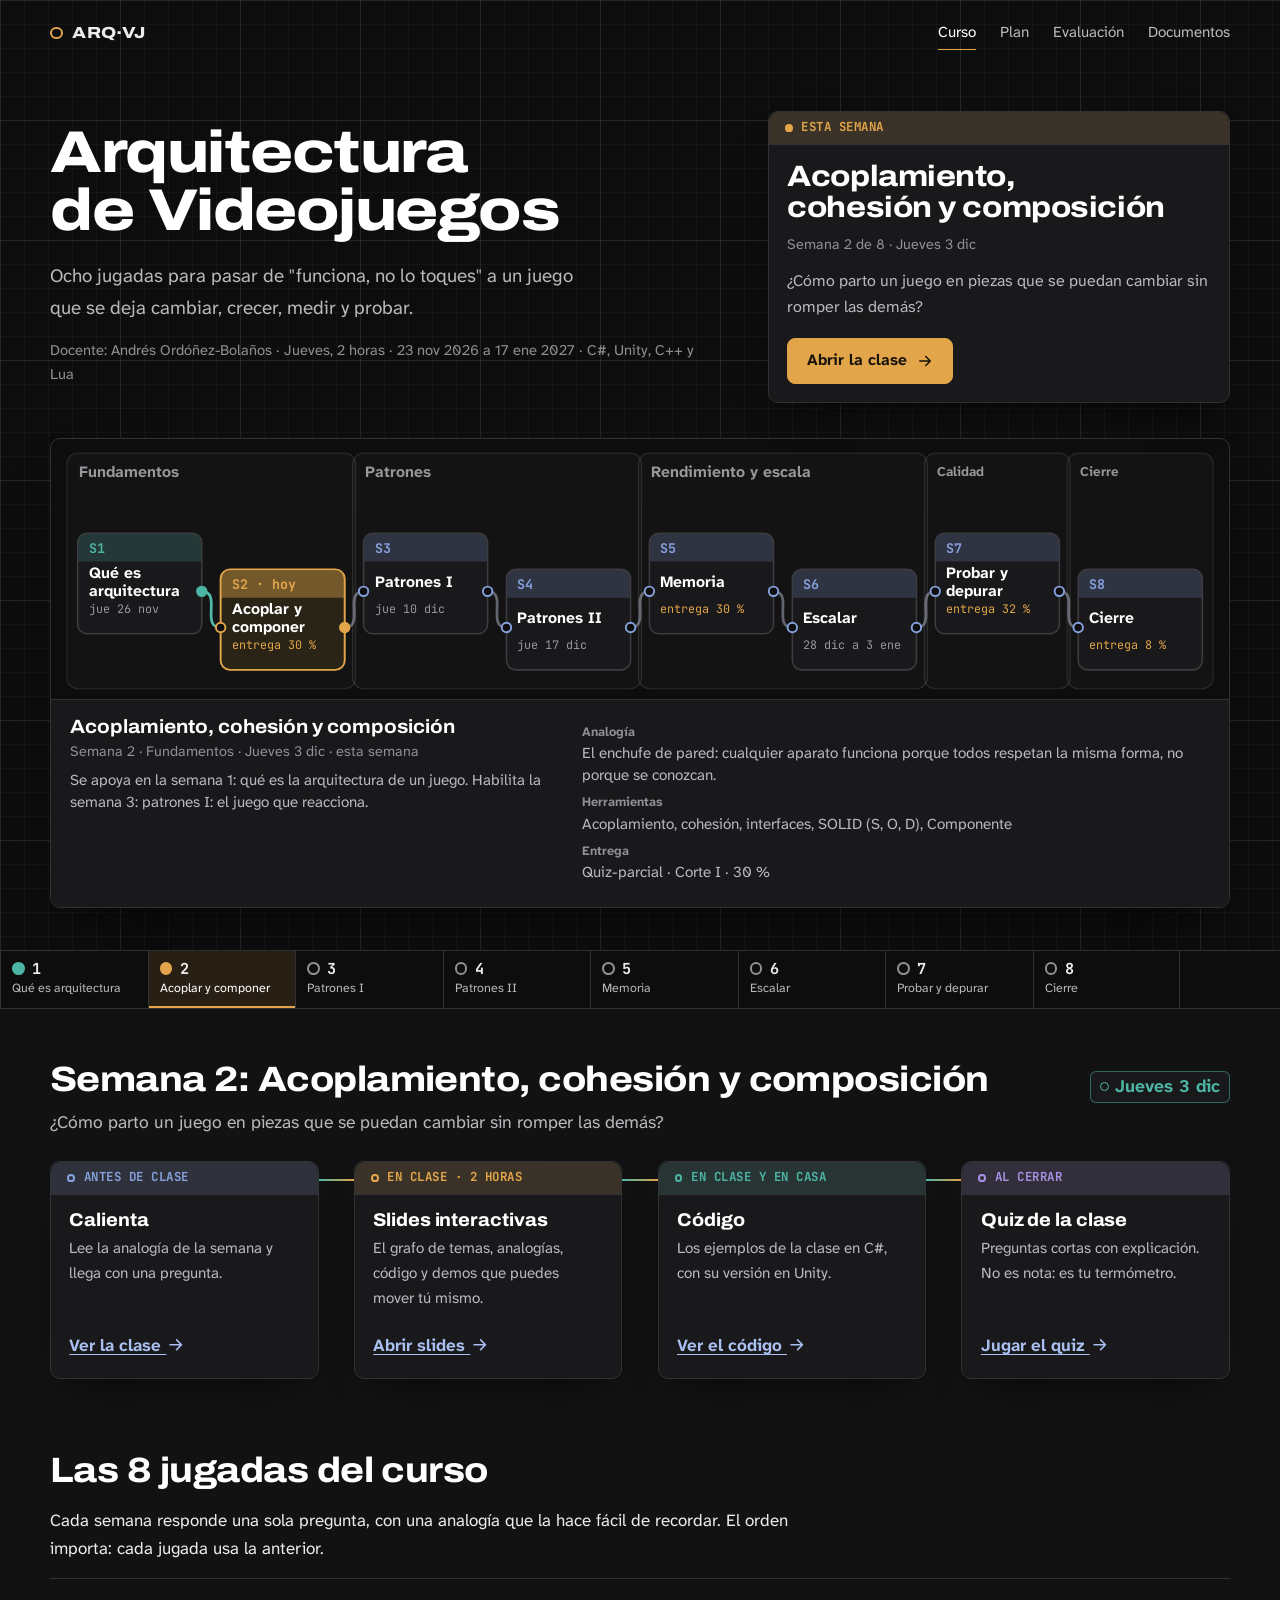
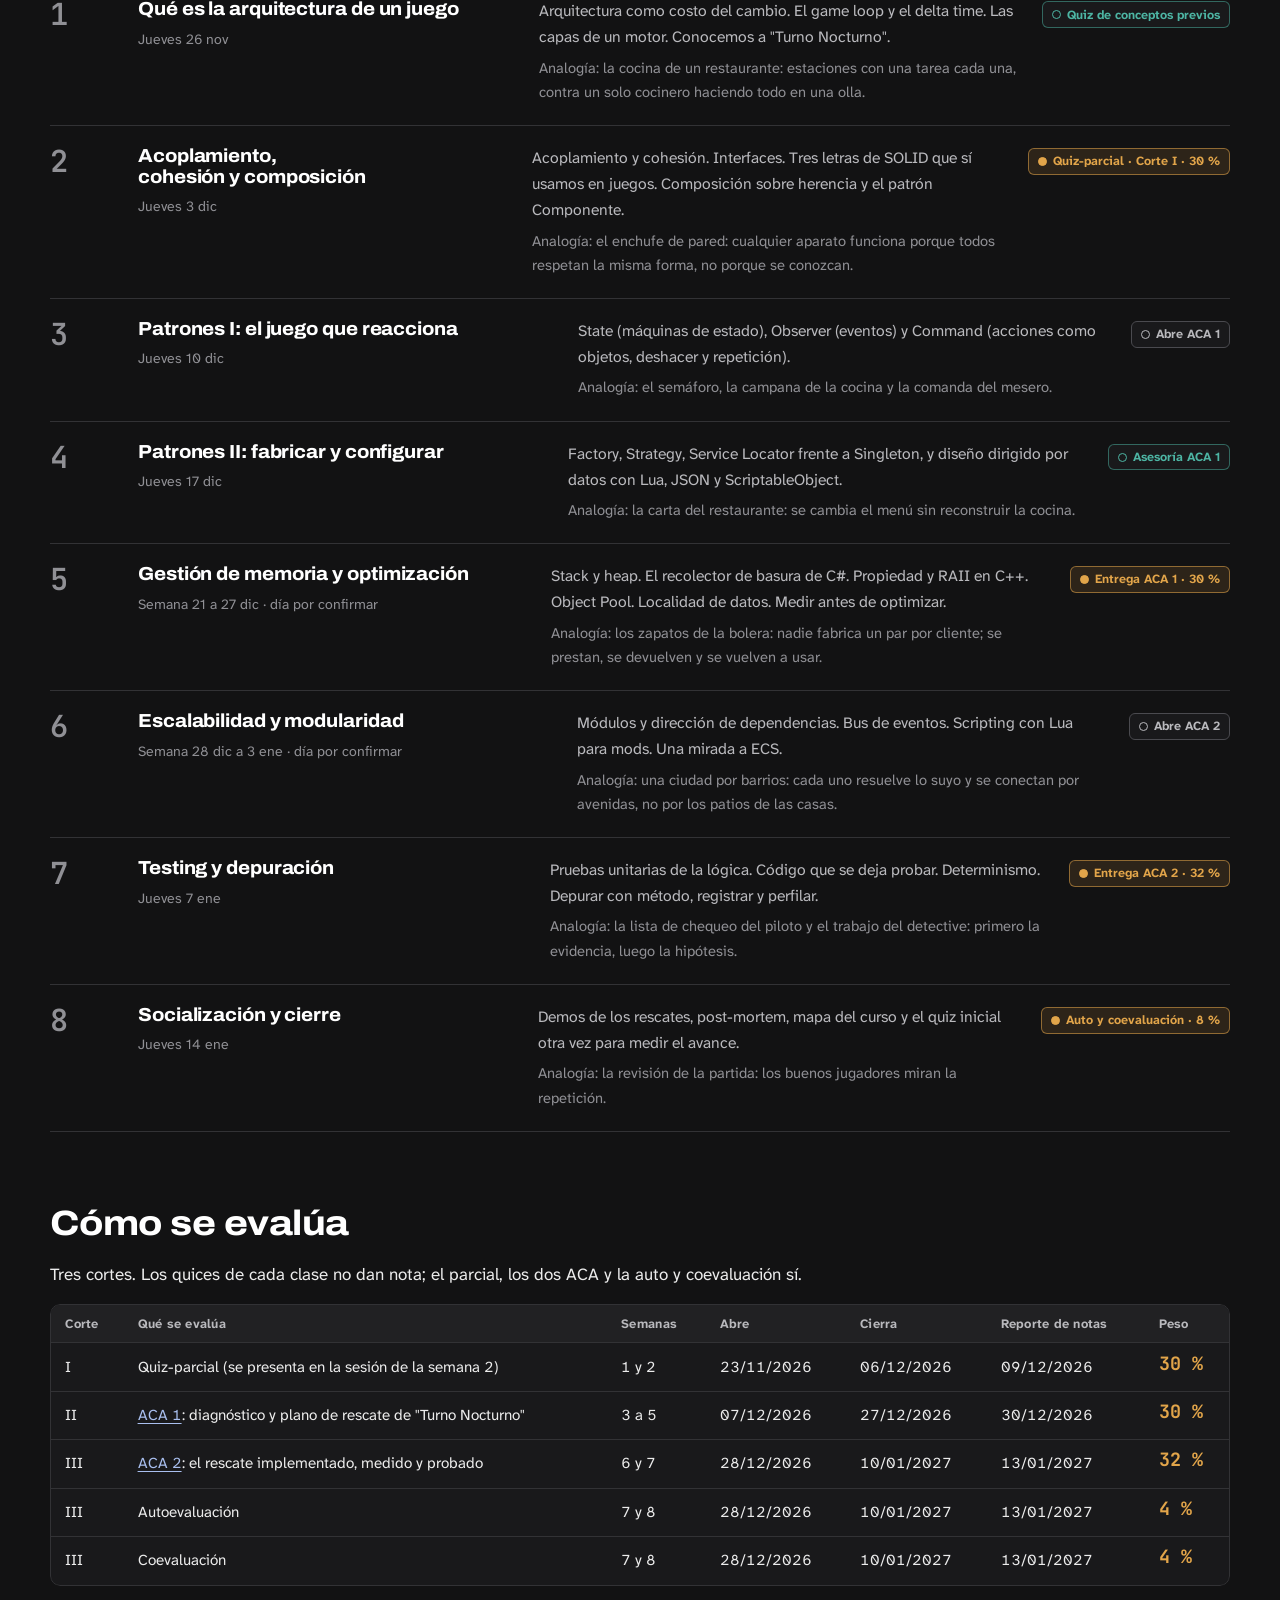
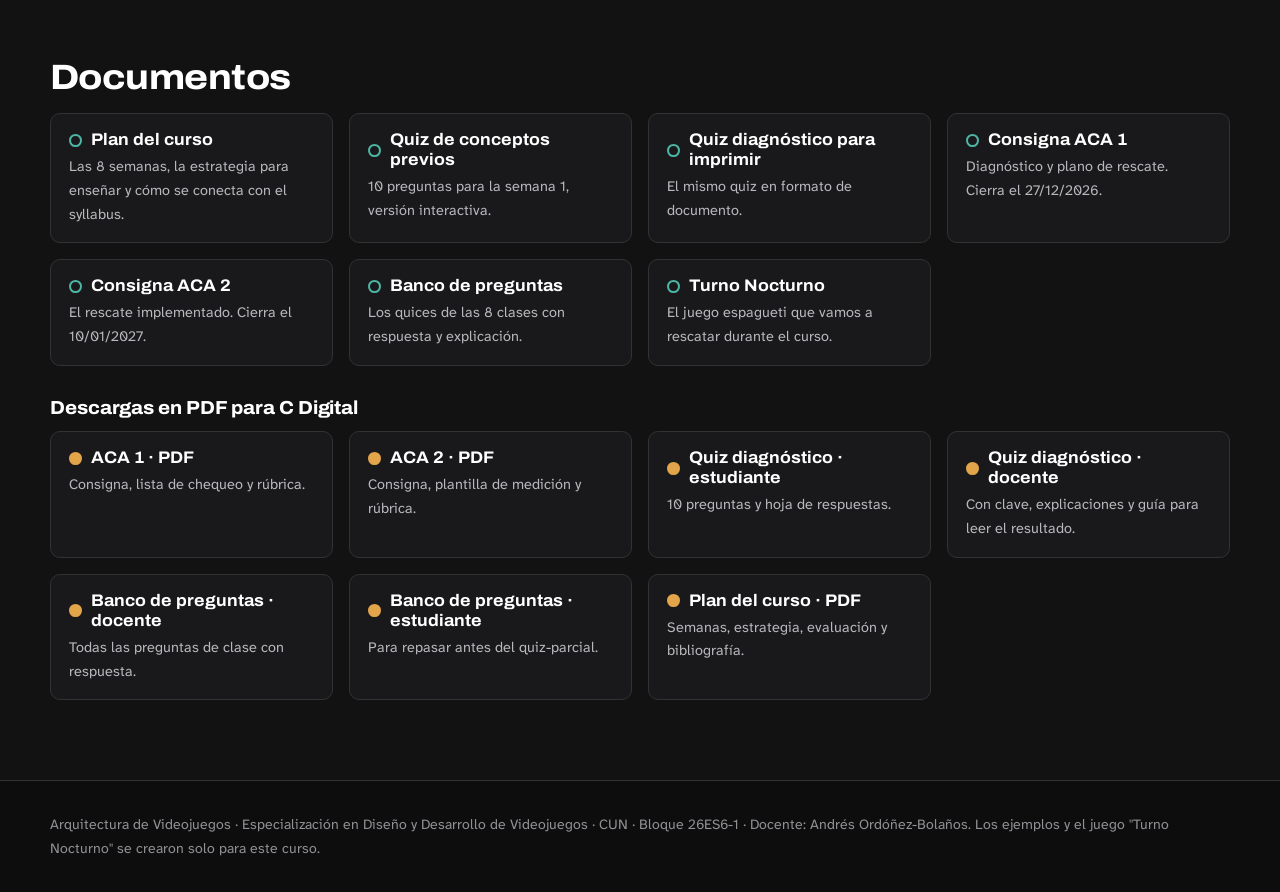
<file: index.html>
<!doctype html>
<html lang="es">
<head>
<meta charset="utf-8">
<meta name="viewport" content="width=device-width, initial-scale=1">
<link rel="preconnect" href="https://fonts.googleapis.com">
<link rel="preconnect" href="https://fonts.gstatic.com" crossorigin>
<link href="https://fonts.googleapis.com/css2?family=Archivo:wdth,wght@100..125,500..800&family=Atkinson+Hyperlegible+Next:wght@400..700&family=JetBrains+Mono:wght@400..700&display=swap" rel="stylesheet">
<link rel="stylesheet" href="assets/style.css">
<title>Arquitectura de Videojuegos · CUN</title>
<meta name="description" content="Curso de Arquitectura de Videojuegos: 8 semanas de slides interactivas, código en C#, quices y proyecto de rescate de un juego espagueti.">
</head>
<body data-page="hub">
<header class="mast" id="mast"></header>
<div id="rail"></div>
<main class="wrap">
  <section id="semana" aria-live="polite"></section>

  <h2 id="jugadas">Las 8 jugadas del curso</h2>
  <p>Cada semana responde una sola pregunta, con una analogía que la hace fácil de recordar. El orden importa: cada jugada usa la anterior.</p>
  <ol class="plays" id="plays"></ol>

  <h2 id="evaluacion">Cómo se evalúa</h2>
  <p>Tres cortes. Los quices de cada clase no dan nota; el parcial, los dos ACA y la auto y coevaluación sí.</p>
  <div class="tblwrap"><table class="tbl">
    <thead><tr><th>Corte</th><th>Qué se evalúa</th><th>Semanas</th><th>Abre</th><th>Cierra</th><th>Reporte de notas</th><th>Peso</th></tr></thead>
    <tbody>
      <tr><td>I</td><td>Quiz-parcial (se presenta en la sesión de la semana 2)</td><td>1 y 2</td><td>23/11/2026</td><td>06/12/2026</td><td>09/12/2026</td><td class="pct">30 %</td></tr>
      <tr><td>II</td><td><a href="docs/aca1.html">ACA 1</a>: diagnóstico y plano de rescate de "Turno Nocturno"</td><td>3 a 5</td><td>07/12/2026</td><td>27/12/2026</td><td>30/12/2026</td><td class="pct">30 %</td></tr>
      <tr><td>III</td><td><a href="docs/aca2.html">ACA 2</a>: el rescate implementado, medido y probado</td><td>6 y 7</td><td>28/12/2026</td><td>10/01/2027</td><td>13/01/2027</td><td class="pct">32 %</td></tr>
      <tr><td>III</td><td>Autoevaluación</td><td>7 y 8</td><td>28/12/2026</td><td>10/01/2027</td><td>13/01/2027</td><td class="pct">4 %</td></tr>
      <tr><td>III</td><td>Coevaluación</td><td>7 y 8</td><td>28/12/2026</td><td>10/01/2027</td><td>13/01/2027</td><td class="pct">4 %</td></tr>
    </tbody>
  </table></div>

  <h2 id="documentos">Documentos</h2>
  <ul class="docs">
    <li><a href="plan.html"><b>Plan del curso</b><span>Las 8 semanas, la estrategia para enseñar y cómo se conecta con el syllabus.</span></a></li>
    <li><a href="quiz.html?s=diag"><b>Quiz de conceptos previos</b><span>10 preguntas para la semana 1, versión interactiva.</span></a></li>
    <li><a href="docs/quiz-diagnostico.html"><b>Quiz diagnóstico para imprimir</b><span>El mismo quiz en formato de documento.</span></a></li>
    <li><a href="docs/aca1.html"><b>Consigna ACA 1</b><span>Diagnóstico y plano de rescate. Cierra el 27/12/2026.</span></a></li>
    <li><a href="docs/aca2.html"><b>Consigna ACA 2</b><span>El rescate implementado. Cierra el 10/01/2027.</span></a></li>
    <li><a href="docs/banco-preguntas.html"><b>Banco de preguntas</b><span>Los quices de las 8 clases con respuesta y explicación.</span></a></li>
    <li><a href="proyecto/TurnoNocturno/README.html"><b>Turno Nocturno</b><span>El juego espagueti que vamos a rescatar durante el curso.</span></a></li>
  </ul>

  <h3 id="pdf" style="margin:2rem 0 .8rem">Descargas en PDF para C Digital</h3>
  <ul class="docs pdfs">
    <li><a href="entregables/ACA1-Diagnostico-y-plano-de-rescate.pdf" download><b>ACA 1 · PDF</b><span>Consigna, lista de chequeo y rúbrica.</span></a></li>
    <li><a href="entregables/ACA2-Rescate-implementado.pdf" download><b>ACA 2 · PDF</b><span>Consigna, plantilla de medición y rúbrica.</span></a></li>
    <li><a href="entregables/Quiz-diagnostico-estudiante.pdf" download><b>Quiz diagnóstico · estudiante</b><span>10 preguntas y hoja de respuestas.</span></a></li>
    <li><a href="entregables/Quiz-diagnostico-con-respuestas.pdf" download><b>Quiz diagnóstico · docente</b><span>Con clave, explicaciones y guía para leer el resultado.</span></a></li>
    <li><a href="entregables/Banco-de-preguntas-con-respuestas.pdf" download><b>Banco de preguntas · docente</b><span>Todas las preguntas de clase con respuesta.</span></a></li>
    <li><a href="entregables/Banco-de-preguntas-estudiante.pdf" download><b>Banco de preguntas · estudiante</b><span>Para repasar antes del quiz-parcial.</span></a></li>
    <li><a href="entregables/Plan-del-curso.pdf" download><b>Plan del curso · PDF</b><span>Semanas, estrategia, evaluación y bibliografía.</span></a></li>
  </ul>
</main>
<div id="foot"></div>
<script src="data/curso.js"></script>
<script src="assets/fig.js"></script>
<script src="assets/app.js"></script>
</body>
</html>
</file>
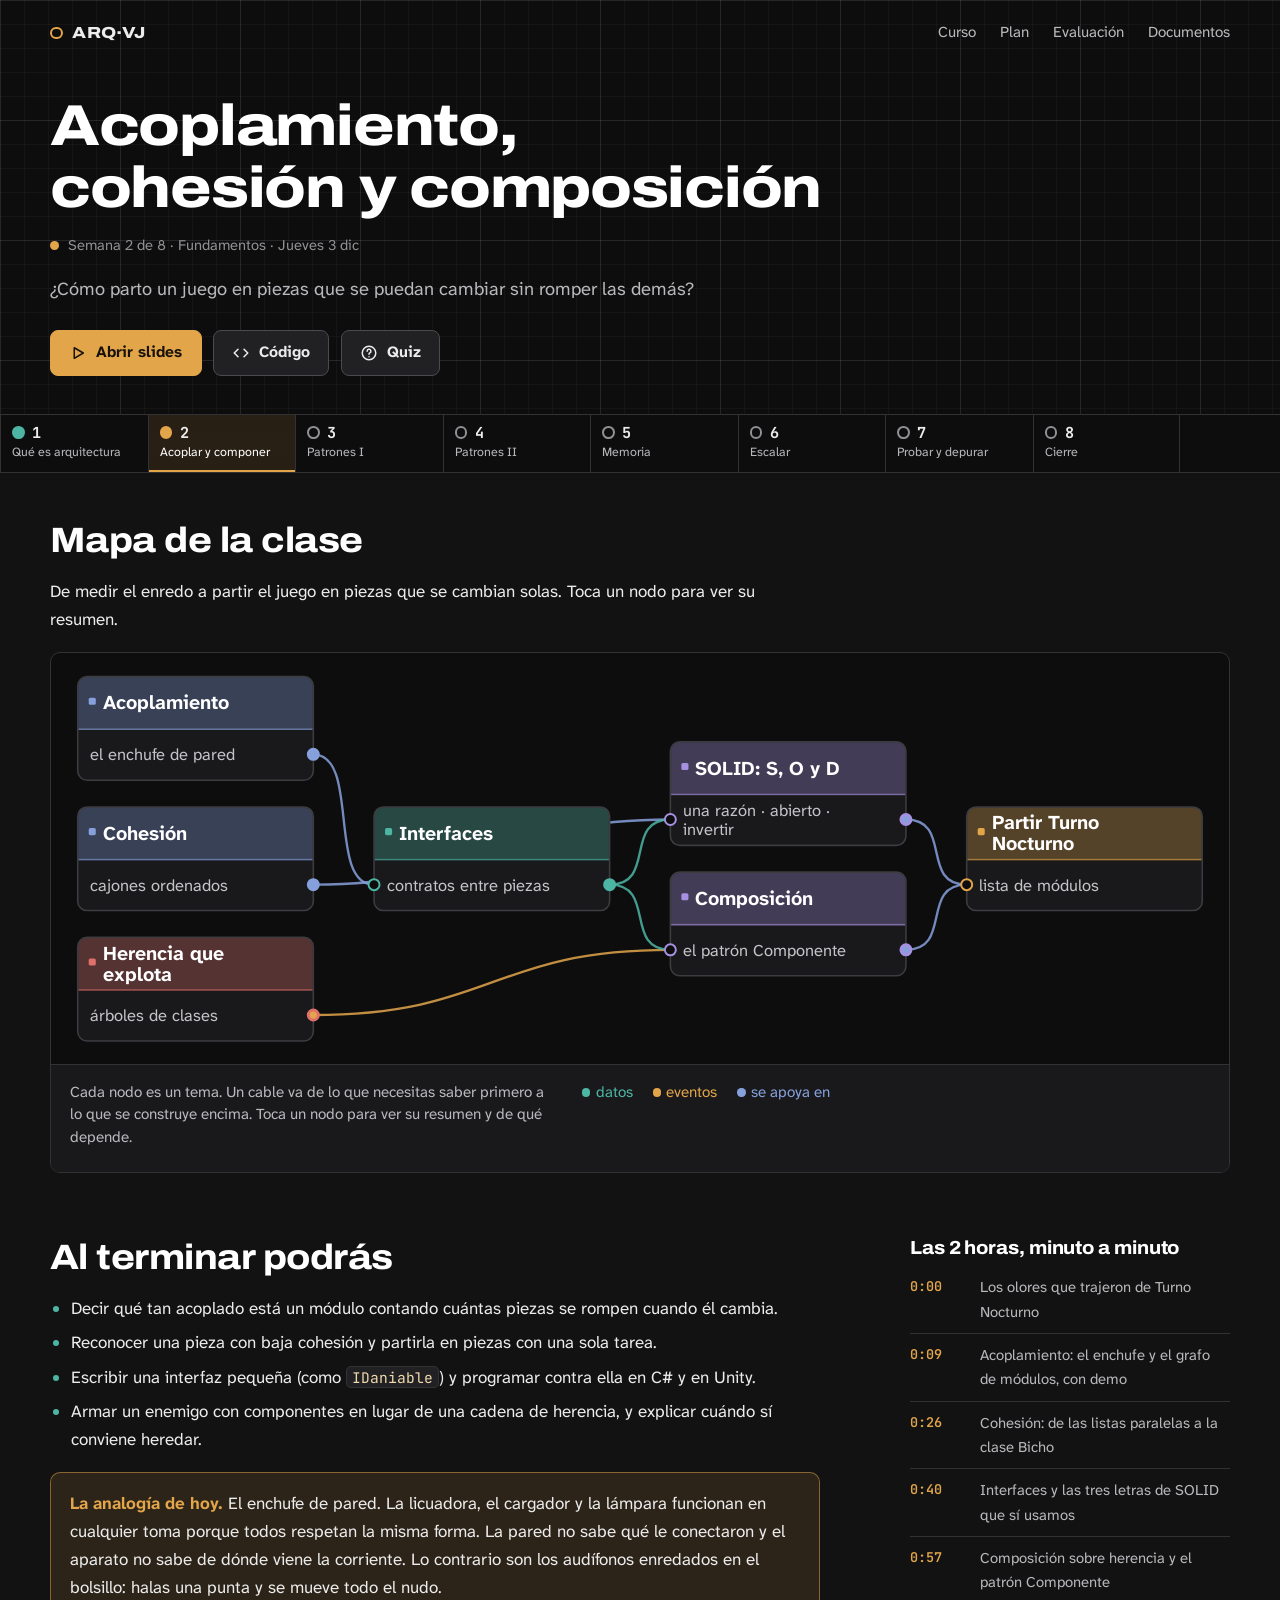
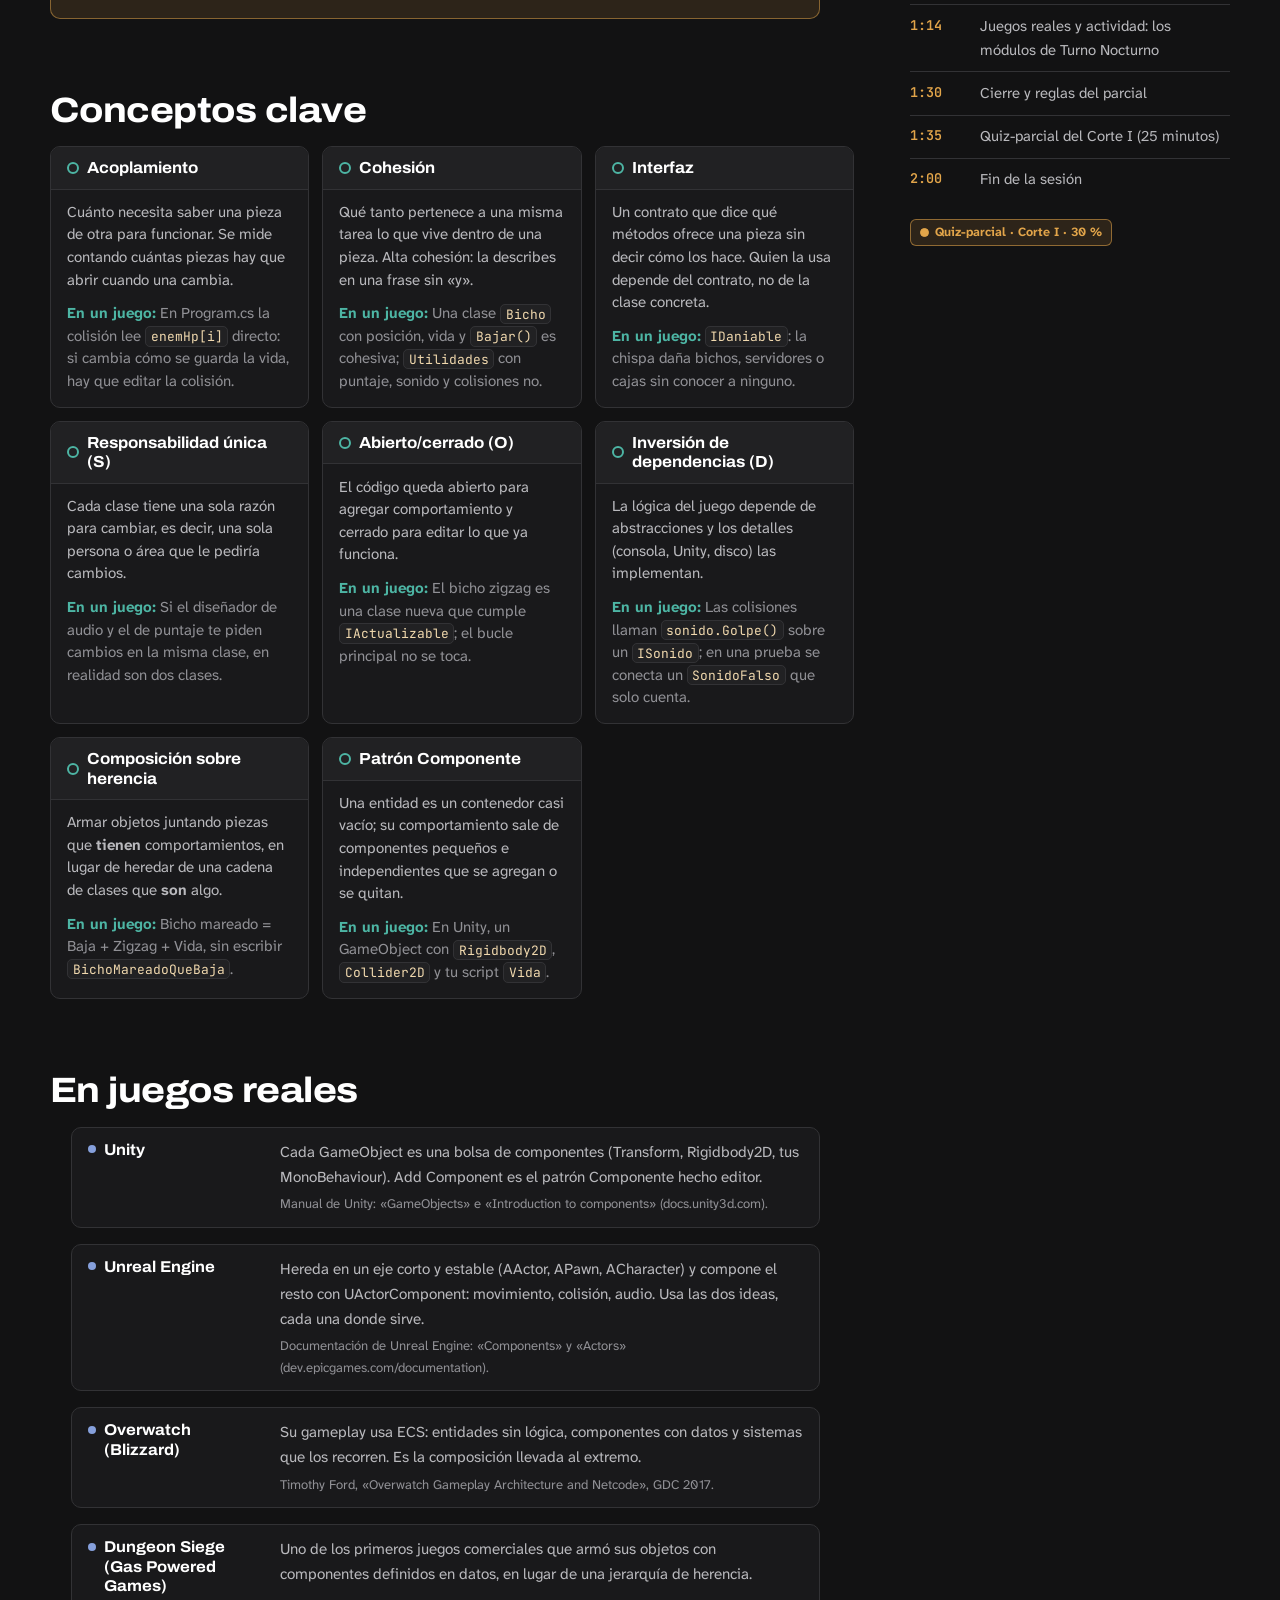
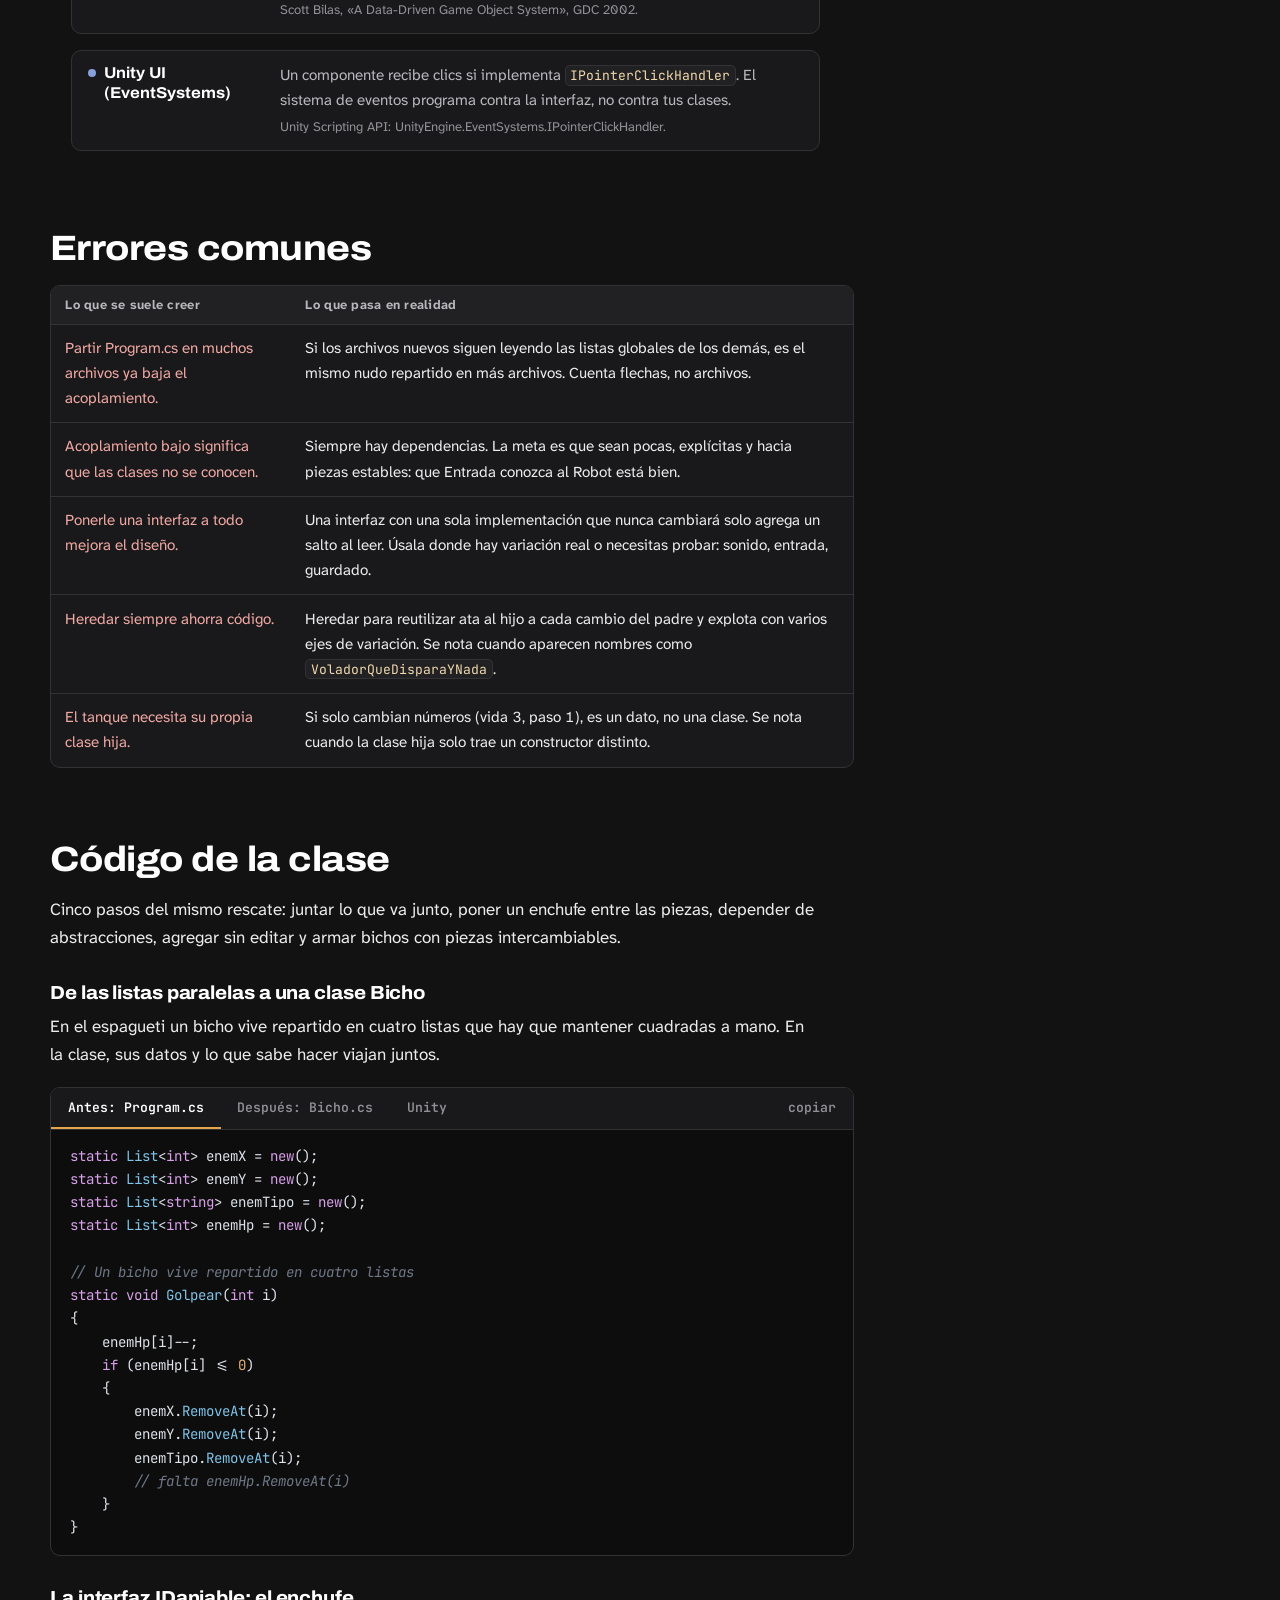
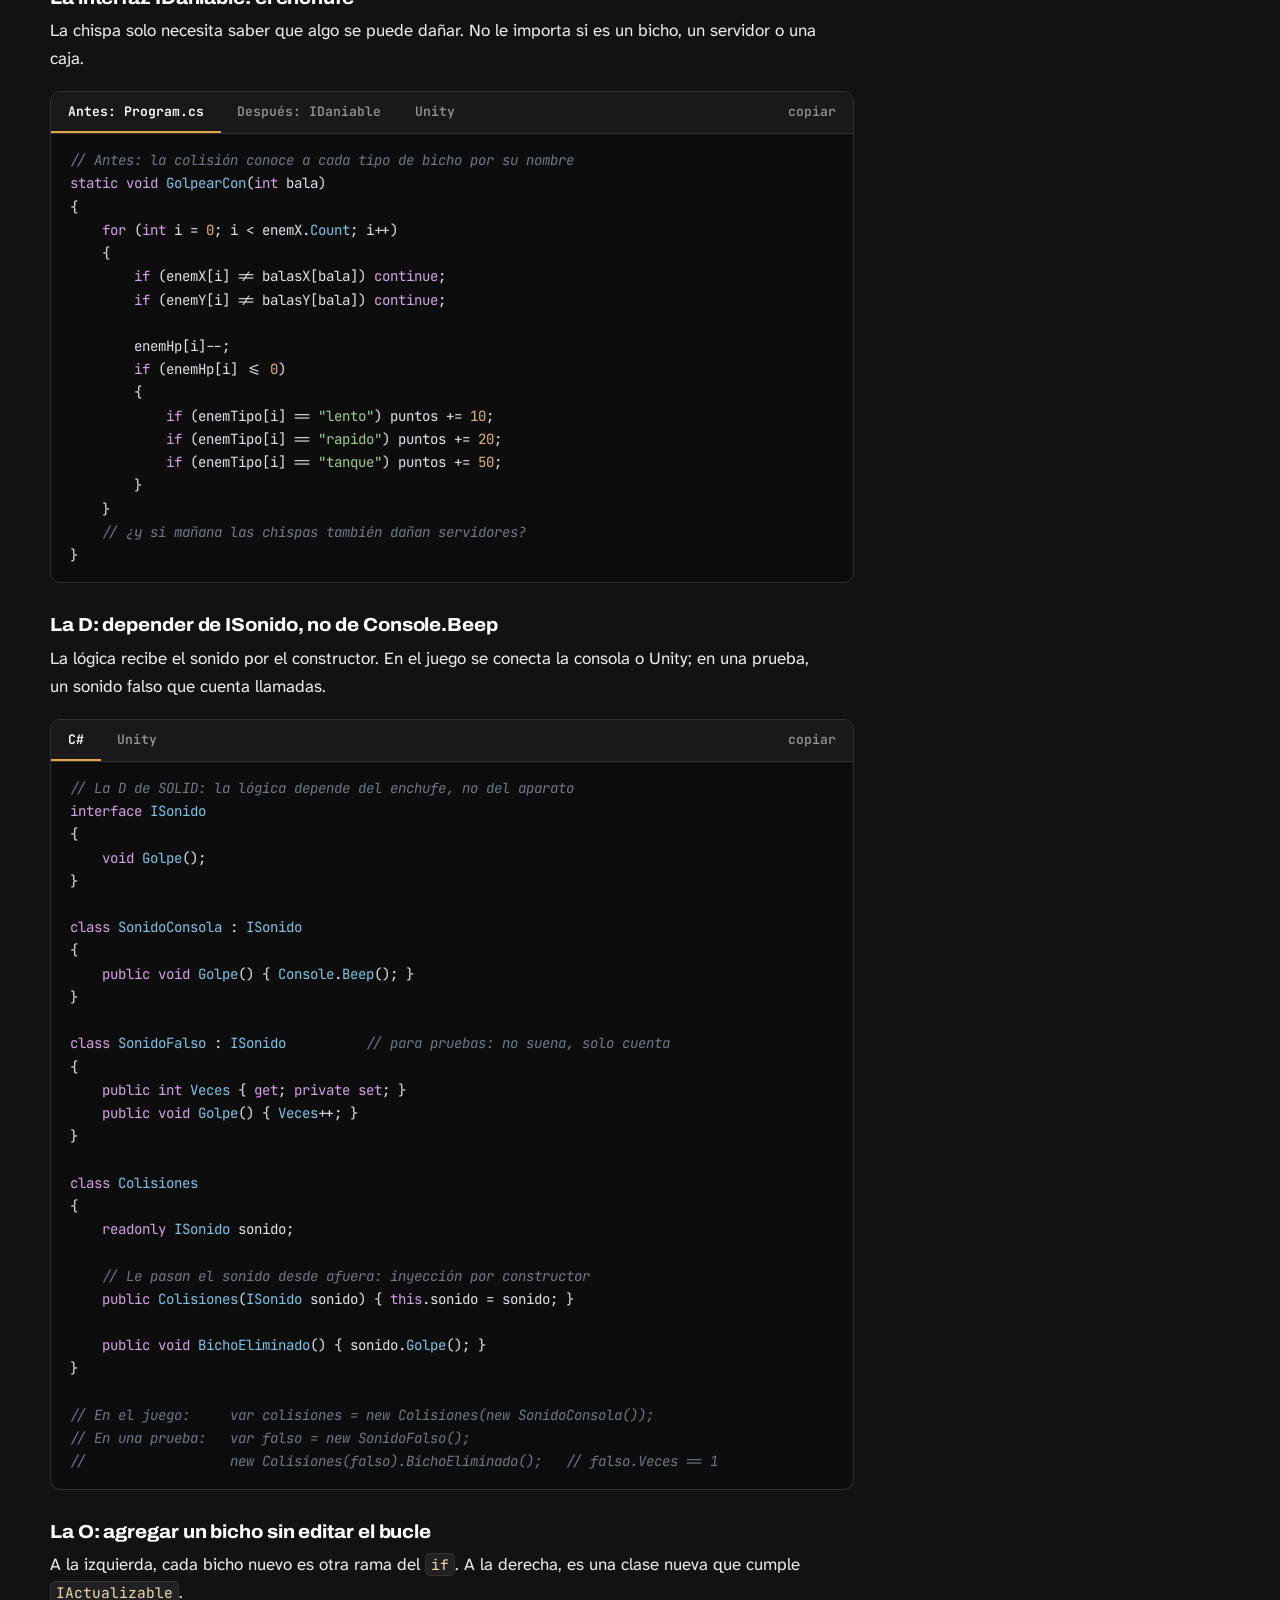
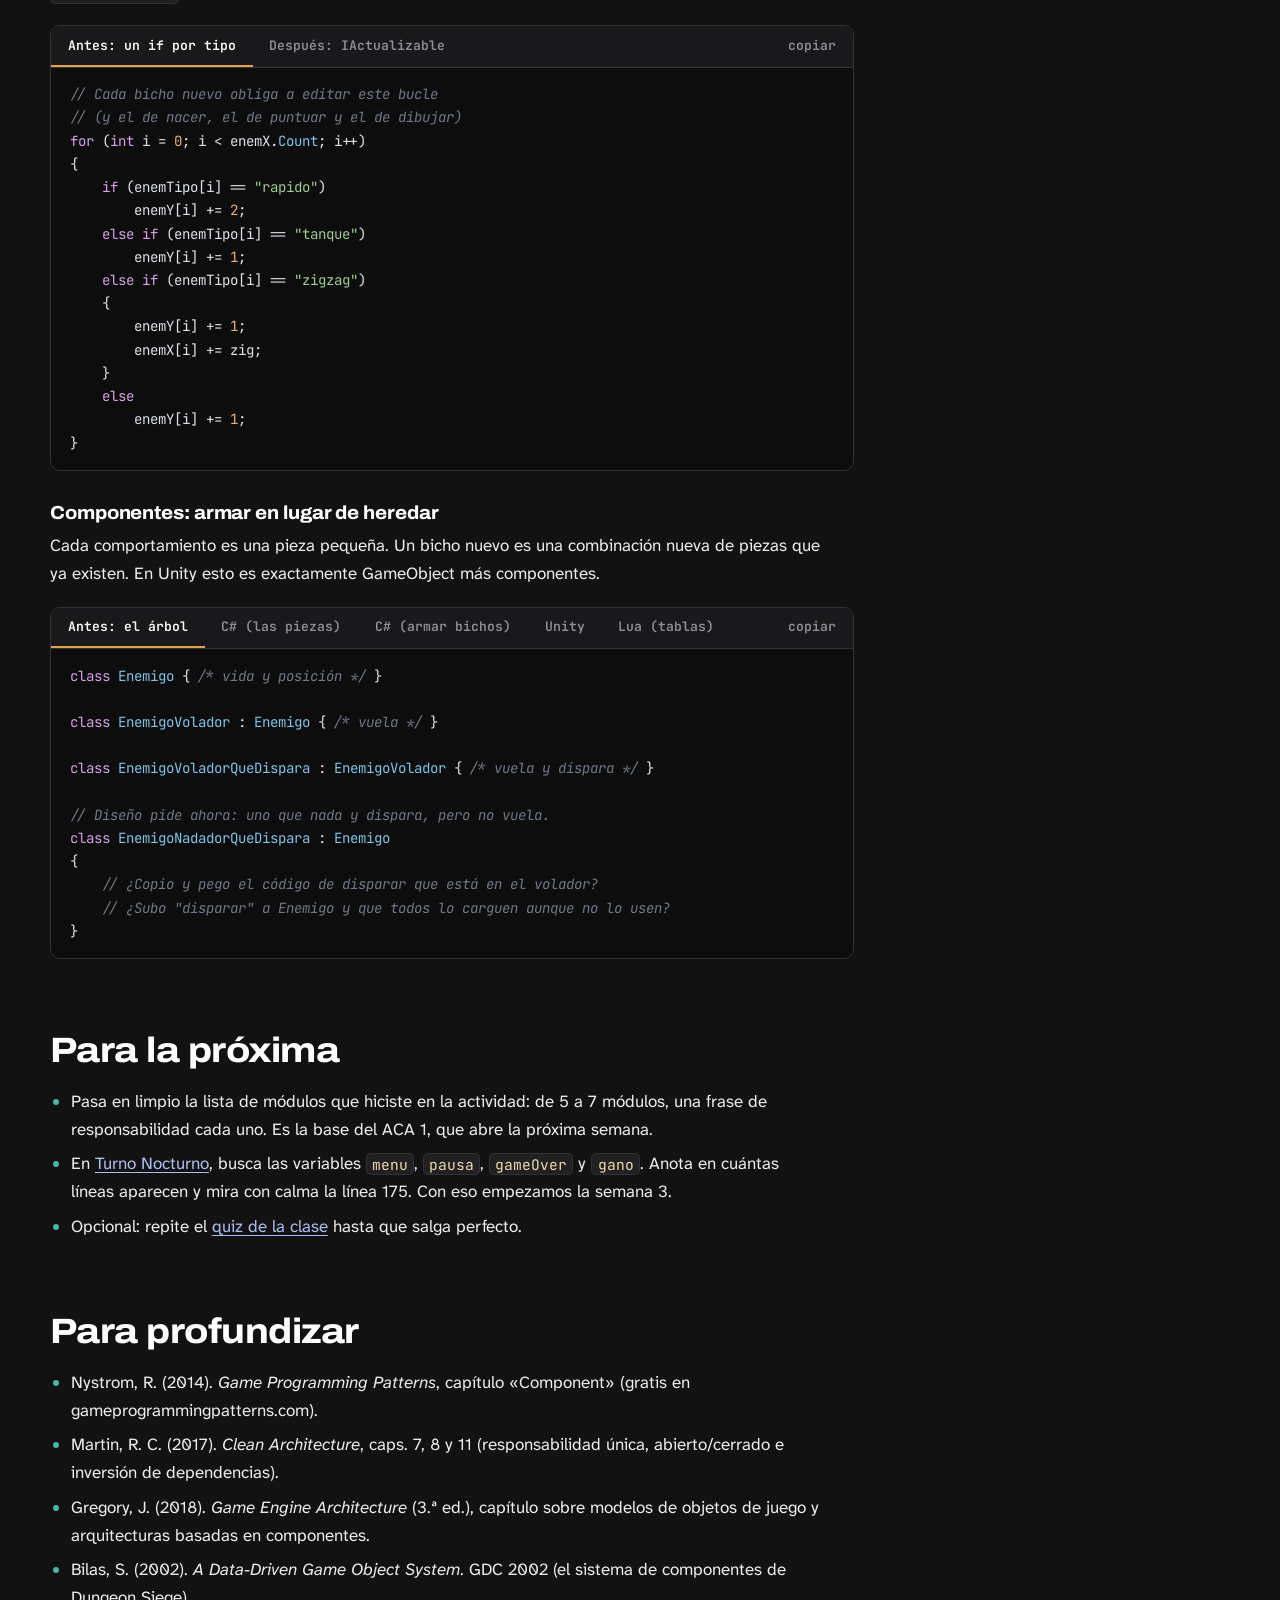
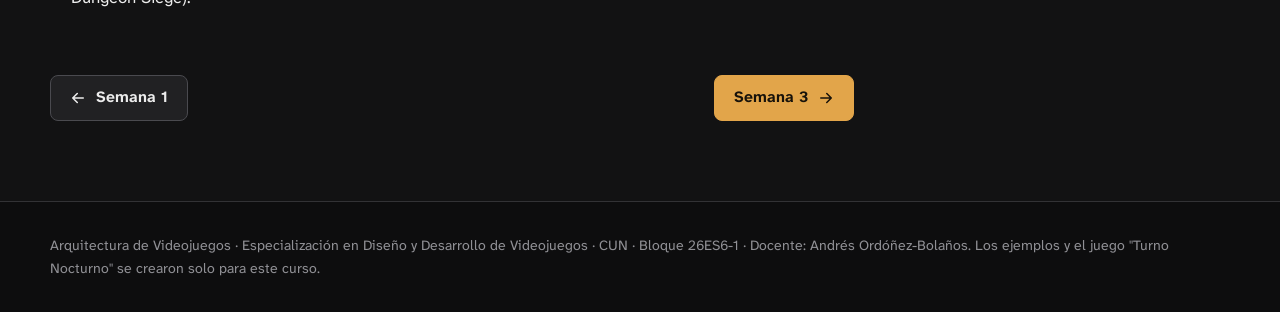
<file: clase.html>
<!doctype html>
<html lang="es">
<head>
<meta charset="utf-8">
<meta name="viewport" content="width=device-width, initial-scale=1">
<link rel="preconnect" href="https://fonts.googleapis.com">
<link rel="preconnect" href="https://fonts.gstatic.com" crossorigin>
<link href="https://fonts.googleapis.com/css2?family=Archivo:wdth,wght@100..125,500..800&family=Atkinson+Hyperlegible+Next:wght@400..700&family=JetBrains+Mono:wght@400..700&display=swap" rel="stylesheet">
<link rel="stylesheet" href="assets/style.css">
<title>Arquitectura de Videojuegos</title>
</head>
<body data-page="clase">
<header class="mast" id="mast"></header>
<div id="rail"></div>
<main class="wrap" id="main"></main>
<div id="foot"></div>
<script src="data/curso.js"></script>
<script src="assets/fig.js"></script>
<script src="assets/app.js"></script>
</body>
</html>
</file>
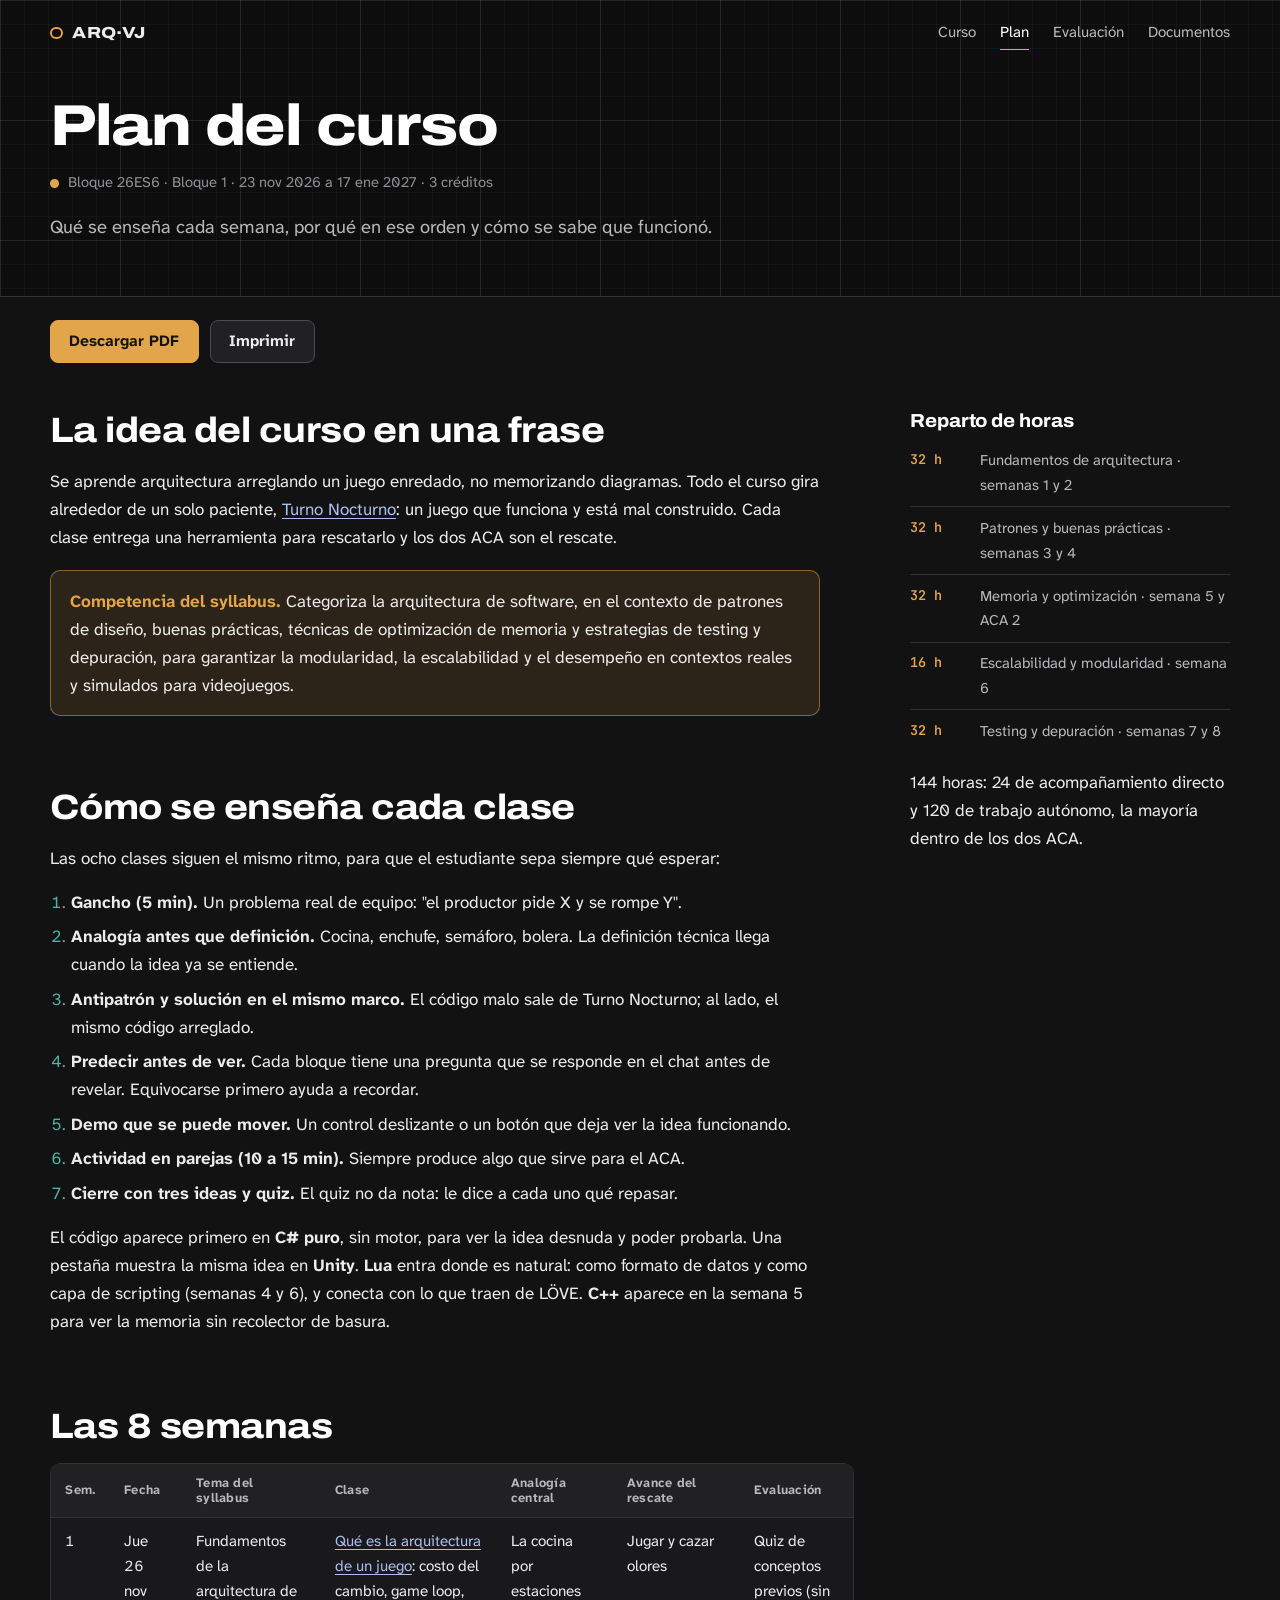
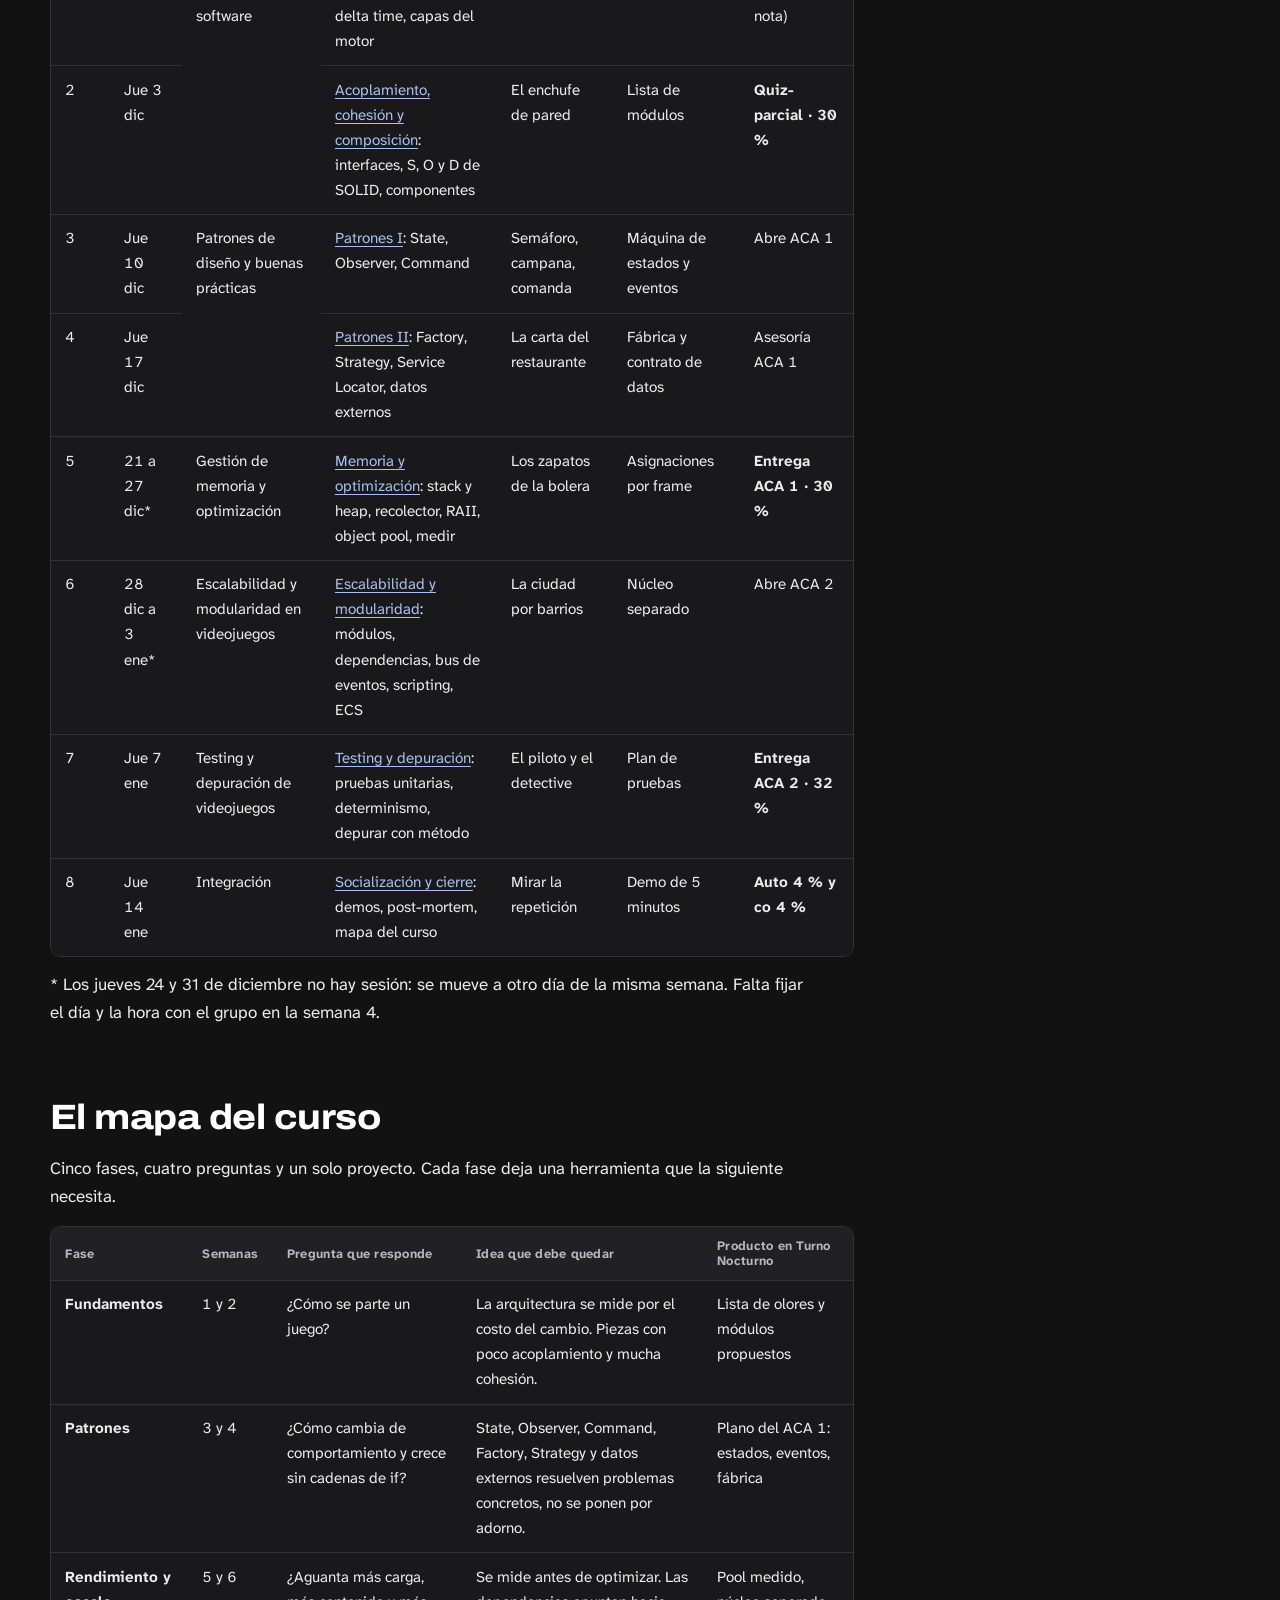
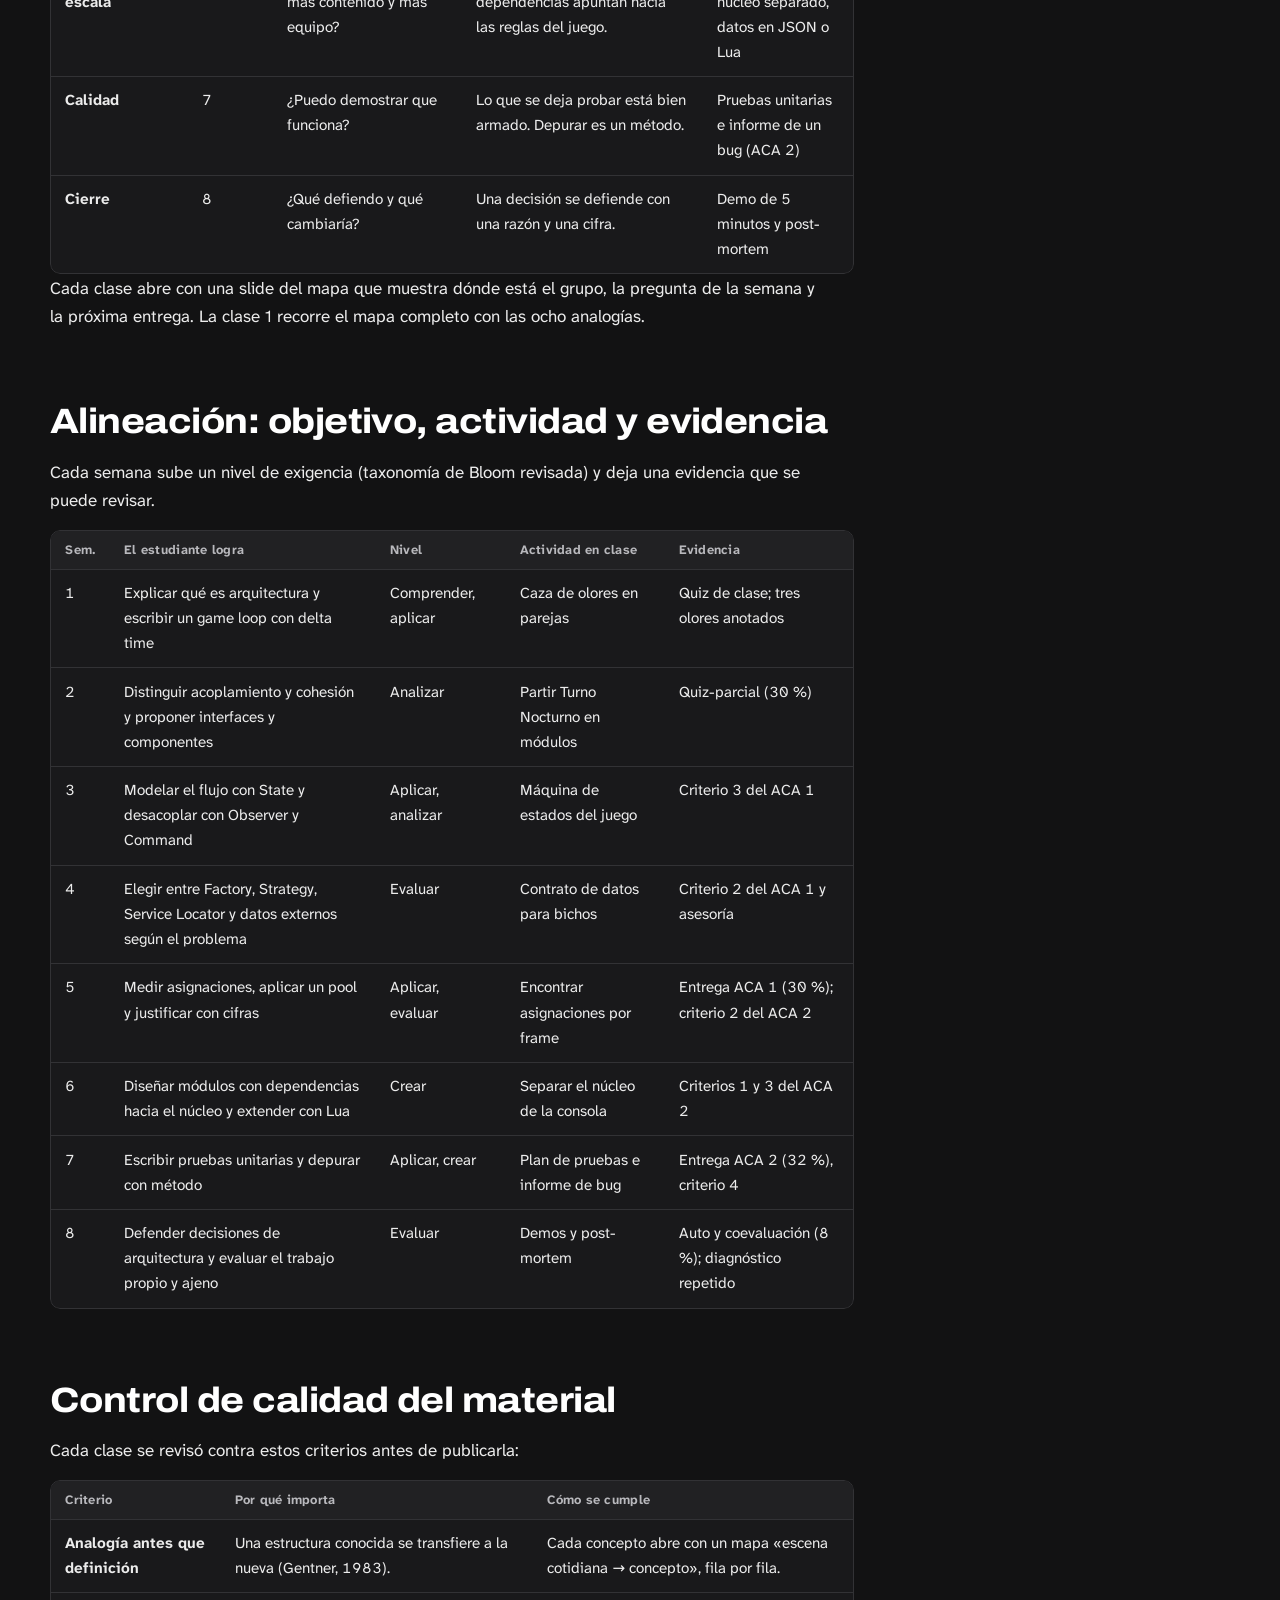
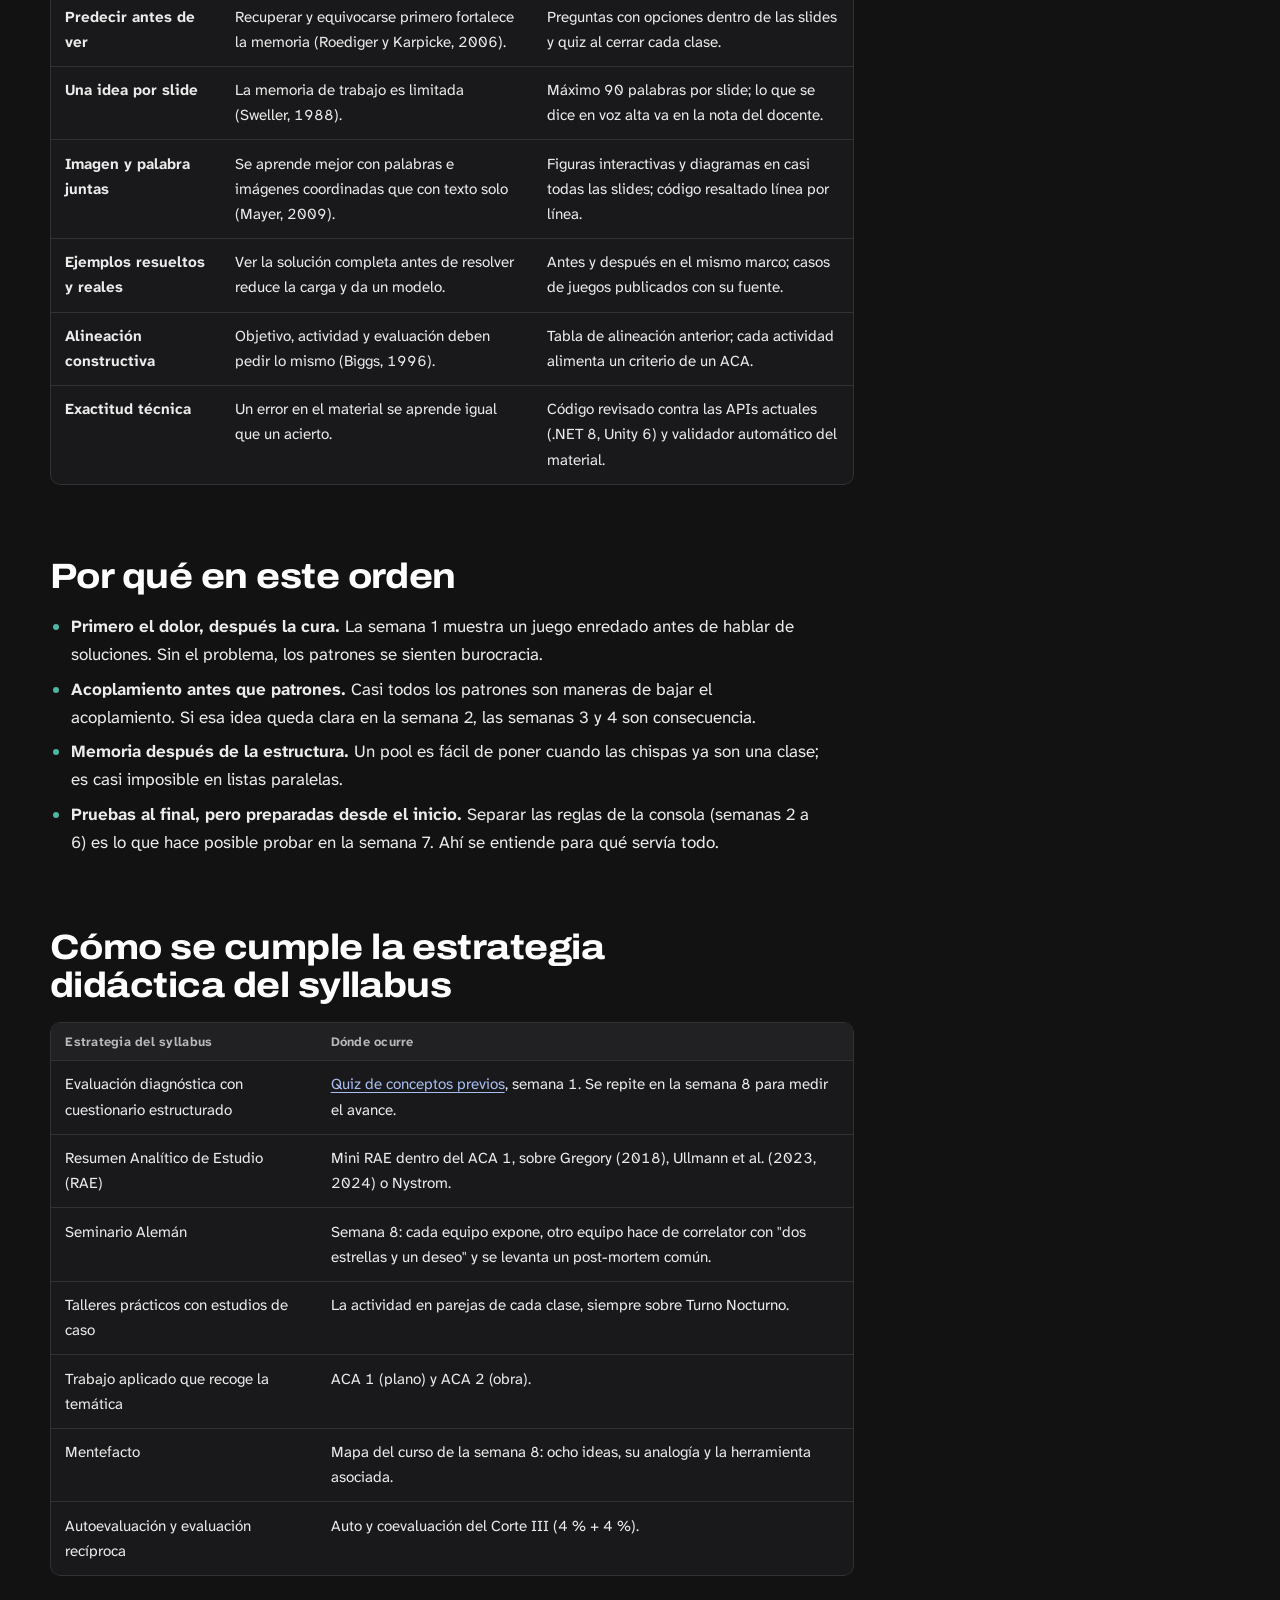
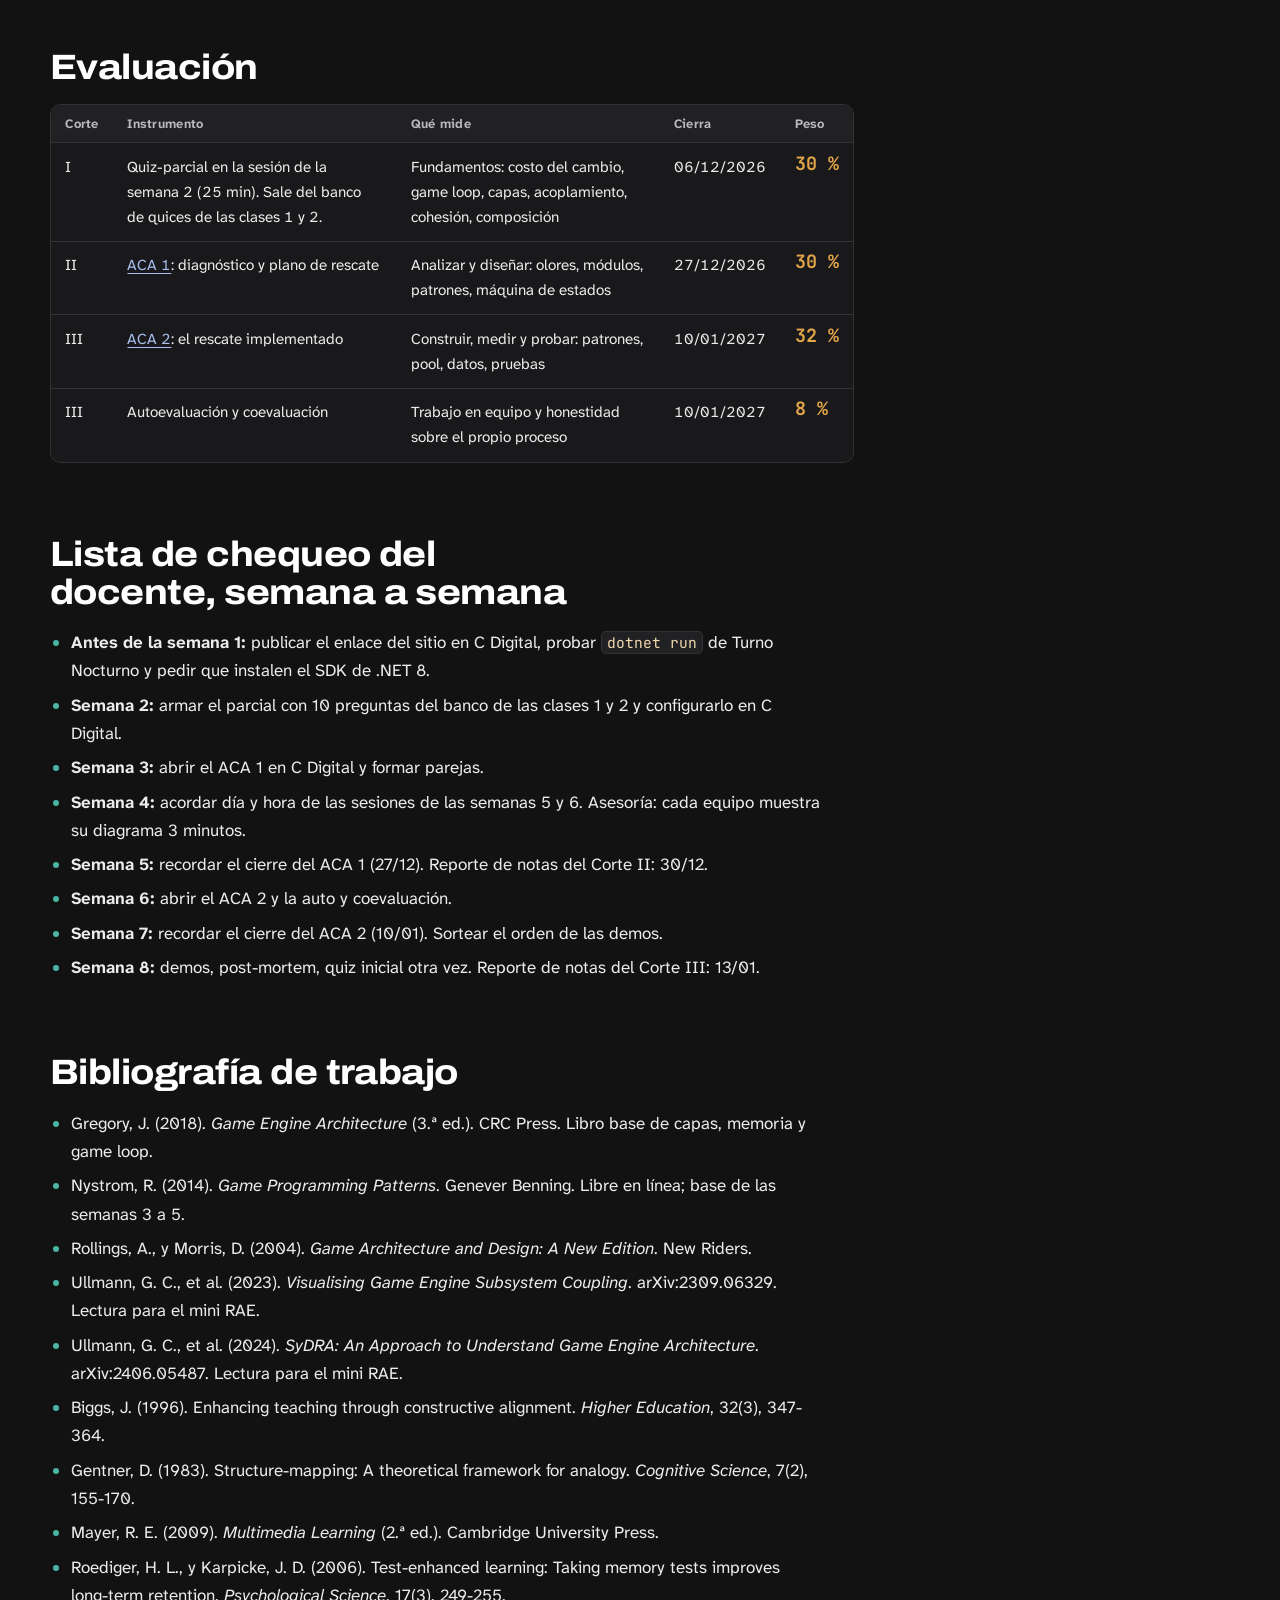
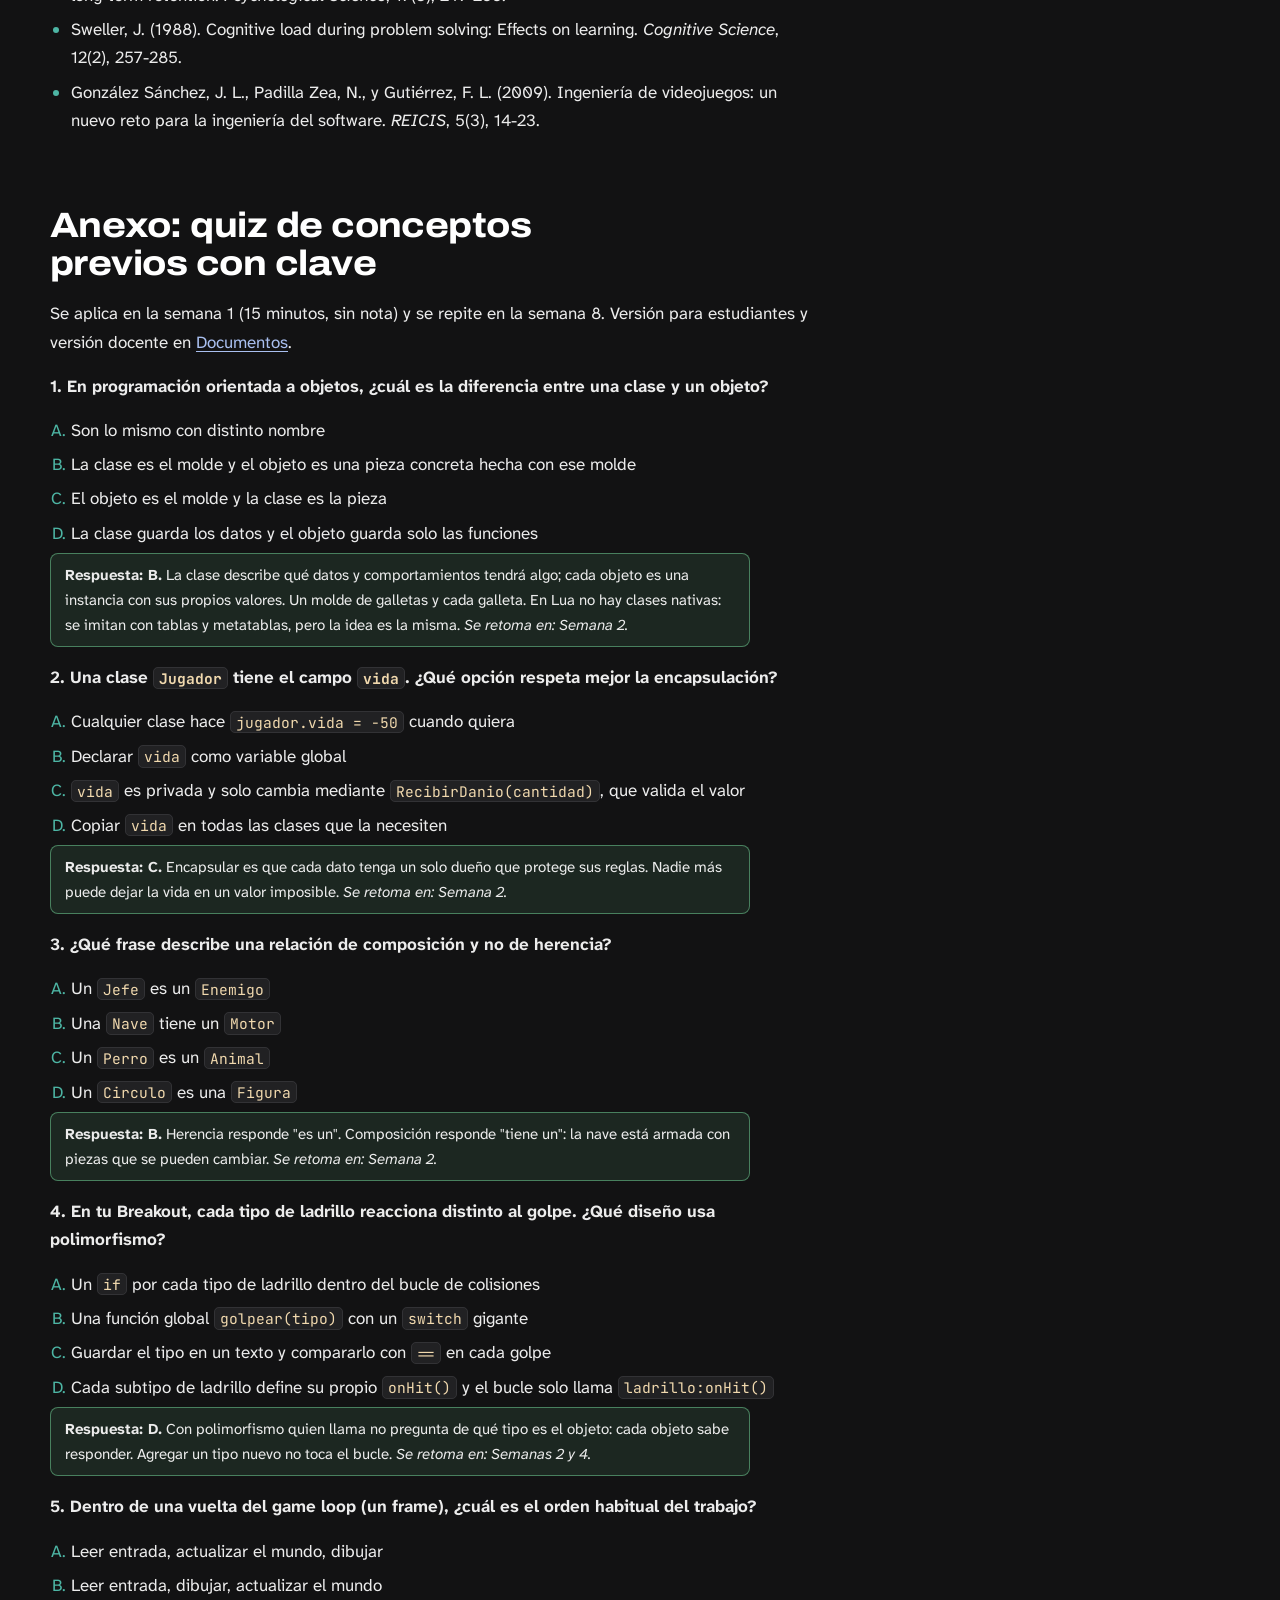
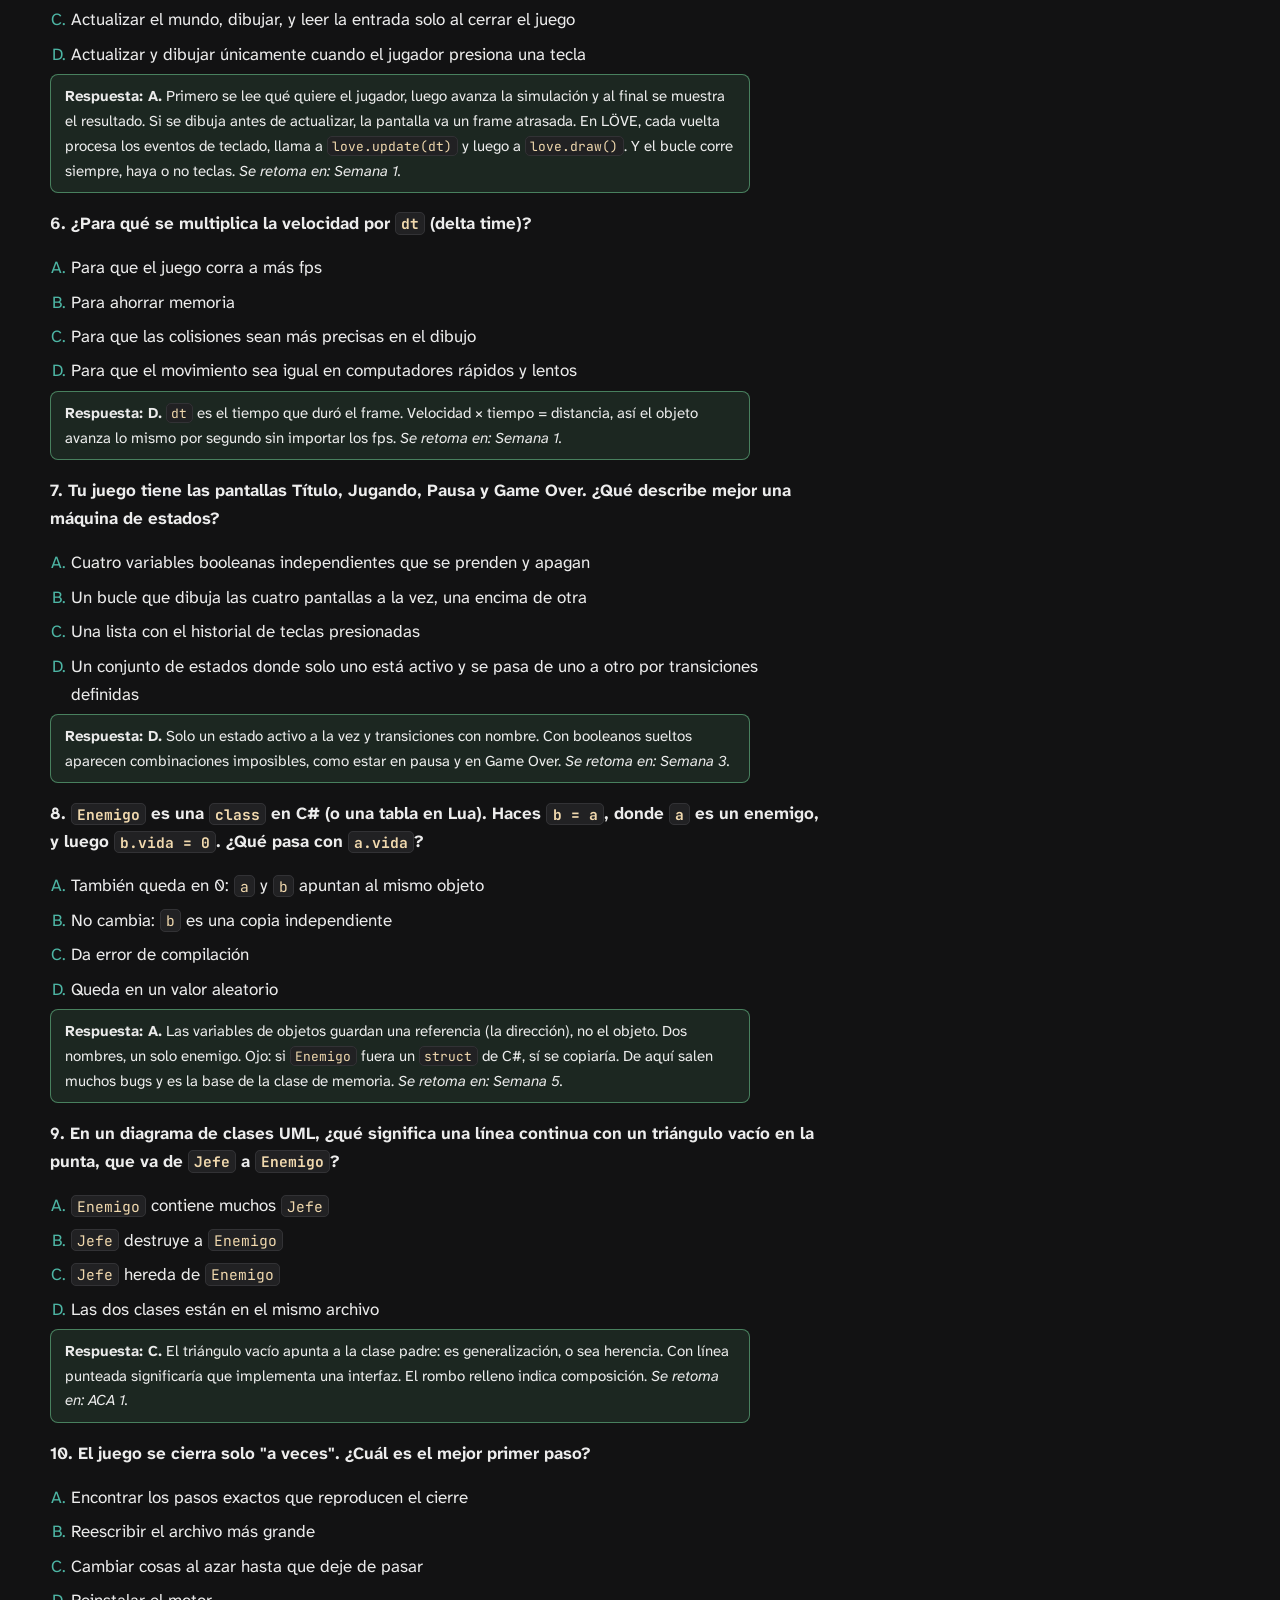
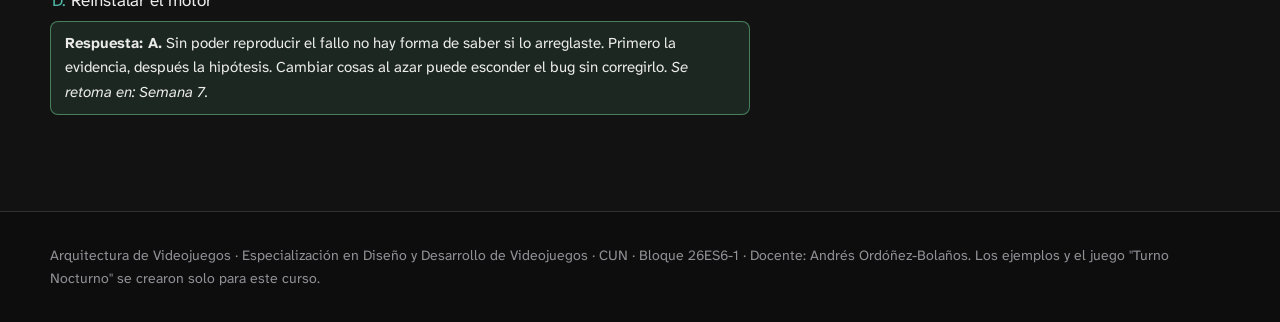
<file: plan.html>
<!doctype html>
<html lang="es">
<head>
<meta charset="utf-8">
<meta name="viewport" content="width=device-width, initial-scale=1">
<link rel="preconnect" href="https://fonts.googleapis.com">
<link rel="preconnect" href="https://fonts.gstatic.com" crossorigin>
<link href="https://fonts.googleapis.com/css2?family=Archivo:wdth,wght@100..125,500..800&family=Atkinson+Hyperlegible+Next:wght@400..700&family=JetBrains+Mono:wght@400..700&display=swap" rel="stylesheet">
<link rel="stylesheet" href="assets/style.css">
<title>Plan del curso · Arquitectura de Videojuegos</title>
</head>
<body data-page="plan">
<header class="mast" id="mast" data-meta="Bloque 26ES6 · Bloque 1 · 23 nov 2026 a 17 ene 2027 · 3 créditos" data-h1="Plan del curso" data-q="Qué se enseña cada semana, por qué en ese orden y cómo se sabe que funcionó."></header>
<main class="wrap">
<div class="doctools"><a class="btn" href="entregables/Plan-del-curso.pdf" download>Descargar PDF</a><button class="btn alt" onclick="print()">Imprimir</button></div>
<div class="printonly"><h1>Plan del curso · Arquitectura de Videojuegos</h1><p>CUN · Especialización en Diseño y Desarrollo de Videojuegos · Bloque 26ES6, Bloque 1 · 23 nov 2026 a 17 ene 2027 · Docente: Andrés Ordóñez-Bolaños</p></div>
<div class="cols"><div class="prose">

<h2>La idea del curso en una frase</h2>
<p>Se aprende arquitectura arreglando un juego enredado, no memorizando diagramas. Todo el curso gira alrededor de un solo paciente, <a href="proyecto/TurnoNocturno/README.html">Turno Nocturno</a>: un juego que funciona y está mal construido. Cada clase entrega una herramienta para rescatarlo y los dos ACA son el rescate.</p>
<div class="note key"><p><b>Competencia del syllabus.</b> Categoriza la arquitectura de software, en el contexto de patrones de diseño, buenas prácticas, técnicas de optimización de memoria y estrategias de testing y depuración, para garantizar la modularidad, la escalabilidad y el desempeño en contextos reales y simulados para videojuegos.</p></div>

<h2>Cómo se enseña cada clase</h2>
<p>Las ocho clases siguen el mismo ritmo, para que el estudiante sepa siempre qué esperar:</p>
<ol>
  <li><b>Gancho (5 min).</b> Un problema real de equipo: "el productor pide X y se rompe Y".</li>
  <li><b>Analogía antes que definición.</b> Cocina, enchufe, semáforo, bolera. La definición técnica llega cuando la idea ya se entiende.</li>
  <li><b>Antipatrón y solución en el mismo marco.</b> El código malo sale de Turno Nocturno; al lado, el mismo código arreglado.</li>
  <li><b>Predecir antes de ver.</b> Cada bloque tiene una pregunta que se responde en el chat antes de revelar. Equivocarse primero ayuda a recordar.</li>
  <li><b>Demo que se puede mover.</b> Un control deslizante o un botón que deja ver la idea funcionando.</li>
  <li><b>Actividad en parejas (10 a 15 min).</b> Siempre produce algo que sirve para el ACA.</li>
  <li><b>Cierre con tres ideas y quiz.</b> El quiz no da nota: le dice a cada uno qué repasar.</li>
</ol>
<p>El código aparece primero en <b>C# puro</b>, sin motor, para ver la idea desnuda y poder probarla. Una pestaña muestra la misma idea en <b>Unity</b>. <b>Lua</b> entra donde es natural: como formato de datos y como capa de scripting (semanas 4 y 6), y conecta con lo que traen de LÖVE. <b>C++</b> aparece en la semana 5 para ver la memoria sin recolector de basura.</p>

<h2>Las 8 semanas</h2>
<div class="tblwrap"><table class="tbl">
  <thead><tr><th>Sem.</th><th>Fecha</th><th>Tema del syllabus</th><th>Clase</th><th>Analogía central</th><th>Avance del rescate</th><th>Evaluación</th></tr></thead>
  <tbody>
    <tr><td>1</td><td>Jue 26 nov</td><td rowspan="2">Fundamentos de la arquitectura de software</td><td><a href="clase.html?s=1">Qué es la arquitectura de un juego</a>: costo del cambio, game loop, delta time, capas del motor</td><td>La cocina por estaciones</td><td>Jugar y cazar olores</td><td>Quiz de conceptos previos (sin nota)</td></tr>
    <tr><td>2</td><td>Jue 3 dic</td><td><a href="clase.html?s=2">Acoplamiento, cohesión y composición</a>: interfaces, S, O y D de SOLID, componentes</td><td>El enchufe de pared</td><td>Lista de módulos</td><td><b>Quiz-parcial · 30 %</b></td></tr>
    <tr><td>3</td><td>Jue 10 dic</td><td rowspan="2">Patrones de diseño y buenas prácticas</td><td><a href="clase.html?s=3">Patrones I</a>: State, Observer, Command</td><td>Semáforo, campana, comanda</td><td>Máquina de estados y eventos</td><td>Abre ACA 1</td></tr>
    <tr><td>4</td><td>Jue 17 dic</td><td><a href="clase.html?s=4">Patrones II</a>: Factory, Strategy, Service Locator, datos externos</td><td>La carta del restaurante</td><td>Fábrica y contrato de datos</td><td>Asesoría ACA 1</td></tr>
    <tr><td>5</td><td>21 a 27 dic*</td><td>Gestión de memoria y optimización</td><td><a href="clase.html?s=5">Memoria y optimización</a>: stack y heap, recolector, RAII, object pool, medir</td><td>Los zapatos de la bolera</td><td>Asignaciones por frame</td><td><b>Entrega ACA 1 · 30 %</b></td></tr>
    <tr><td>6</td><td>28 dic a 3 ene*</td><td>Escalabilidad y modularidad en videojuegos</td><td><a href="clase.html?s=6">Escalabilidad y modularidad</a>: módulos, dependencias, bus de eventos, scripting, ECS</td><td>La ciudad por barrios</td><td>Núcleo separado</td><td>Abre ACA 2</td></tr>
    <tr><td>7</td><td>Jue 7 ene</td><td>Testing y depuración de videojuegos</td><td><a href="clase.html?s=7">Testing y depuración</a>: pruebas unitarias, determinismo, depurar con método</td><td>El piloto y el detective</td><td>Plan de pruebas</td><td><b>Entrega ACA 2 · 32 %</b></td></tr>
    <tr><td>8</td><td>Jue 14 ene</td><td>Integración</td><td><a href="clase.html?s=8">Socialización y cierre</a>: demos, post-mortem, mapa del curso</td><td>Mirar la repetición</td><td>Demo de 5 minutos</td><td><b>Auto 4 % y co 4 %</b></td></tr>
  </tbody>
</table></div>
<p style="margin-top:.8rem">* Los jueves 24 y 31 de diciembre no hay sesión: se mueve a otro día de la misma semana. Falta fijar el día y la hora con el grupo en la semana 4.</p>

<h2>El mapa del curso</h2>
<p>Cinco fases, cuatro preguntas y un solo proyecto. Cada fase deja una herramienta que la siguiente necesita.</p>
<div class="tblwrap"><table class="tbl">
  <thead><tr><th>Fase</th><th>Semanas</th><th>Pregunta que responde</th><th>Idea que debe quedar</th><th>Producto en Turno Nocturno</th></tr></thead>
  <tbody>
    <tr><td><b>Fundamentos</b></td><td>1 y 2</td><td>¿Cómo se parte un juego?</td><td>La arquitectura se mide por el costo del cambio. Piezas con poco acoplamiento y mucha cohesión.</td><td>Lista de olores y módulos propuestos</td></tr>
    <tr><td><b>Patrones</b></td><td>3 y 4</td><td>¿Cómo cambia de comportamiento y crece sin cadenas de if?</td><td>State, Observer, Command, Factory, Strategy y datos externos resuelven problemas concretos, no se ponen por adorno.</td><td>Plano del ACA 1: estados, eventos, fábrica</td></tr>
    <tr><td><b>Rendimiento y escala</b></td><td>5 y 6</td><td>¿Aguanta más carga, más contenido y más equipo?</td><td>Se mide antes de optimizar. Las dependencias apuntan hacia las reglas del juego.</td><td>Pool medido, núcleo separado, datos en JSON o Lua</td></tr>
    <tr><td><b>Calidad</b></td><td>7</td><td>¿Puedo demostrar que funciona?</td><td>Lo que se deja probar está bien armado. Depurar es un método.</td><td>Pruebas unitarias e informe de un bug (ACA 2)</td></tr>
    <tr><td><b>Cierre</b></td><td>8</td><td>¿Qué defiendo y qué cambiaría?</td><td>Una decisión se defiende con una razón y una cifra.</td><td>Demo de 5 minutos y post-mortem</td></tr>
  </tbody>
</table></div>
<p>Cada clase abre con una slide del mapa que muestra dónde está el grupo, la pregunta de la semana y la próxima entrega. La clase 1 recorre el mapa completo con las ocho analogías.</p>

<h2>Alineación: objetivo, actividad y evidencia</h2>
<p>Cada semana sube un nivel de exigencia (taxonomía de Bloom revisada) y deja una evidencia que se puede revisar.</p>
<div class="tblwrap"><table class="tbl">
  <thead><tr><th>Sem.</th><th>El estudiante logra</th><th>Nivel</th><th>Actividad en clase</th><th>Evidencia</th></tr></thead>
  <tbody>
    <tr><td>1</td><td>Explicar qué es arquitectura y escribir un game loop con delta time</td><td>Comprender, aplicar</td><td>Caza de olores en parejas</td><td>Quiz de clase; tres olores anotados</td></tr>
    <tr><td>2</td><td>Distinguir acoplamiento y cohesión y proponer interfaces y componentes</td><td>Analizar</td><td>Partir Turno Nocturno en módulos</td><td>Quiz-parcial (30 %)</td></tr>
    <tr><td>3</td><td>Modelar el flujo con State y desacoplar con Observer y Command</td><td>Aplicar, analizar</td><td>Máquina de estados del juego</td><td>Criterio 3 del ACA 1</td></tr>
    <tr><td>4</td><td>Elegir entre Factory, Strategy, Service Locator y datos externos según el problema</td><td>Evaluar</td><td>Contrato de datos para bichos</td><td>Criterio 2 del ACA 1 y asesoría</td></tr>
    <tr><td>5</td><td>Medir asignaciones, aplicar un pool y justificar con cifras</td><td>Aplicar, evaluar</td><td>Encontrar asignaciones por frame</td><td>Entrega ACA 1 (30 %); criterio 2 del ACA 2</td></tr>
    <tr><td>6</td><td>Diseñar módulos con dependencias hacia el núcleo y extender con Lua</td><td>Crear</td><td>Separar el núcleo de la consola</td><td>Criterios 1 y 3 del ACA 2</td></tr>
    <tr><td>7</td><td>Escribir pruebas unitarias y depurar con método</td><td>Aplicar, crear</td><td>Plan de pruebas e informe de bug</td><td>Entrega ACA 2 (32 %), criterio 4</td></tr>
    <tr><td>8</td><td>Defender decisiones de arquitectura y evaluar el trabajo propio y ajeno</td><td>Evaluar</td><td>Demos y post-mortem</td><td>Auto y coevaluación (8 %); diagnóstico repetido</td></tr>
  </tbody>
</table></div>

<h2>Control de calidad del material</h2>
<p>Cada clase se revisó contra estos criterios antes de publicarla:</p>
<div class="tblwrap"><table class="tbl">
  <thead><tr><th>Criterio</th><th>Por qué importa</th><th>Cómo se cumple</th></tr></thead>
  <tbody>
    <tr><td><b>Analogía antes que definición</b></td><td>Una estructura conocida se transfiere a la nueva (Gentner, 1983).</td><td>Cada concepto abre con un mapa «escena cotidiana → concepto», fila por fila.</td></tr>
    <tr><td><b>Predecir antes de ver</b></td><td>Recuperar y equivocarse primero fortalece la memoria (Roediger y Karpicke, 2006).</td><td>Preguntas con opciones dentro de las slides y quiz al cerrar cada clase.</td></tr>
    <tr><td><b>Una idea por slide</b></td><td>La memoria de trabajo es limitada (Sweller, 1988).</td><td>Máximo 90 palabras por slide; lo que se dice en voz alta va en la nota del docente.</td></tr>
    <tr><td><b>Imagen y palabra juntas</b></td><td>Se aprende mejor con palabras e imágenes coordinadas que con texto solo (Mayer, 2009).</td><td>Figuras interactivas y diagramas en casi todas las slides; código resaltado línea por línea.</td></tr>
    <tr><td><b>Ejemplos resueltos y reales</b></td><td>Ver la solución completa antes de resolver reduce la carga y da un modelo.</td><td>Antes y después en el mismo marco; casos de juegos publicados con su fuente.</td></tr>
    <tr><td><b>Alineación constructiva</b></td><td>Objetivo, actividad y evaluación deben pedir lo mismo (Biggs, 1996).</td><td>Tabla de alineación anterior; cada actividad alimenta un criterio de un ACA.</td></tr>
    <tr><td><b>Exactitud técnica</b></td><td>Un error en el material se aprende igual que un acierto.</td><td>Código revisado contra las APIs actuales (.NET 8, Unity 6) y validador automático del material.</td></tr>
  </tbody>
</table></div>

<h2>Por qué en este orden</h2>
<ul>
  <li><b>Primero el dolor, después la cura.</b> La semana 1 muestra un juego enredado antes de hablar de soluciones. Sin el problema, los patrones se sienten burocracia.</li>
  <li><b>Acoplamiento antes que patrones.</b> Casi todos los patrones son maneras de bajar el acoplamiento. Si esa idea queda clara en la semana 2, las semanas 3 y 4 son consecuencia.</li>
  <li><b>Memoria después de la estructura.</b> Un pool es fácil de poner cuando las chispas ya son una clase; es casi imposible en listas paralelas.</li>
  <li><b>Pruebas al final, pero preparadas desde el inicio.</b> Separar las reglas de la consola (semanas 2 a 6) es lo que hace posible probar en la semana 7. Ahí se entiende para qué servía todo.</li>
</ul>

<h2>Cómo se cumple la estrategia didáctica del syllabus</h2>
<div class="tblwrap"><table class="tbl">
  <thead><tr><th>Estrategia del syllabus</th><th>Dónde ocurre</th></tr></thead>
  <tbody>
    <tr><td>Evaluación diagnóstica con cuestionario estructurado</td><td><a href="quiz.html?s=diag">Quiz de conceptos previos</a>, semana 1. Se repite en la semana 8 para medir el avance.</td></tr>
    <tr><td>Resumen Analítico de Estudio (RAE)</td><td>Mini RAE dentro del ACA 1, sobre Gregory (2018), Ullmann et al. (2023, 2024) o Nystrom.</td></tr>
    <tr><td>Seminario Alemán</td><td>Semana 8: cada equipo expone, otro equipo hace de correlator con "dos estrellas y un deseo" y se levanta un post-mortem común.</td></tr>
    <tr><td>Talleres prácticos con estudios de caso</td><td>La actividad en parejas de cada clase, siempre sobre Turno Nocturno.</td></tr>
    <tr><td>Trabajo aplicado que recoge la temática</td><td>ACA 1 (plano) y ACA 2 (obra).</td></tr>
    <tr><td>Mentefacto</td><td>Mapa del curso de la semana 8: ocho ideas, su analogía y la herramienta asociada.</td></tr>
    <tr><td>Autoevaluación y evaluación recíproca</td><td>Auto y coevaluación del Corte III (4 % + 4 %).</td></tr>
  </tbody>
</table></div>

<h2>Evaluación</h2>
<div class="tblwrap"><table class="tbl">
  <thead><tr><th>Corte</th><th>Instrumento</th><th>Qué mide</th><th>Cierra</th><th>Peso</th></tr></thead>
  <tbody>
    <tr><td>I</td><td>Quiz-parcial en la sesión de la semana 2 (25 min). Sale del banco de quices de las clases 1 y 2.</td><td>Fundamentos: costo del cambio, game loop, capas, acoplamiento, cohesión, composición</td><td>06/12/2026</td><td class="pct">30 %</td></tr>
    <tr><td>II</td><td><a href="docs/aca1.html">ACA 1</a>: diagnóstico y plano de rescate</td><td>Analizar y diseñar: olores, módulos, patrones, máquina de estados</td><td>27/12/2026</td><td class="pct">30 %</td></tr>
    <tr><td>III</td><td><a href="docs/aca2.html">ACA 2</a>: el rescate implementado</td><td>Construir, medir y probar: patrones, pool, datos, pruebas</td><td>10/01/2027</td><td class="pct">32 %</td></tr>
    <tr><td>III</td><td>Autoevaluación y coevaluación</td><td>Trabajo en equipo y honestidad sobre el propio proceso</td><td>10/01/2027</td><td class="pct">8 %</td></tr>
  </tbody>
</table></div>

<h2>Lista de chequeo del docente, semana a semana</h2>
<ul>
  <li><b>Antes de la semana 1:</b> publicar el enlace del sitio en C Digital, probar <code>dotnet run</code> de Turno Nocturno y pedir que instalen el SDK de .NET 8.</li>
  <li><b>Semana 2:</b> armar el parcial con 10 preguntas del banco de las clases 1 y 2 y configurarlo en C Digital.</li>
  <li><b>Semana 3:</b> abrir el ACA 1 en C Digital y formar parejas.</li>
  <li><b>Semana 4:</b> acordar día y hora de las sesiones de las semanas 5 y 6. Asesoría: cada equipo muestra su diagrama 3 minutos.</li>
  <li><b>Semana 5:</b> recordar el cierre del ACA 1 (27/12). Reporte de notas del Corte II: 30/12.</li>
  <li><b>Semana 6:</b> abrir el ACA 2 y la auto y coevaluación.</li>
  <li><b>Semana 7:</b> recordar el cierre del ACA 2 (10/01). Sortear el orden de las demos.</li>
  <li><b>Semana 8:</b> demos, post-mortem, quiz inicial otra vez. Reporte de notas del Corte III: 13/01.</li>
</ul>

<h2>Bibliografía de trabajo</h2>
<ul>
  <li>Gregory, J. (2018). <i>Game Engine Architecture</i> (3.ª ed.). CRC Press. Libro base de capas, memoria y game loop.</li>
  <li>Nystrom, R. (2014). <i>Game Programming Patterns</i>. Genever Benning. Libre en línea; base de las semanas 3 a 5.</li>
  <li>Rollings, A., y Morris, D. (2004). <i>Game Architecture and Design: A New Edition</i>. New Riders.</li>
  <li>Ullmann, G. C., et al. (2023). <i>Visualising Game Engine Subsystem Coupling</i>. arXiv:2309.06329. Lectura para el mini RAE.</li>
  <li>Ullmann, G. C., et al. (2024). <i>SyDRA: An Approach to Understand Game Engine Architecture</i>. arXiv:2406.05487. Lectura para el mini RAE.</li>
  <li>Biggs, J. (1996). Enhancing teaching through constructive alignment. <i>Higher Education</i>, 32(3), 347-364.</li>
  <li>Gentner, D. (1983). Structure-mapping: A theoretical framework for analogy. <i>Cognitive Science</i>, 7(2), 155-170.</li>
  <li>Mayer, R. E. (2009). <i>Multimedia Learning</i> (2.ª ed.). Cambridge University Press.</li>
  <li>Roediger, H. L., y Karpicke, J. D. (2006). Test-enhanced learning: Taking memory tests improves long-term retention. <i>Psychological Science</i>, 17(3), 249-255.</li>
  <li>Sweller, J. (1988). Cognitive load during problem solving: Effects on learning. <i>Cognitive Science</i>, 12(2), 257-285.</li>
  <li>González Sánchez, J. L., Padilla Zea, N., y Gutiérrez, F. L. (2009). Ingeniería de videojuegos: un nuevo reto para la ingeniería del software. <i>REICIS</i>, 5(3), 14-23.</li>
</ul>

<h2 id="anexo-diagnostico">Anexo: quiz de conceptos previos con clave</h2>
<p>Se aplica en la semana 1 (15 minutos, sin nota) y se repite en la semana 8. Versión para estudiantes y versión docente en <a href="docs/quiz-diagnostico.html">Documentos</a>.</p>
<div id="anexo" class="anexo"></div>
</div>
<aside class="side">
  <h3>Reparto de horas</h3>
  <ol class="agenda">
    <li><b>32 h</b><span>Fundamentos de arquitectura · semanas 1 y 2</span></li>
    <li><b>32 h</b><span>Patrones y buenas prácticas · semanas 3 y 4</span></li>
    <li><b>32 h</b><span>Memoria y optimización · semana 5 y ACA 2</span></li>
    <li><b>16 h</b><span>Escalabilidad y modularidad · semana 6</span></li>
    <li><b>32 h</b><span>Testing y depuración · semanas 7 y 8</span></li>
  </ol>
  <p style="margin:1rem 0 0">144 horas: 24 de acompañamiento directo y 120 de trabajo autónomo, la mayoría dentro de los dos ACA.</p>
</aside></div>
</main>
<div id="foot"></div>
<script src="data/curso.js"></script>
<script src="data/diagnostico.js"></script>
<script src="assets/app.js"></script>
<script>
document.addEventListener('DOMContentLoaded', function () {
  var Q = (window.DIAGNOSTICO || {}).quiz || [], L = 'ABCD';
  document.getElementById('anexo').innerHTML = Q.map(function (q, i) {
    return '<div class="qz"><p><b>' + (i + 1) + '. ' + q.q + '</b></p><ol type="A">' + q.opts.map(function (o) { return '<li>' + o + '</li>'; }).join('') + '</ol><p class="ans"><b>Respuesta: ' + L[q.ok] + '.</b> ' + q.why + (q.usa ? ' <i>Se retoma en: ' + q.usa + '.</i>' : '') + '</p></div>';
  }).join('');
});
</script>
</body>
</html>
</file>
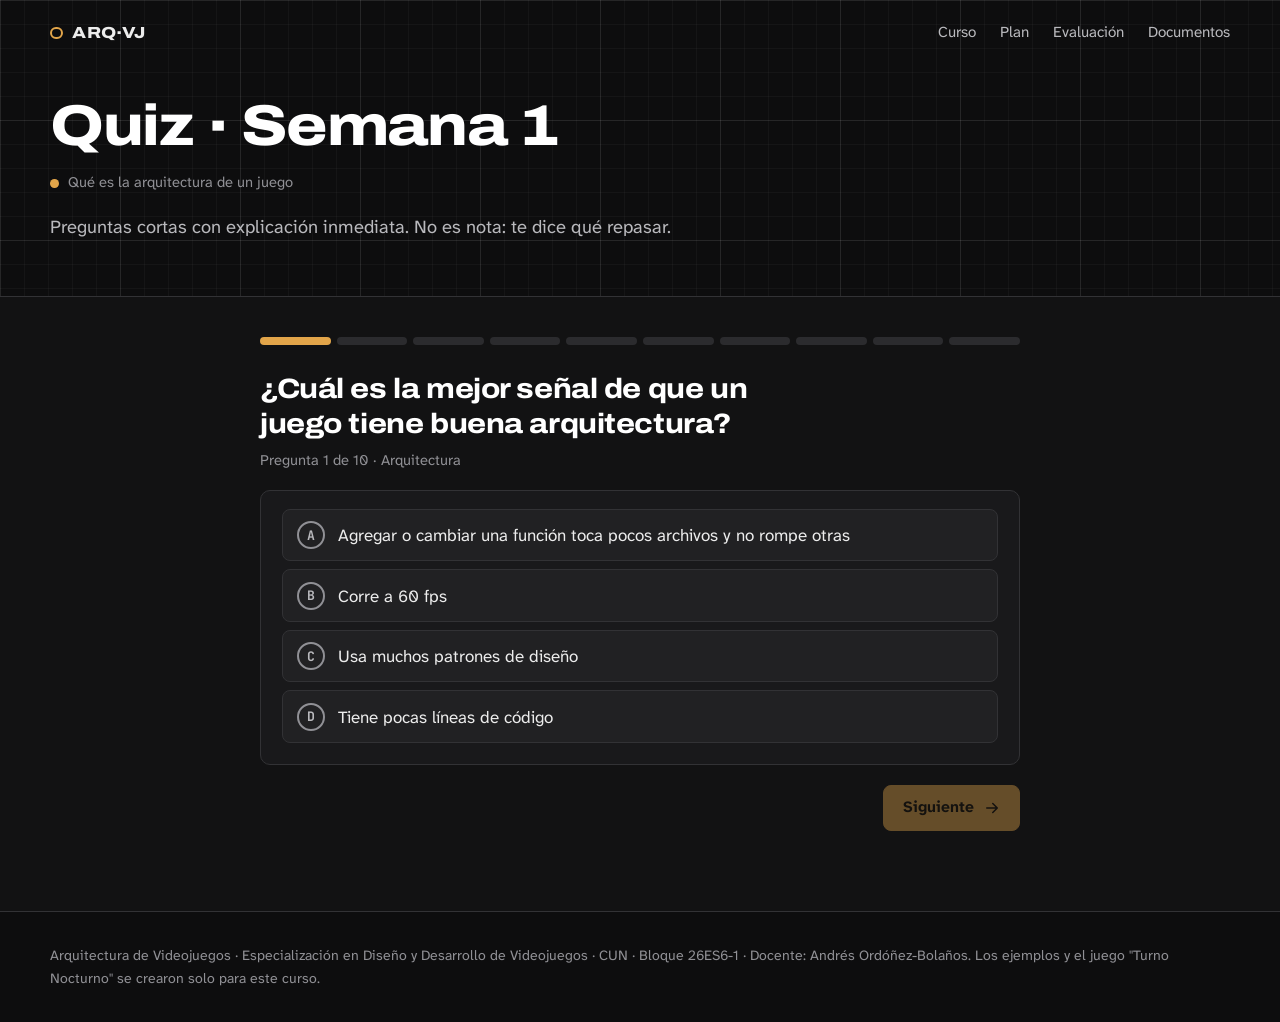
<file: quiz.html>
<!doctype html>
<html lang="es">
<head>
<meta charset="utf-8">
<meta name="viewport" content="width=device-width, initial-scale=1">
<link rel="preconnect" href="https://fonts.googleapis.com">
<link rel="preconnect" href="https://fonts.gstatic.com" crossorigin>
<link href="https://fonts.googleapis.com/css2?family=Archivo:wdth,wght@100..125,500..800&family=Atkinson+Hyperlegible+Next:wght@400..700&family=JetBrains+Mono:wght@400..700&display=swap" rel="stylesheet">
<link rel="stylesheet" href="assets/style.css">
<title>Arquitectura de Videojuegos</title>
</head>
<body data-page="quiz">
<header class="mast" id="mast"></header>
<div id="rail"></div>
<main class="wrap" id="main"></main>
<div id="foot"></div>
<script src="data/curso.js"></script>
<script src="assets/app.js"></script>
</body>
</html>
</file>
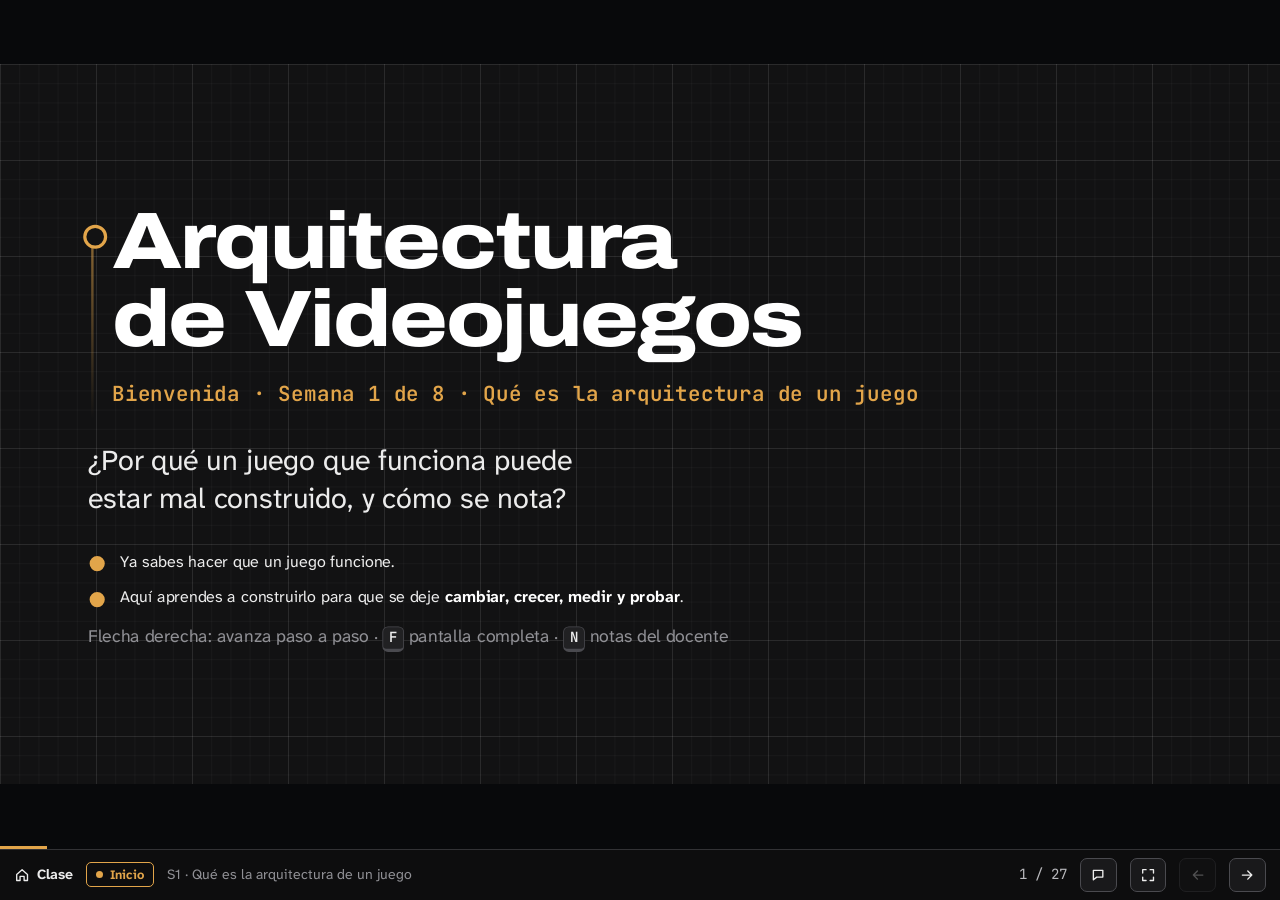
<file: slides.html>
<!doctype html>
<html lang="es">
<head>
<meta charset="utf-8">
<meta name="viewport" content="width=device-width, initial-scale=1">
<link rel="preconnect" href="https://fonts.googleapis.com">
<link rel="preconnect" href="https://fonts.gstatic.com" crossorigin>
<link href="https://fonts.googleapis.com/css2?family=Archivo:wdth,wght@100..125,500..800&family=Atkinson+Hyperlegible+Next:wght@400..700&family=JetBrains+Mono:wght@400..700&display=swap" rel="stylesheet">
<link rel="stylesheet" href="assets/style.css">
<link rel="stylesheet" href="assets/deck.css">
<title>Slides · Arquitectura de Videojuegos</title>
</head>
<body class="deck" data-page="deck">
<main class="stage" id="stage"></main>
<div class="prog" id="prog"></div>
<aside class="notes" id="notes"></aside>
<div class="deckbar">
  <a id="back" href="index.html" title="Volver a la clase"><svg class="svg" viewBox="0 0 24 24" aria-hidden="true"><path d="M4 11l8-7 8 7v9h-5v-6H9v6H4z"/></svg><span class="hidem">Clase</span></a>
  <span class="kind" id="kind"></span>
  <span class="ttl" id="ttl"></span>
  <span class="pasos" id="pasos" aria-hidden="true"></span>
  <span class="cnt" id="cnt"></span>
  <button id="nbtn" title="Notas del docente (N)" aria-label="Notas del docente"><svg class="svg" viewBox="0 0 24 24" aria-hidden="true"><path d="M5 5h14v10H10l-5 4z"/></svg></button>
  <button id="full" class="hidem" title="Pantalla completa (F)" aria-label="Pantalla completa"><svg class="svg" viewBox="0 0 24 24" aria-hidden="true"><path d="M4 9V4h5M20 9V4h-5M4 15v5h5M20 15v5h-5"/></svg></button>
  <button id="prev" title="Anterior" aria-label="Slide anterior"><svg class="svg" viewBox="0 0 24 24" aria-hidden="true"><path d="M19 12H5M11 6l-6 6 6 6"/></svg></button>
  <button id="next" title="Siguiente" aria-label="Slide siguiente"><svg class="svg" viewBox="0 0 24 24" aria-hidden="true"><path d="M5 12h14M13 6l6 6-6 6"/></svg></button>
</div>
<script src="data/curso.js"></script>
<script src="assets/fig.js"></script>
<script src="assets/deck.js"></script>
<script src="assets/app.js"></script>
</body>
</html>
</file>
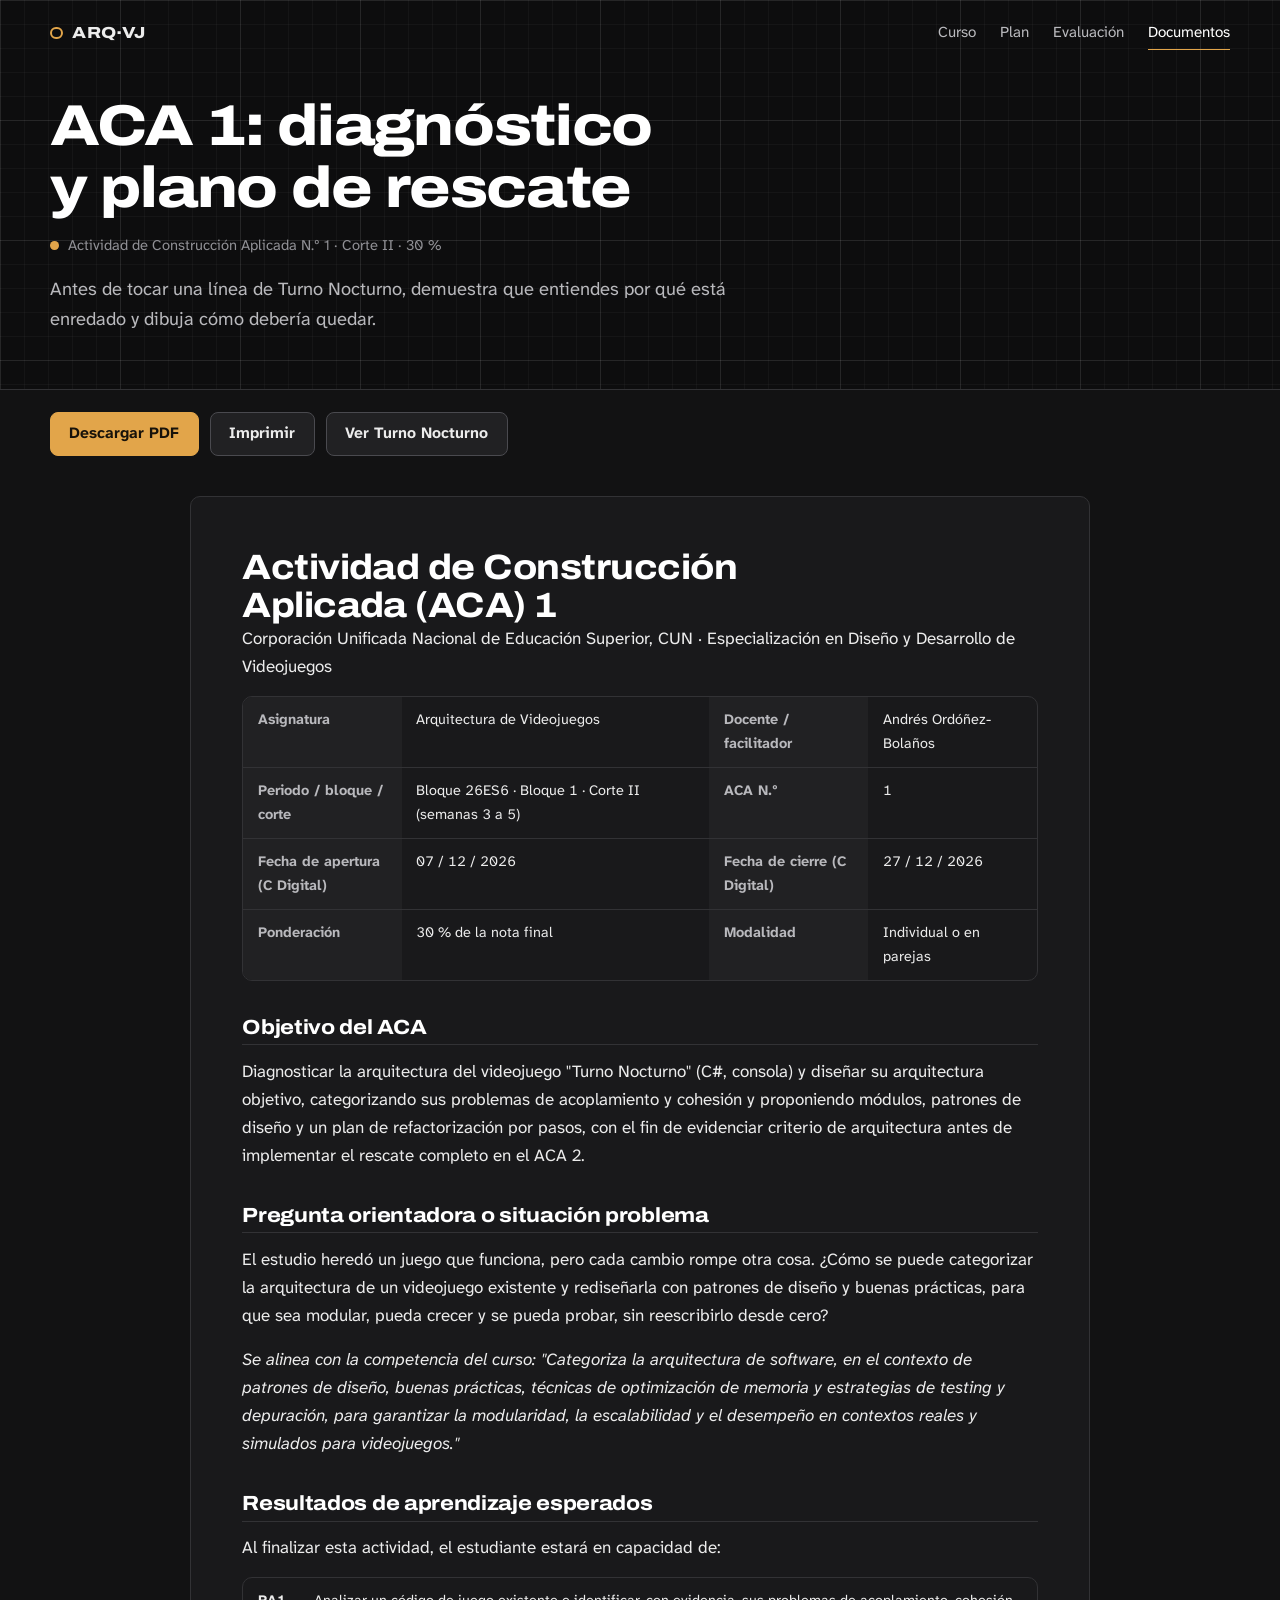
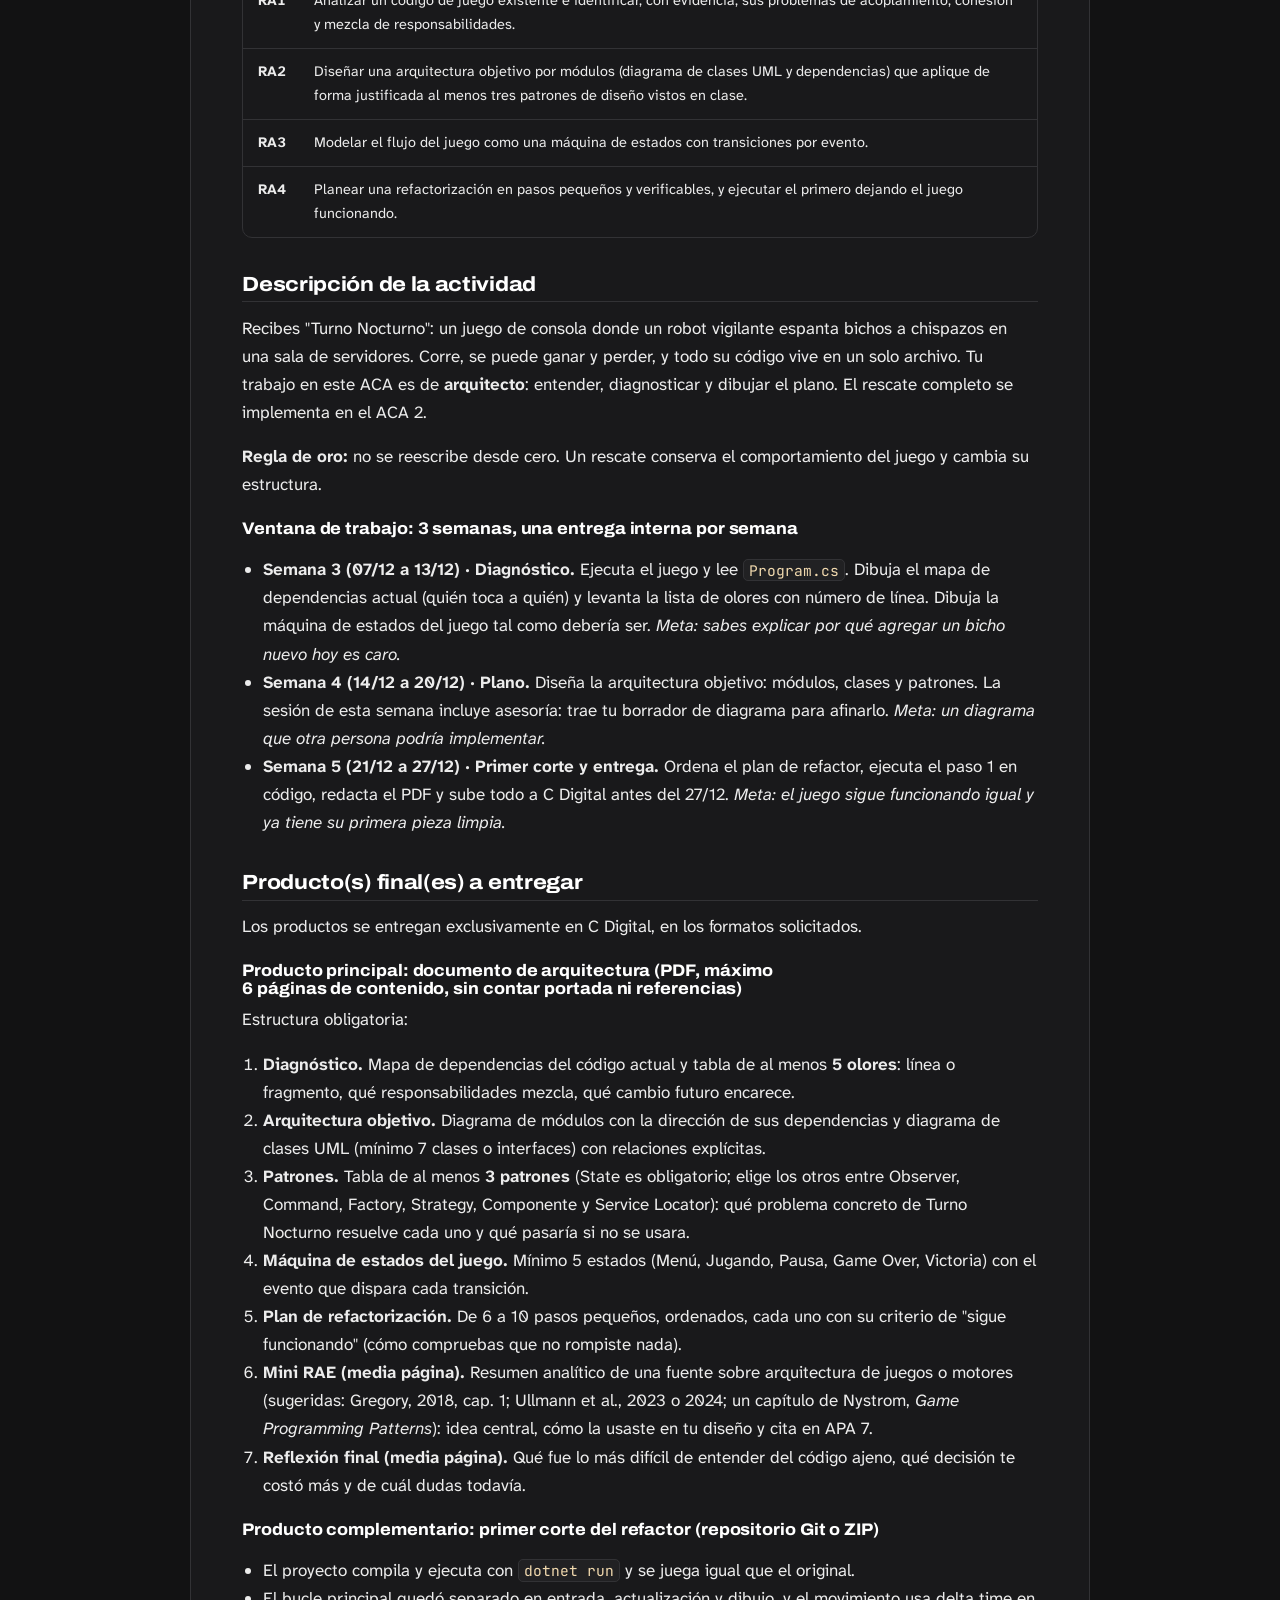
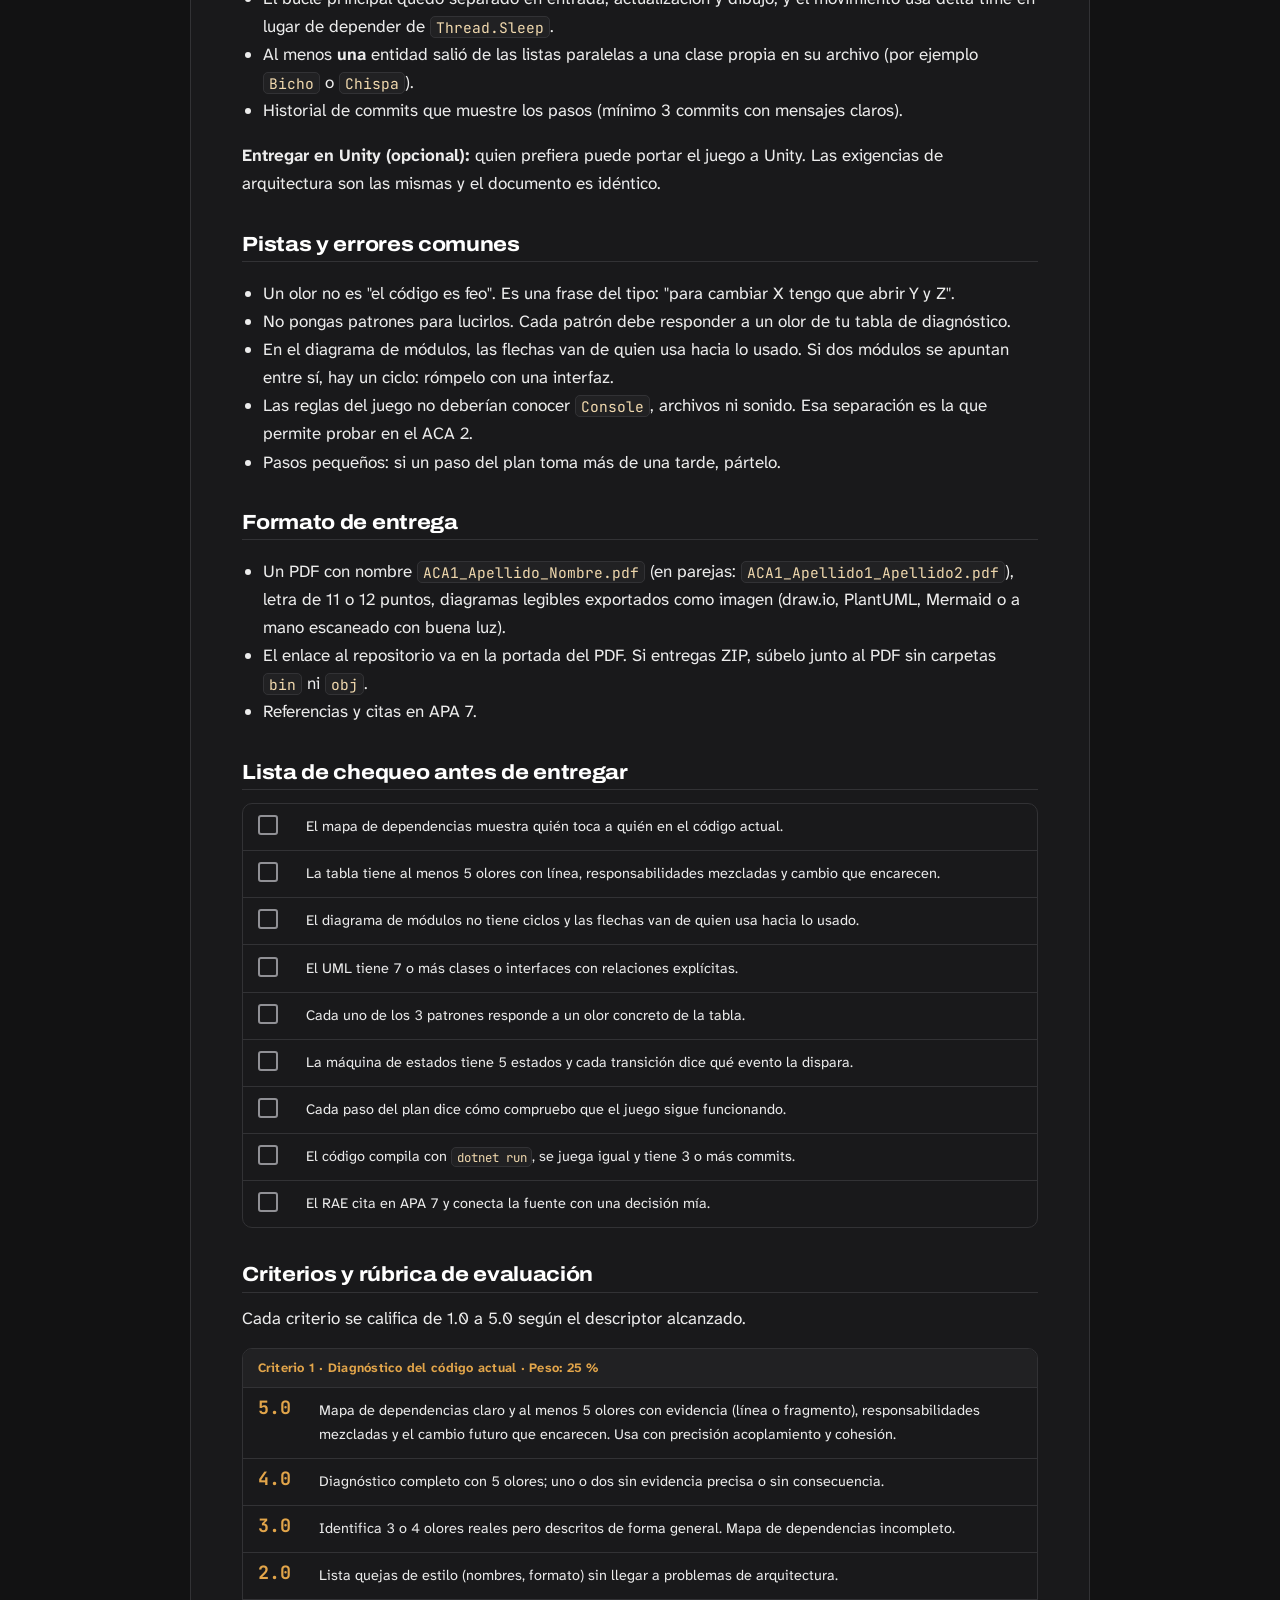
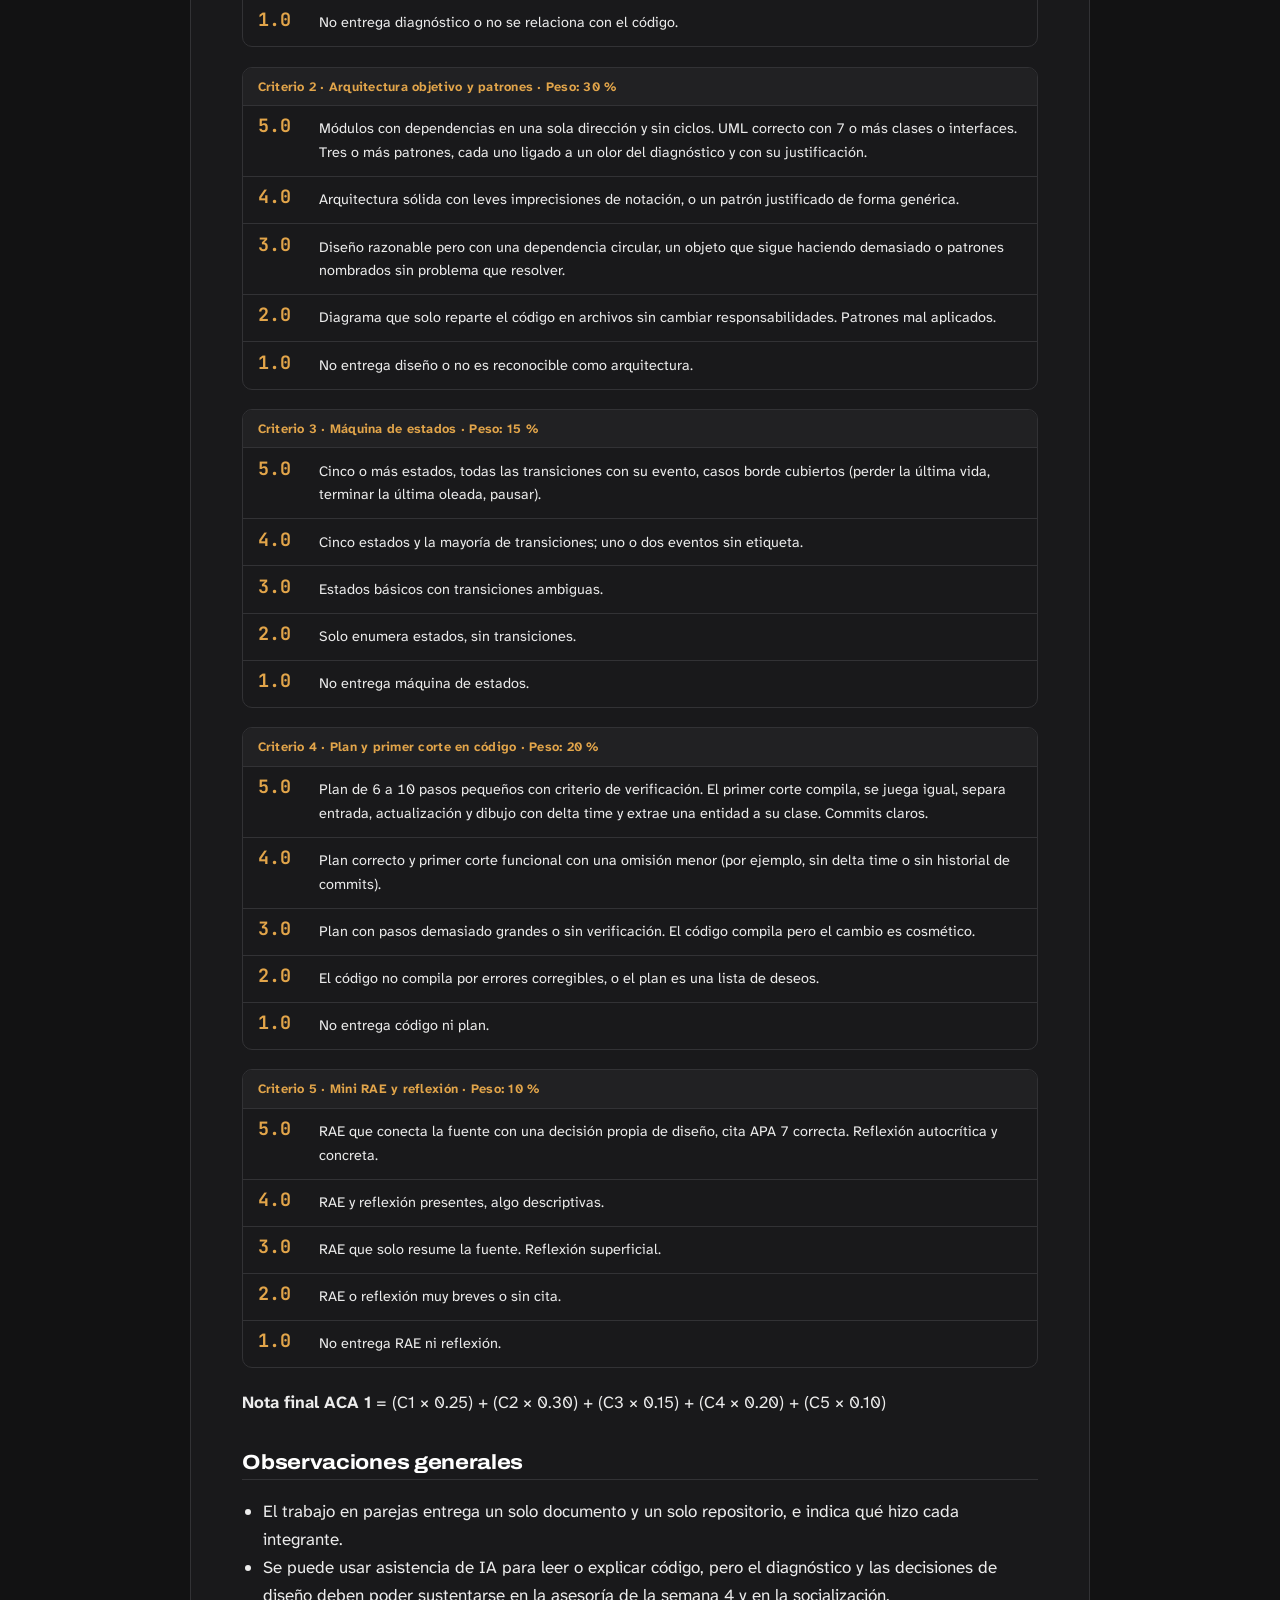
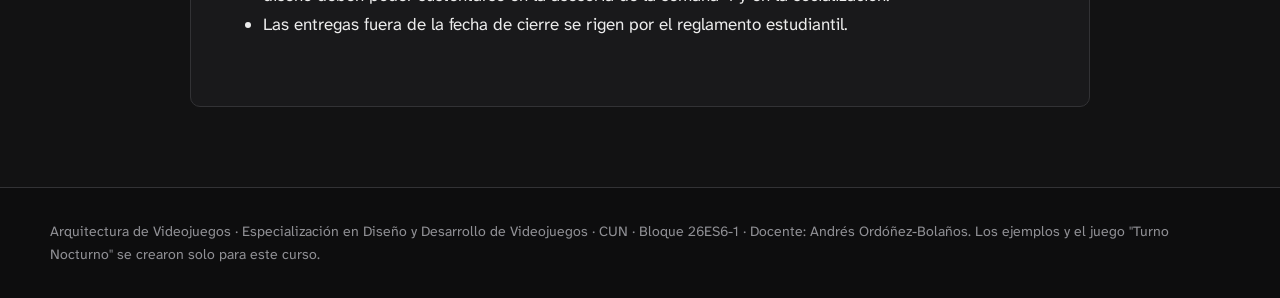
<file: docs/aca1.html>
<!doctype html>
<html lang="es">
<head>
<meta charset="utf-8">
<meta name="viewport" content="width=device-width, initial-scale=1">
<link rel="preconnect" href="https://fonts.googleapis.com">
<link rel="preconnect" href="https://fonts.gstatic.com" crossorigin>
<link href="https://fonts.googleapis.com/css2?family=Archivo:wdth,wght@100..125,500..800&family=Atkinson+Hyperlegible+Next:wght@400..700&family=JetBrains+Mono:wght@400..700&display=swap" rel="stylesheet">
<link rel="stylesheet" href="../assets/style.css">
<title>ACA 1 · Diagnóstico y plano de rescate · Arquitectura de Videojuegos</title>
</head>
<body data-page="docs" data-base="../">
<header class="mast" id="mast" data-meta="Actividad de Construcción Aplicada N.º 1 · Corte II · 30 %" data-h1="ACA 1: diagnóstico y plano de rescate" data-q="Antes de tocar una línea de Turno Nocturno, demuestra que entiendes por qué está enredado y dibuja cómo debería quedar."></header>
<main class="wrap">
<div class="doctools"><a class="btn" href="../entregables/ACA1-Diagnostico-y-plano-de-rescate.pdf" download>Descargar PDF</a><button class="btn alt" onclick="print()">Imprimir</button><a class="btn alt" href="../proyecto/TurnoNocturno/README.html">Ver Turno Nocturno</a></div>
<article class="doc">
<h1>Actividad de Construcción Aplicada (ACA) 1</h1>
<p>Corporación Unificada Nacional de Educación Superior, CUN · Especialización en Diseño y Desarrollo de Videojuegos</p>
<table class="tbl ficha"><tbody><tr><td>Asignatura</td><td>Arquitectura de Videojuegos</td><td>Docente / facilitador</td><td>Andrés Ordóñez-Bolaños</td></tr><tr><td>Periodo / bloque / corte</td><td>Bloque 26ES6 · Bloque 1 · Corte II (semanas 3 a 5)</td><td>ACA N.º</td><td>1</td></tr><tr><td>Fecha de apertura (C Digital)</td><td>07 / 12 / 2026</td><td>Fecha de cierre (C Digital)</td><td>27 / 12 / 2026</td></tr><tr><td>Ponderación</td><td>30 % de la nota final</td><td>Modalidad</td><td>Individual o en parejas</td></tr></tbody></table>

<h2>Objetivo del ACA</h2>
<p>Diagnosticar la arquitectura del videojuego "Turno Nocturno" (C#, consola) y diseñar su arquitectura objetivo, categorizando sus problemas de acoplamiento y cohesión y proponiendo módulos, patrones de diseño y un plan de refactorización por pasos, con el fin de evidenciar criterio de arquitectura antes de implementar el rescate completo en el ACA 2.</p>

<h2>Pregunta orientadora o situación problema</h2>
<p>El estudio heredó un juego que funciona, pero cada cambio rompe otra cosa. ¿Cómo se puede categorizar la arquitectura de un videojuego existente y rediseñarla con patrones de diseño y buenas prácticas, para que sea modular, pueda crecer y se pueda probar, sin reescribirlo desde cero?</p>
<p><i>Se alinea con la competencia del curso: "Categoriza la arquitectura de software, en el contexto de patrones de diseño, buenas prácticas, técnicas de optimización de memoria y estrategias de testing y depuración, para garantizar la modularidad, la escalabilidad y el desempeño en contextos reales y simulados para videojuegos."</i></p>

<h2>Resultados de aprendizaje esperados</h2>
<p>Al finalizar esta actividad, el estudiante estará en capacidad de:</p>
<table class="tbl"><tbody><tr><td><b>RA1</b></td><td>Analizar un código de juego existente e identificar, con evidencia, sus problemas de acoplamiento, cohesión y mezcla de responsabilidades.</td></tr><tr><td><b>RA2</b></td><td>Diseñar una arquitectura objetivo por módulos (diagrama de clases UML y dependencias) que aplique de forma justificada al menos tres patrones de diseño vistos en clase.</td></tr><tr><td><b>RA3</b></td><td>Modelar el flujo del juego como una máquina de estados con transiciones por evento.</td></tr><tr><td><b>RA4</b></td><td>Planear una refactorización en pasos pequeños y verificables, y ejecutar el primero dejando el juego funcionando.</td></tr></tbody></table>

<h2>Descripción de la actividad</h2>
<p>Recibes "Turno Nocturno": un juego de consola donde un robot vigilante espanta bichos a chispazos en una sala de servidores. Corre, se puede ganar y perder, y todo su código vive en un solo archivo. Tu trabajo en este ACA es de <b>arquitecto</b>: entender, diagnosticar y dibujar el plano. El rescate completo se implementa en el ACA 2.</p>
<p><b>Regla de oro:</b> no se reescribe desde cero. Un rescate conserva el comportamiento del juego y cambia su estructura.</p>
<h3>Ventana de trabajo: 3 semanas, una entrega interna por semana</h3>
<ul>
<li><b>Semana 3 (07/12 a 13/12) · Diagnóstico.</b> Ejecuta el juego y lee <code>Program.cs</code>. Dibuja el mapa de dependencias actual (quién toca a quién) y levanta la lista de olores con número de línea. Dibuja la máquina de estados del juego tal como debería ser. <i>Meta: sabes explicar por qué agregar un bicho nuevo hoy es caro.</i></li>
<li><b>Semana 4 (14/12 a 20/12) · Plano.</b> Diseña la arquitectura objetivo: módulos, clases y patrones. La sesión de esta semana incluye asesoría: trae tu borrador de diagrama para afinarlo. <i>Meta: un diagrama que otra persona podría implementar.</i></li>
<li><b>Semana 5 (21/12 a 27/12) · Primer corte y entrega.</b> Ordena el plan de refactor, ejecuta el paso 1 en código, redacta el PDF y sube todo a C Digital antes del 27/12. <i>Meta: el juego sigue funcionando igual y ya tiene su primera pieza limpia.</i></li>
</ul>

<h2>Producto(s) final(es) a entregar</h2>
<p>Los productos se entregan exclusivamente en C Digital, en los formatos solicitados.</p>
<h3>Producto principal: documento de arquitectura (PDF, máximo 6 páginas de contenido, sin contar portada ni referencias)</h3>
<p>Estructura obligatoria:</p>
<ol>
<li><b>Diagnóstico.</b> Mapa de dependencias del código actual y tabla de al menos <b>5 olores</b>: línea o fragmento, qué responsabilidades mezcla, qué cambio futuro encarece.</li>
<li><b>Arquitectura objetivo.</b> Diagrama de módulos con la dirección de sus dependencias y diagrama de clases UML (mínimo 7 clases o interfaces) con relaciones explícitas.</li>
<li><b>Patrones.</b> Tabla de al menos <b>3 patrones</b> (State es obligatorio; elige los otros entre Observer, Command, Factory, Strategy, Componente y Service Locator): qué problema concreto de Turno Nocturno resuelve cada uno y qué pasaría si no se usara.</li>
<li><b>Máquina de estados del juego.</b> Mínimo 5 estados (Menú, Jugando, Pausa, Game Over, Victoria) con el evento que dispara cada transición.</li>
<li><b>Plan de refactorización.</b> De 6 a 10 pasos pequeños, ordenados, cada uno con su criterio de "sigue funcionando" (cómo compruebas que no rompiste nada).</li>
<li><b>Mini RAE (media página).</b> Resumen analítico de una fuente sobre arquitectura de juegos o motores (sugeridas: Gregory, 2018, cap. 1; Ullmann et al., 2023 o 2024; un capítulo de Nystrom, <i>Game Programming Patterns</i>): idea central, cómo la usaste en tu diseño y cita en APA 7.</li>
<li><b>Reflexión final (media página).</b> Qué fue lo más difícil de entender del código ajeno, qué decisión te costó más y de cuál dudas todavía.</li>
</ol>
<h3>Producto complementario: primer corte del refactor (repositorio Git o ZIP)</h3>
<ul>
<li>El proyecto compila y ejecuta con <code>dotnet run</code> y se juega igual que el original.</li>
<li>El bucle principal quedó separado en entrada, actualización y dibujo, y el movimiento usa delta time en lugar de depender de <code>Thread.Sleep</code>.</li>
<li>Al menos <b>una</b> entidad salió de las listas paralelas a una clase propia en su archivo (por ejemplo <code>Bicho</code> o <code>Chispa</code>).</li>
<li>Historial de commits que muestre los pasos (mínimo 3 commits con mensajes claros).</li>
</ul>
<p><b>Entregar en Unity (opcional):</b> quien prefiera puede portar el juego a Unity. Las exigencias de arquitectura son las mismas y el documento es idéntico.</p>

<h2>Pistas y errores comunes</h2>
<ul>
<li>Un olor no es "el código es feo". Es una frase del tipo: "para cambiar X tengo que abrir Y y Z".</li>
<li>No pongas patrones para lucirlos. Cada patrón debe responder a un olor de tu tabla de diagnóstico.</li>
<li>En el diagrama de módulos, las flechas van de quien usa hacia lo usado. Si dos módulos se apuntan entre sí, hay un ciclo: rómpelo con una interfaz.</li>
<li>Las reglas del juego no deberían conocer <code>Console</code>, archivos ni sonido. Esa separación es la que permite probar en el ACA 2.</li>
<li>Pasos pequeños: si un paso del plan toma más de una tarde, pártelo.</li>
</ul>

<h2>Formato de entrega</h2>
<ul>
<li>Un PDF con nombre <code>ACA1_Apellido_Nombre.pdf</code> (en parejas: <code>ACA1_Apellido1_Apellido2.pdf</code>), letra de 11 o 12 puntos, diagramas legibles exportados como imagen (draw.io, PlantUML, Mermaid o a mano escaneado con buena luz).</li>
<li>El enlace al repositorio va en la portada del PDF. Si entregas ZIP, súbelo junto al PDF sin carpetas <code>bin</code> ni <code>obj</code>.</li>
<li>Referencias y citas en APA 7.</li>
</ul>
<h2>Lista de chequeo antes de entregar</h2><table class="tbl lista"><tbody><tr><td class="box"></td><td>El mapa de dependencias muestra quién toca a quién en el código actual.</td></tr><tr><td class="box"></td><td>La tabla tiene al menos 5 olores con línea, responsabilidades mezcladas y cambio que encarecen.</td></tr><tr><td class="box"></td><td>El diagrama de módulos no tiene ciclos y las flechas van de quien usa hacia lo usado.</td></tr><tr><td class="box"></td><td>El UML tiene 7 o más clases o interfaces con relaciones explícitas.</td></tr><tr><td class="box"></td><td>Cada uno de los 3 patrones responde a un olor concreto de la tabla.</td></tr><tr><td class="box"></td><td>La máquina de estados tiene 5 estados y cada transición dice qué evento la dispara.</td></tr><tr><td class="box"></td><td>Cada paso del plan dice cómo compruebo que el juego sigue funcionando.</td></tr><tr><td class="box"></td><td>El código compila con <code>dotnet run</code>, se juega igual y tiene 3 o más commits.</td></tr><tr><td class="box"></td><td>El RAE cita en APA 7 y conecta la fuente con una decisión mía.</td></tr></tbody></table>

<h2>Criterios y rúbrica de evaluación</h2>
<p>Cada criterio se califica de 1.0 a 5.0 según el descriptor alcanzado.</p>
<table class="tbl"><thead><tr><th class="g" colspan="2">Criterio 1 · Diagnóstico del código actual · Peso: 25 %</th></tr></thead><tbody>
<tr><td class="pct">5.0</td><td>Mapa de dependencias claro y al menos 5 olores con evidencia (línea o fragmento), responsabilidades mezcladas y el cambio futuro que encarecen. Usa con precisión acoplamiento y cohesión.</td></tr>
<tr><td class="pct">4.0</td><td>Diagnóstico completo con 5 olores; uno o dos sin evidencia precisa o sin consecuencia.</td></tr>
<tr><td class="pct">3.0</td><td>Identifica 3 o 4 olores reales pero descritos de forma general. Mapa de dependencias incompleto.</td></tr>
<tr><td class="pct">2.0</td><td>Lista quejas de estilo (nombres, formato) sin llegar a problemas de arquitectura.</td></tr>
<tr><td class="pct">1.0</td><td>No entrega diagnóstico o no se relaciona con el código.</td></tr>
</tbody></table>
<table class="tbl"><thead><tr><th class="g" colspan="2">Criterio 2 · Arquitectura objetivo y patrones · Peso: 30 %</th></tr></thead><tbody>
<tr><td class="pct">5.0</td><td>Módulos con dependencias en una sola dirección y sin ciclos. UML correcto con 7 o más clases o interfaces. Tres o más patrones, cada uno ligado a un olor del diagnóstico y con su justificación.</td></tr>
<tr><td class="pct">4.0</td><td>Arquitectura sólida con leves imprecisiones de notación, o un patrón justificado de forma genérica.</td></tr>
<tr><td class="pct">3.0</td><td>Diseño razonable pero con una dependencia circular, un objeto que sigue haciendo demasiado o patrones nombrados sin problema que resolver.</td></tr>
<tr><td class="pct">2.0</td><td>Diagrama que solo reparte el código en archivos sin cambiar responsabilidades. Patrones mal aplicados.</td></tr>
<tr><td class="pct">1.0</td><td>No entrega diseño o no es reconocible como arquitectura.</td></tr>
</tbody></table>
<table class="tbl"><thead><tr><th class="g" colspan="2">Criterio 3 · Máquina de estados · Peso: 15 %</th></tr></thead><tbody>
<tr><td class="pct">5.0</td><td>Cinco o más estados, todas las transiciones con su evento, casos borde cubiertos (perder la última vida, terminar la última oleada, pausar).</td></tr>
<tr><td class="pct">4.0</td><td>Cinco estados y la mayoría de transiciones; uno o dos eventos sin etiqueta.</td></tr>
<tr><td class="pct">3.0</td><td>Estados básicos con transiciones ambiguas.</td></tr>
<tr><td class="pct">2.0</td><td>Solo enumera estados, sin transiciones.</td></tr>
<tr><td class="pct">1.0</td><td>No entrega máquina de estados.</td></tr>
</tbody></table>
<table class="tbl"><thead><tr><th class="g" colspan="2">Criterio 4 · Plan y primer corte en código · Peso: 20 %</th></tr></thead><tbody>
<tr><td class="pct">5.0</td><td>Plan de 6 a 10 pasos pequeños con criterio de verificación. El primer corte compila, se juega igual, separa entrada, actualización y dibujo con delta time y extrae una entidad a su clase. Commits claros.</td></tr>
<tr><td class="pct">4.0</td><td>Plan correcto y primer corte funcional con una omisión menor (por ejemplo, sin delta time o sin historial de commits).</td></tr>
<tr><td class="pct">3.0</td><td>Plan con pasos demasiado grandes o sin verificación. El código compila pero el cambio es cosmético.</td></tr>
<tr><td class="pct">2.0</td><td>El código no compila por errores corregibles, o el plan es una lista de deseos.</td></tr>
<tr><td class="pct">1.0</td><td>No entrega código ni plan.</td></tr>
</tbody></table>
<table class="tbl"><thead><tr><th class="g" colspan="2">Criterio 5 · Mini RAE y reflexión · Peso: 10 %</th></tr></thead><tbody>
<tr><td class="pct">5.0</td><td>RAE que conecta la fuente con una decisión propia de diseño, cita APA 7 correcta. Reflexión autocrítica y concreta.</td></tr>
<tr><td class="pct">4.0</td><td>RAE y reflexión presentes, algo descriptivas.</td></tr>
<tr><td class="pct">3.0</td><td>RAE que solo resume la fuente. Reflexión superficial.</td></tr>
<tr><td class="pct">2.0</td><td>RAE o reflexión muy breves o sin cita.</td></tr>
<tr><td class="pct">1.0</td><td>No entrega RAE ni reflexión.</td></tr>
</tbody></table>
<p><b>Nota final ACA 1</b> = (C1 × 0.25) + (C2 × 0.30) + (C3 × 0.15) + (C4 × 0.20) + (C5 × 0.10)</p>
<h2>Observaciones generales</h2>
<ul>
<li>El trabajo en parejas entrega un solo documento y un solo repositorio, e indica qué hizo cada integrante.</li>
<li>Se puede usar asistencia de IA para leer o explicar código, pero el diagnóstico y las decisiones de diseño deben poder sustentarse en la asesoría de la semana 4 y en la socialización.</li>
<li>Las entregas fuera de la fecha de cierre se rigen por el reglamento estudiantil.</li>
</ul>
</article>
</main>
<div id="foot"></div>
<script src="../data/curso.js"></script>
<script src="../assets/app.js"></script>
</body>
</html>
</file>
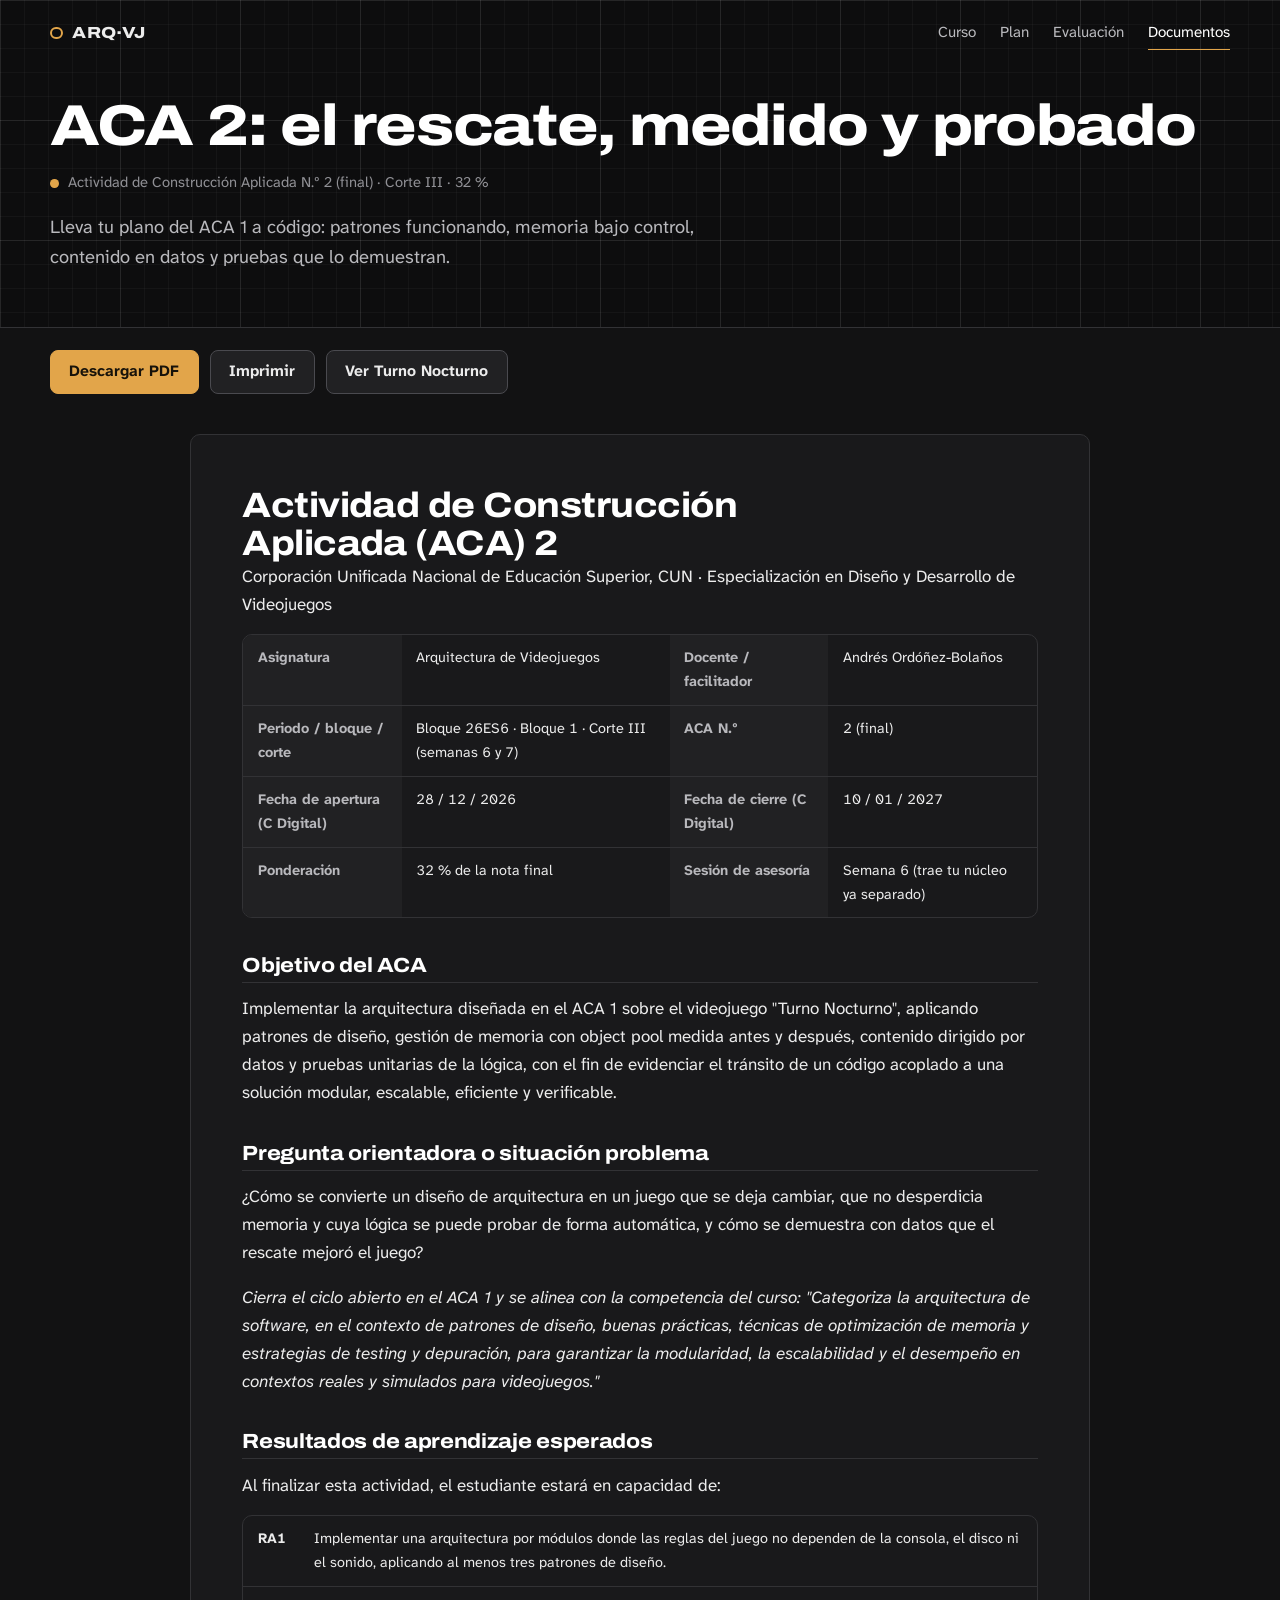
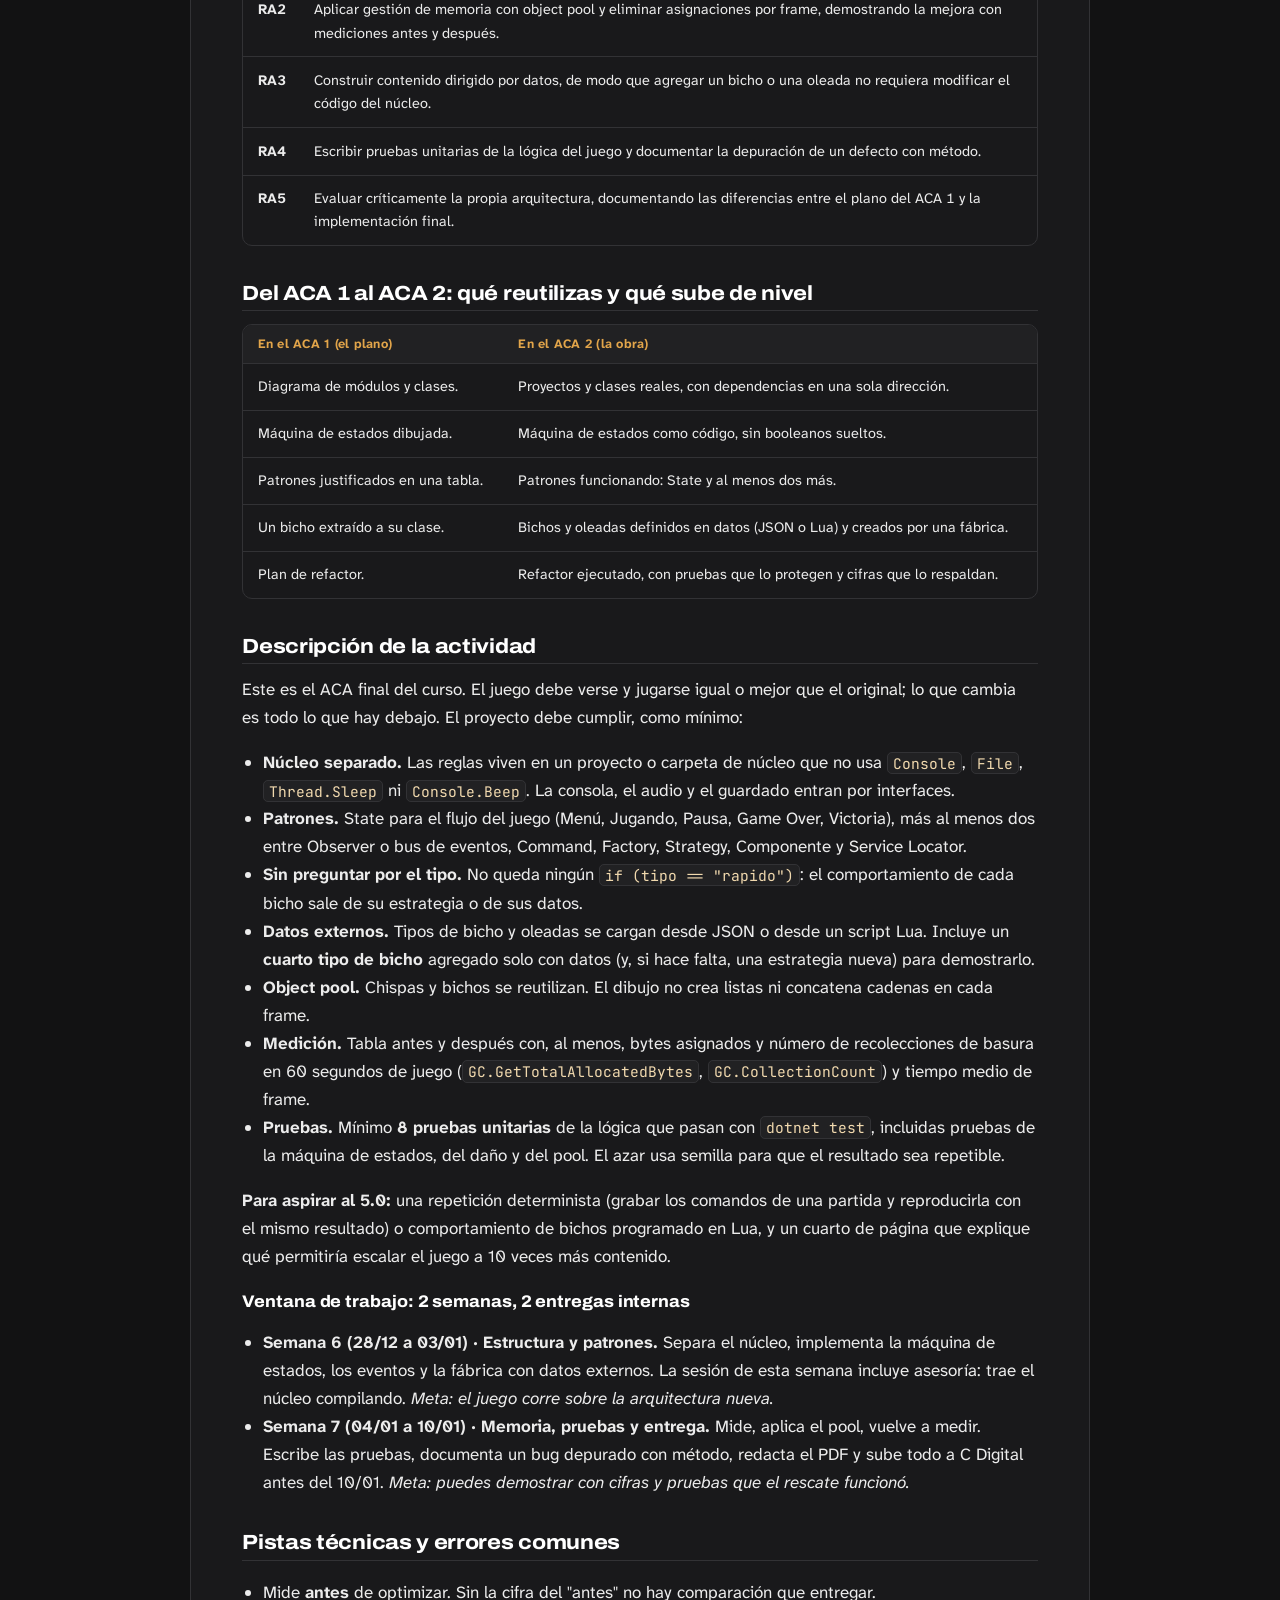
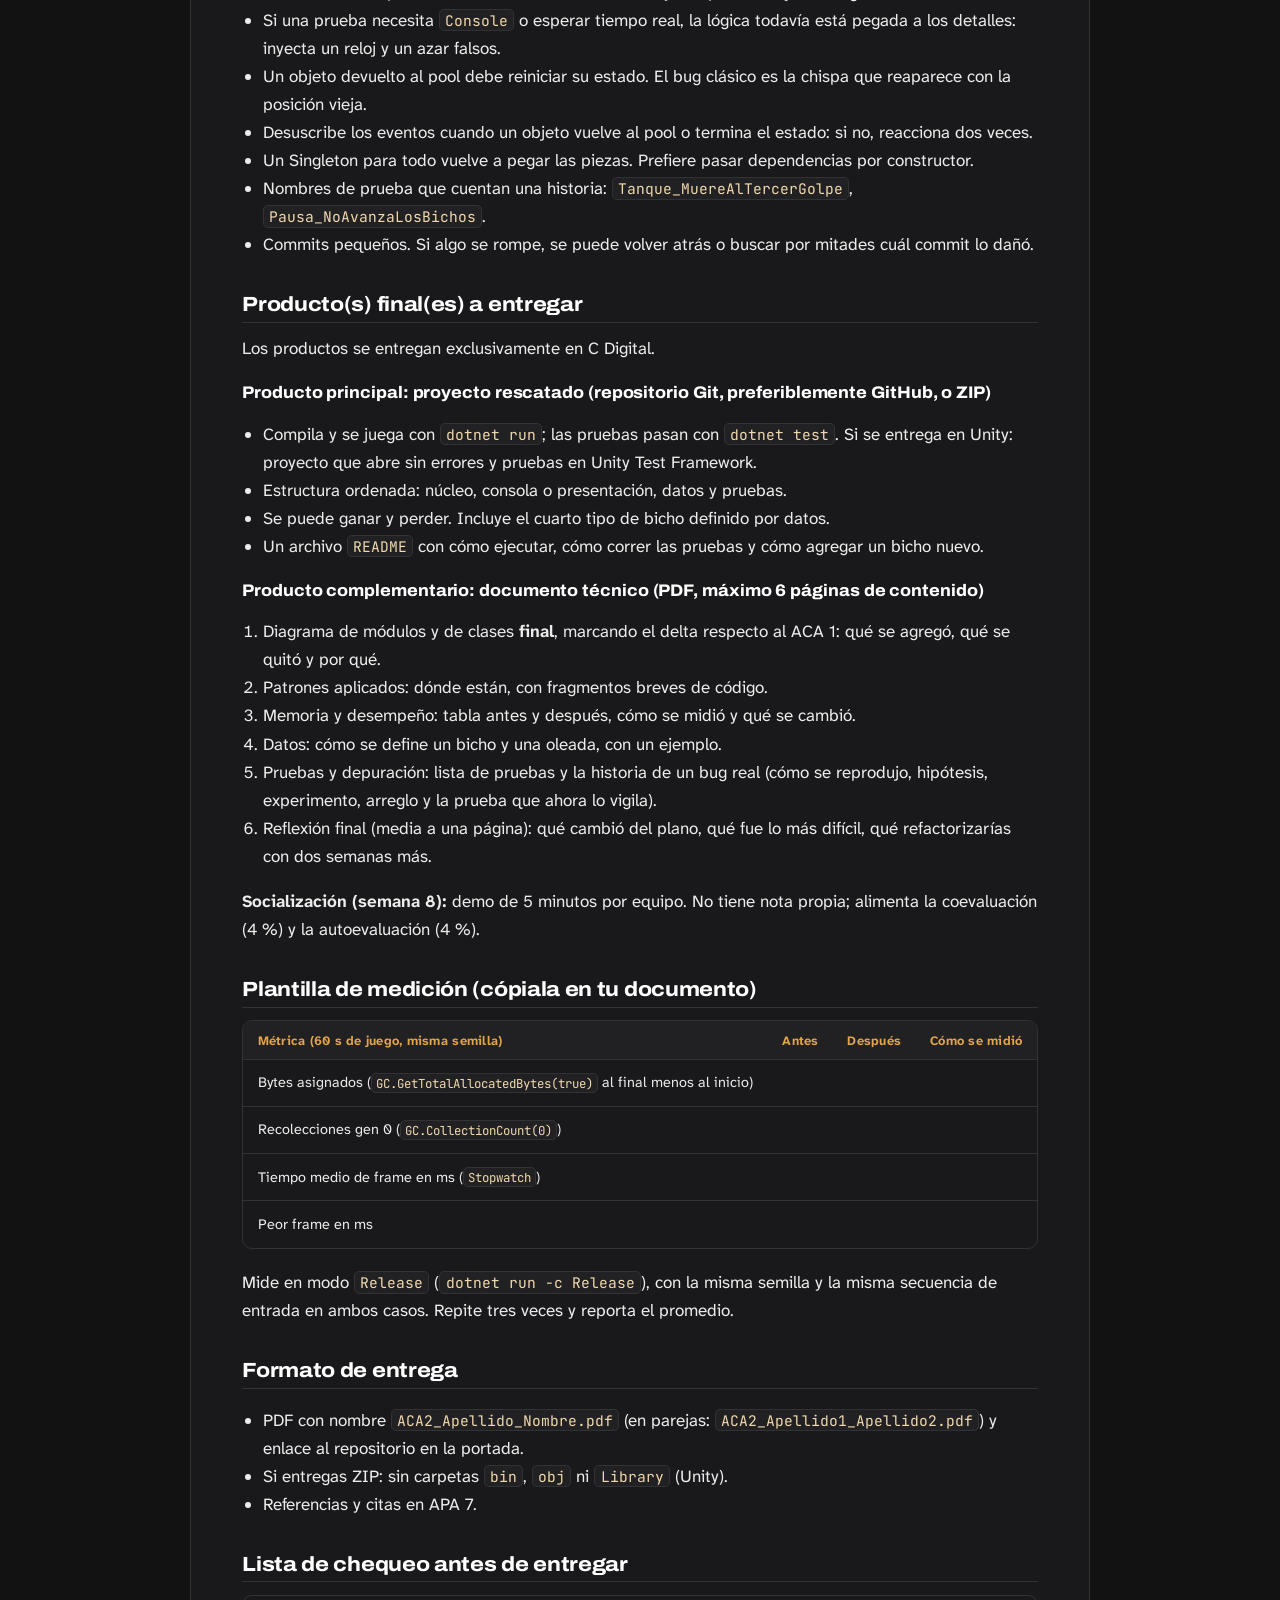
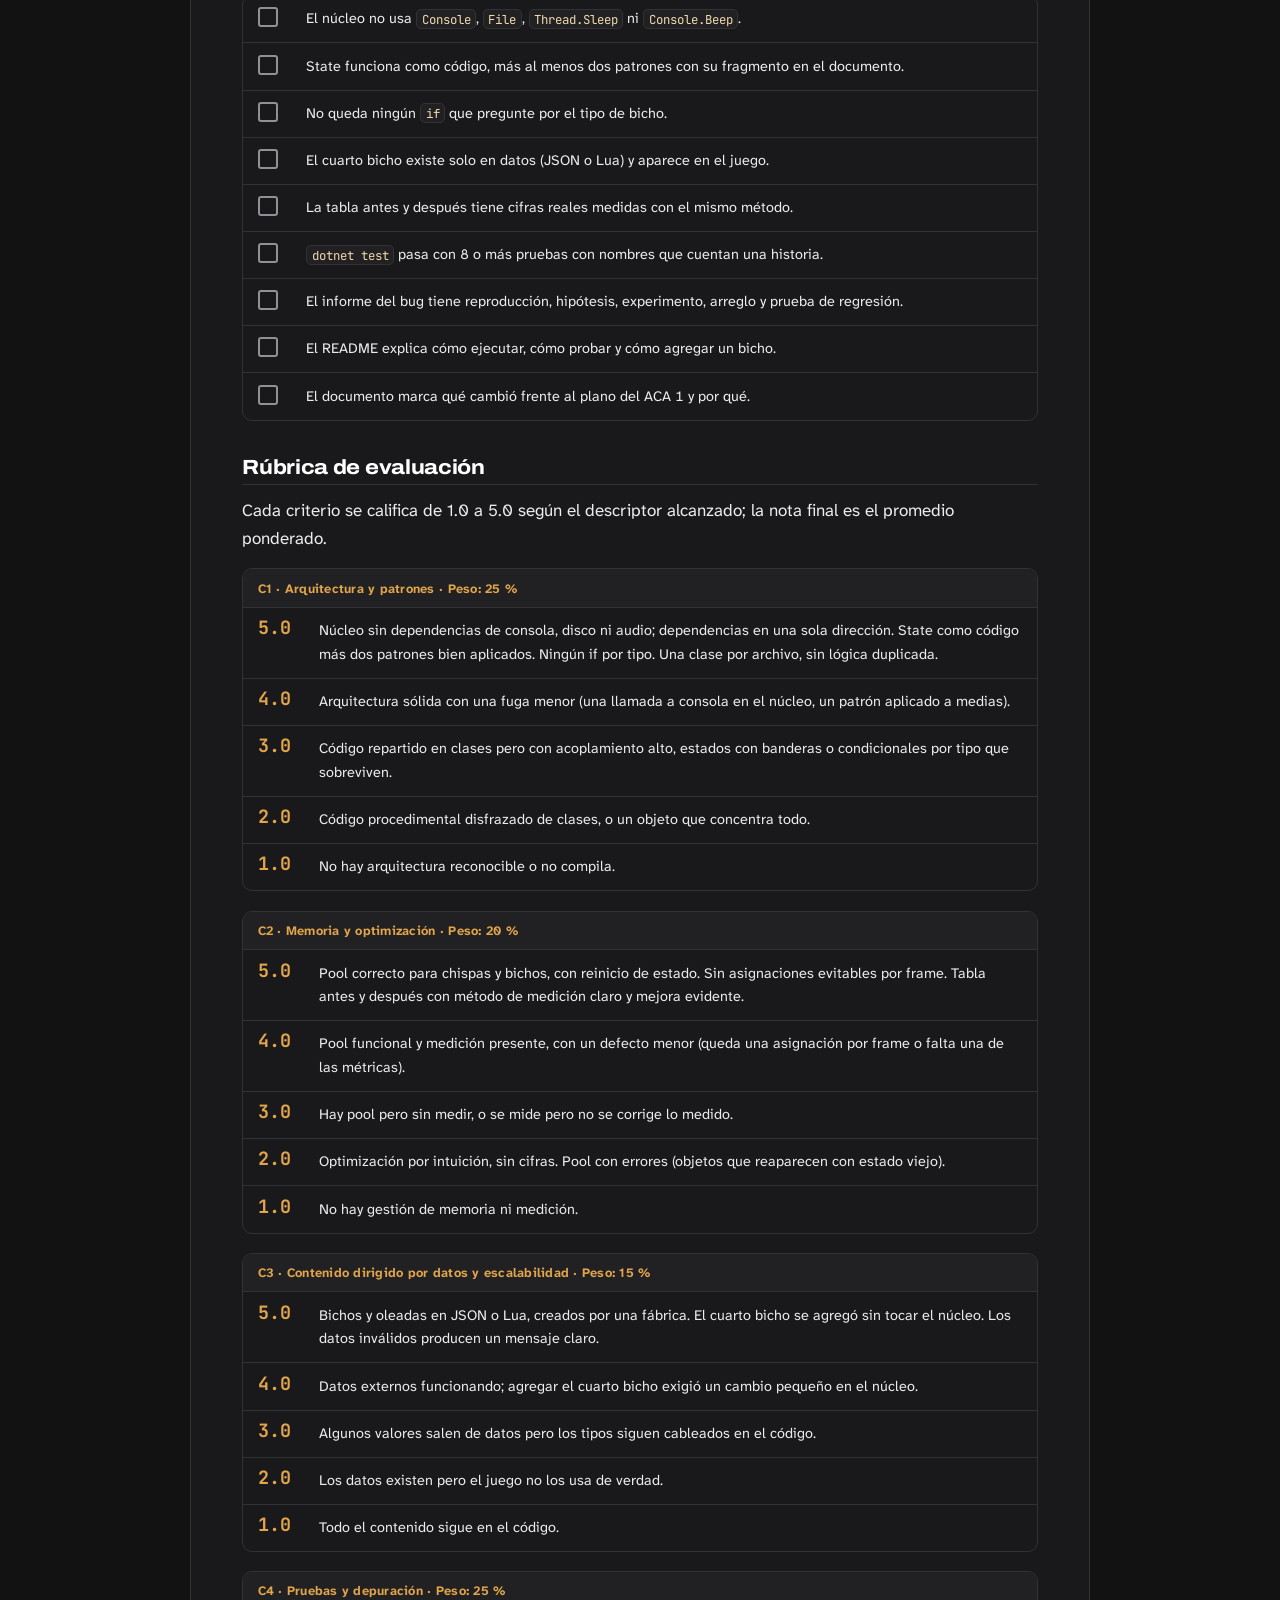
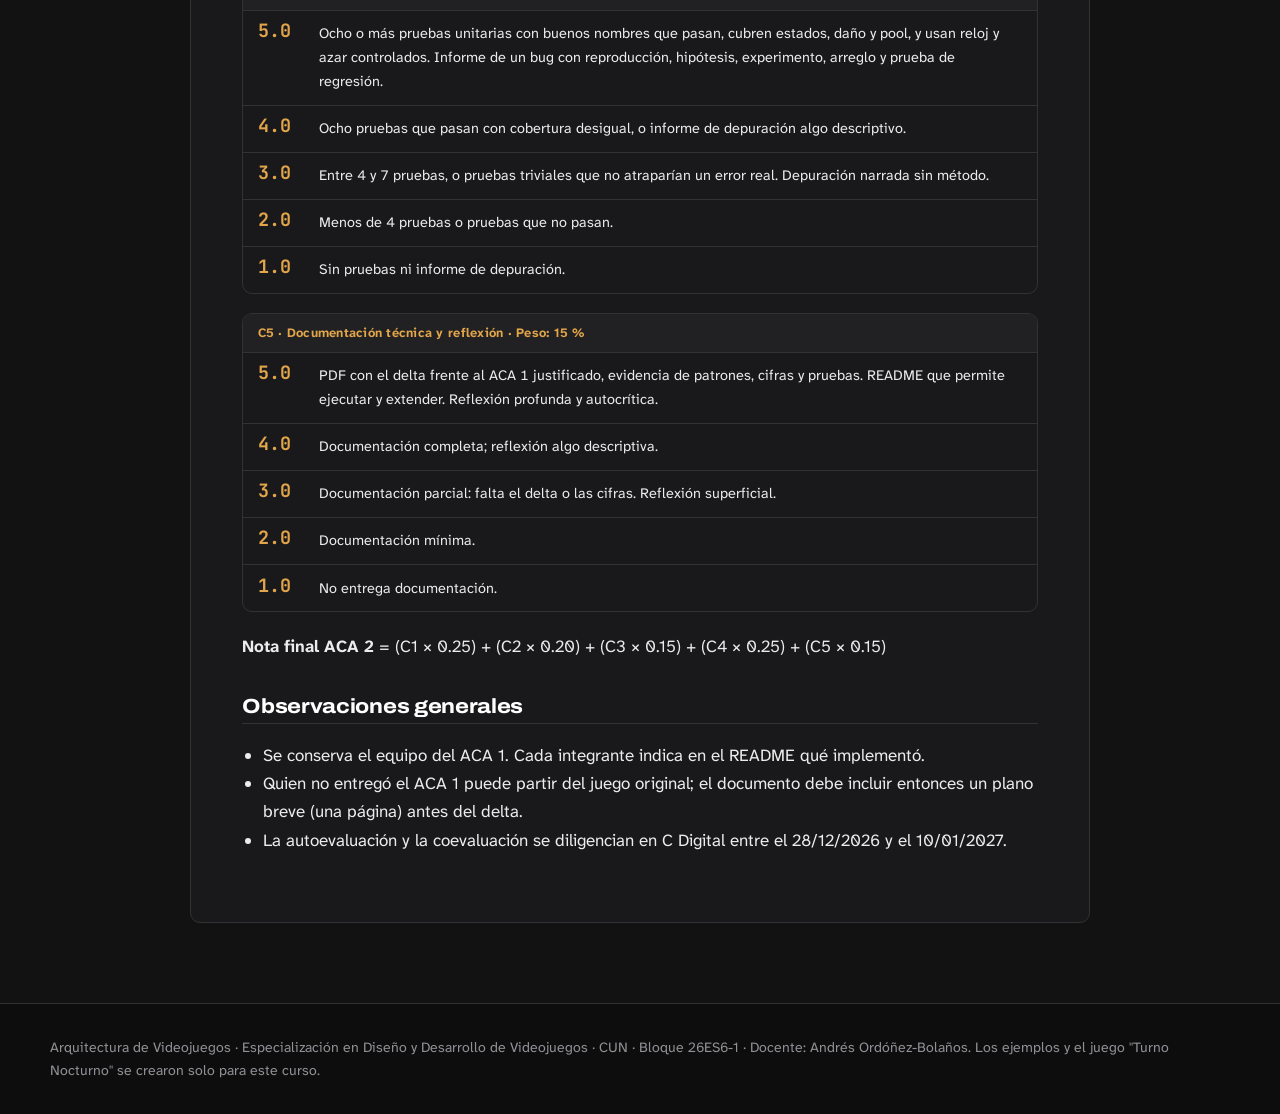
<file: docs/aca2.html>
<!doctype html>
<html lang="es">
<head>
<meta charset="utf-8">
<meta name="viewport" content="width=device-width, initial-scale=1">
<link rel="preconnect" href="https://fonts.googleapis.com">
<link rel="preconnect" href="https://fonts.gstatic.com" crossorigin>
<link href="https://fonts.googleapis.com/css2?family=Archivo:wdth,wght@100..125,500..800&family=Atkinson+Hyperlegible+Next:wght@400..700&family=JetBrains+Mono:wght@400..700&display=swap" rel="stylesheet">
<link rel="stylesheet" href="../assets/style.css">
<title>ACA 2 · El rescate implementado · Arquitectura de Videojuegos</title>
</head>
<body data-page="docs" data-base="../">
<header class="mast" id="mast" data-meta="Actividad de Construcción Aplicada N.º 2 (final) · Corte III · 32 %" data-h1="ACA 2: el rescate, medido y probado" data-q="Lleva tu plano del ACA 1 a código: patrones funcionando, memoria bajo control, contenido en datos y pruebas que lo demuestran."></header>
<main class="wrap">
<div class="doctools"><a class="btn" href="../entregables/ACA2-Rescate-implementado.pdf" download>Descargar PDF</a><button class="btn alt" onclick="print()">Imprimir</button><a class="btn alt" href="../proyecto/TurnoNocturno/README.html">Ver Turno Nocturno</a></div>
<article class="doc">
<h1>Actividad de Construcción Aplicada (ACA) 2</h1>
<p>Corporación Unificada Nacional de Educación Superior, CUN · Especialización en Diseño y Desarrollo de Videojuegos</p>
<table class="tbl ficha"><tbody><tr><td>Asignatura</td><td>Arquitectura de Videojuegos</td><td>Docente / facilitador</td><td>Andrés Ordóñez-Bolaños</td></tr><tr><td>Periodo / bloque / corte</td><td>Bloque 26ES6 · Bloque 1 · Corte III (semanas 6 y 7)</td><td>ACA N.º</td><td>2 (final)</td></tr><tr><td>Fecha de apertura (C Digital)</td><td>28 / 12 / 2026</td><td>Fecha de cierre (C Digital)</td><td>10 / 01 / 2027</td></tr><tr><td>Ponderación</td><td>32 % de la nota final</td><td>Sesión de asesoría</td><td>Semana 6 (trae tu núcleo ya separado)</td></tr></tbody></table>

<h2>Objetivo del ACA</h2>
<p>Implementar la arquitectura diseñada en el ACA 1 sobre el videojuego "Turno Nocturno", aplicando patrones de diseño, gestión de memoria con object pool medida antes y después, contenido dirigido por datos y pruebas unitarias de la lógica, con el fin de evidenciar el tránsito de un código acoplado a una solución modular, escalable, eficiente y verificable.</p>

<h2>Pregunta orientadora o situación problema</h2>
<p>¿Cómo se convierte un diseño de arquitectura en un juego que se deja cambiar, que no desperdicia memoria y cuya lógica se puede probar de forma automática, y cómo se demuestra con datos que el rescate mejoró el juego?</p>
<p><i>Cierra el ciclo abierto en el ACA 1 y se alinea con la competencia del curso: "Categoriza la arquitectura de software, en el contexto de patrones de diseño, buenas prácticas, técnicas de optimización de memoria y estrategias de testing y depuración, para garantizar la modularidad, la escalabilidad y el desempeño en contextos reales y simulados para videojuegos."</i></p>

<h2>Resultados de aprendizaje esperados</h2>
<p>Al finalizar esta actividad, el estudiante estará en capacidad de:</p>
<table class="tbl"><tbody><tr><td><b>RA1</b></td><td>Implementar una arquitectura por módulos donde las reglas del juego no dependen de la consola, el disco ni el sonido, aplicando al menos tres patrones de diseño.</td></tr><tr><td><b>RA2</b></td><td>Aplicar gestión de memoria con object pool y eliminar asignaciones por frame, demostrando la mejora con mediciones antes y después.</td></tr><tr><td><b>RA3</b></td><td>Construir contenido dirigido por datos, de modo que agregar un bicho o una oleada no requiera modificar el código del núcleo.</td></tr><tr><td><b>RA4</b></td><td>Escribir pruebas unitarias de la lógica del juego y documentar la depuración de un defecto con método.</td></tr><tr><td><b>RA5</b></td><td>Evaluar críticamente la propia arquitectura, documentando las diferencias entre el plano del ACA 1 y la implementación final.</td></tr></tbody></table>

<h2>Del ACA 1 al ACA 2: qué reutilizas y qué sube de nivel</h2>
<table class="tbl"><thead><tr><th class="g">En el ACA 1 (el plano)</th><th class="g">En el ACA 2 (la obra)</th></tr></thead><tbody>
<tr><td>Diagrama de módulos y clases.</td><td>Proyectos y clases reales, con dependencias en una sola dirección.</td></tr>
<tr><td>Máquina de estados dibujada.</td><td>Máquina de estados como código, sin booleanos sueltos.</td></tr>
<tr><td>Patrones justificados en una tabla.</td><td>Patrones funcionando: State y al menos dos más.</td></tr>
<tr><td>Un bicho extraído a su clase.</td><td>Bichos y oleadas definidos en datos (JSON o Lua) y creados por una fábrica.</td></tr>
<tr><td>Plan de refactor.</td><td>Refactor ejecutado, con pruebas que lo protegen y cifras que lo respaldan.</td></tr>
</tbody></table>

<h2>Descripción de la actividad</h2>
<p>Este es el ACA final del curso. El juego debe verse y jugarse igual o mejor que el original; lo que cambia es todo lo que hay debajo. El proyecto debe cumplir, como mínimo:</p>
<ul>
<li><b>Núcleo separado.</b> Las reglas viven en un proyecto o carpeta de núcleo que no usa <code>Console</code>, <code>File</code>, <code>Thread.Sleep</code> ni <code>Console.Beep</code>. La consola, el audio y el guardado entran por interfaces.</li>
<li><b>Patrones.</b> State para el flujo del juego (Menú, Jugando, Pausa, Game Over, Victoria), más al menos dos entre Observer o bus de eventos, Command, Factory, Strategy, Componente y Service Locator.</li>
<li><b>Sin preguntar por el tipo.</b> No queda ningún <code>if (tipo == "rapido")</code>: el comportamiento de cada bicho sale de su estrategia o de sus datos.</li>
<li><b>Datos externos.</b> Tipos de bicho y oleadas se cargan desde JSON o desde un script Lua. Incluye un <b>cuarto tipo de bicho</b> agregado solo con datos (y, si hace falta, una estrategia nueva) para demostrarlo.</li>
<li><b>Object pool.</b> Chispas y bichos se reutilizan. El dibujo no crea listas ni concatena cadenas en cada frame.</li>
<li><b>Medición.</b> Tabla antes y después con, al menos, bytes asignados y número de recolecciones de basura en 60 segundos de juego (<code>GC.GetTotalAllocatedBytes</code>, <code>GC.CollectionCount</code>) y tiempo medio de frame.</li>
<li><b>Pruebas.</b> Mínimo <b>8 pruebas unitarias</b> de la lógica que pasan con <code>dotnet test</code>, incluidas pruebas de la máquina de estados, del daño y del pool. El azar usa semilla para que el resultado sea repetible.</li>
</ul>
<p><b>Para aspirar al 5.0:</b> una repetición determinista (grabar los comandos de una partida y reproducirla con el mismo resultado) o comportamiento de bichos programado en Lua, y un cuarto de página que explique qué permitiría escalar el juego a 10 veces más contenido.</p>
<h3>Ventana de trabajo: 2 semanas, 2 entregas internas</h3>
<ul>
<li><b>Semana 6 (28/12 a 03/01) · Estructura y patrones.</b> Separa el núcleo, implementa la máquina de estados, los eventos y la fábrica con datos externos. La sesión de esta semana incluye asesoría: trae el núcleo compilando. <i>Meta: el juego corre sobre la arquitectura nueva.</i></li>
<li><b>Semana 7 (04/01 a 10/01) · Memoria, pruebas y entrega.</b> Mide, aplica el pool, vuelve a medir. Escribe las pruebas, documenta un bug depurado con método, redacta el PDF y sube todo a C Digital antes del 10/01. <i>Meta: puedes demostrar con cifras y pruebas que el rescate funcionó.</i></li>
</ul>

<h2>Pistas técnicas y errores comunes</h2>
<ul>
<li>Mide <b>antes</b> de optimizar. Sin la cifra del "antes" no hay comparación que entregar.</li>
<li>Si una prueba necesita <code>Console</code> o esperar tiempo real, la lógica todavía está pegada a los detalles: inyecta un reloj y un azar falsos.</li>
<li>Un objeto devuelto al pool debe reiniciar su estado. El bug clásico es la chispa que reaparece con la posición vieja.</li>
<li>Desuscribe los eventos cuando un objeto vuelve al pool o termina el estado: si no, reacciona dos veces.</li>
<li>Un Singleton para todo vuelve a pegar las piezas. Prefiere pasar dependencias por constructor.</li>
<li>Nombres de prueba que cuentan una historia: <code>Tanque_MuereAlTercerGolpe</code>, <code>Pausa_NoAvanzaLosBichos</code>.</li>
<li>Commits pequeños. Si algo se rompe, se puede volver atrás o buscar por mitades cuál commit lo dañó.</li>
</ul>

<h2>Producto(s) final(es) a entregar</h2>
<p>Los productos se entregan exclusivamente en C Digital.</p>
<h3>Producto principal: proyecto rescatado (repositorio Git, preferiblemente GitHub, o ZIP)</h3>
<ul>
<li>Compila y se juega con <code>dotnet run</code>; las pruebas pasan con <code>dotnet test</code>. Si se entrega en Unity: proyecto que abre sin errores y pruebas en Unity Test Framework.</li>
<li>Estructura ordenada: núcleo, consola o presentación, datos y pruebas.</li>
<li>Se puede ganar y perder. Incluye el cuarto tipo de bicho definido por datos.</li>
<li>Un archivo <code>README</code> con cómo ejecutar, cómo correr las pruebas y cómo agregar un bicho nuevo.</li>
</ul>
<h3>Producto complementario: documento técnico (PDF, máximo 6 páginas de contenido)</h3>
<ol>
<li>Diagrama de módulos y de clases <b>final</b>, marcando el delta respecto al ACA 1: qué se agregó, qué se quitó y por qué.</li>
<li>Patrones aplicados: dónde están, con fragmentos breves de código.</li>
<li>Memoria y desempeño: tabla antes y después, cómo se midió y qué se cambió.</li>
<li>Datos: cómo se define un bicho y una oleada, con un ejemplo.</li>
<li>Pruebas y depuración: lista de pruebas y la historia de un bug real (cómo se reprodujo, hipótesis, experimento, arreglo y la prueba que ahora lo vigila).</li>
<li>Reflexión final (media a una página): qué cambió del plano, qué fue lo más difícil, qué refactorizarías con dos semanas más.</li>
</ol>
<p><b>Socialización (semana 8):</b> demo de 5 minutos por equipo. No tiene nota propia; alimenta la coevaluación (4 %) y la autoevaluación (4 %).</p>

<h2>Plantilla de medición (cópiala en tu documento)</h2>
<table class="tbl"><thead><tr><th class="g">Métrica (60 s de juego, misma semilla)</th><th class="g">Antes</th><th class="g">Después</th><th class="g">Cómo se midió</th></tr></thead><tbody>
<tr><td>Bytes asignados (<code>GC.GetTotalAllocatedBytes(true)</code> al final menos al inicio)</td><td></td><td></td><td></td></tr>
<tr><td>Recolecciones gen 0 (<code>GC.CollectionCount(0)</code>)</td><td></td><td></td><td></td></tr>
<tr><td>Tiempo medio de frame en ms (<code>Stopwatch</code>)</td><td></td><td></td><td></td></tr>
<tr><td>Peor frame en ms</td><td></td><td></td><td></td></tr>
</tbody></table>
<p>Mide en modo <code>Release</code> (<code>dotnet run -c Release</code>), con la misma semilla y la misma secuencia de entrada en ambos casos. Repite tres veces y reporta el promedio.</p>
<h2>Formato de entrega</h2>
<ul>
<li>PDF con nombre <code>ACA2_Apellido_Nombre.pdf</code> (en parejas: <code>ACA2_Apellido1_Apellido2.pdf</code>) y enlace al repositorio en la portada.</li>
<li>Si entregas ZIP: sin carpetas <code>bin</code>, <code>obj</code> ni <code>Library</code> (Unity).</li>
<li>Referencias y citas en APA 7.</li>
</ul>
<h2>Lista de chequeo antes de entregar</h2><table class="tbl lista"><tbody><tr><td class="box"></td><td>El núcleo no usa <code>Console</code>, <code>File</code>, <code>Thread.Sleep</code> ni <code>Console.Beep</code>.</td></tr><tr><td class="box"></td><td>State funciona como código, más al menos dos patrones con su fragmento en el documento.</td></tr><tr><td class="box"></td><td>No queda ningún <code>if</code> que pregunte por el tipo de bicho.</td></tr><tr><td class="box"></td><td>El cuarto bicho existe solo en datos (JSON o Lua) y aparece en el juego.</td></tr><tr><td class="box"></td><td>La tabla antes y después tiene cifras reales medidas con el mismo método.</td></tr><tr><td class="box"></td><td><code>dotnet test</code> pasa con 8 o más pruebas con nombres que cuentan una historia.</td></tr><tr><td class="box"></td><td>El informe del bug tiene reproducción, hipótesis, experimento, arreglo y prueba de regresión.</td></tr><tr><td class="box"></td><td>El README explica cómo ejecutar, cómo probar y cómo agregar un bicho.</td></tr><tr><td class="box"></td><td>El documento marca qué cambió frente al plano del ACA 1 y por qué.</td></tr></tbody></table>

<h2>Rúbrica de evaluación</h2>
<p>Cada criterio se califica de 1.0 a 5.0 según el descriptor alcanzado; la nota final es el promedio ponderado.</p>
<table class="tbl"><thead><tr><th class="g" colspan="2">C1 · Arquitectura y patrones · Peso: 25 %</th></tr></thead><tbody>
<tr><td class="pct">5.0</td><td>Núcleo sin dependencias de consola, disco ni audio; dependencias en una sola dirección. State como código más dos patrones bien aplicados. Ningún if por tipo. Una clase por archivo, sin lógica duplicada.</td></tr>
<tr><td class="pct">4.0</td><td>Arquitectura sólida con una fuga menor (una llamada a consola en el núcleo, un patrón aplicado a medias).</td></tr>
<tr><td class="pct">3.0</td><td>Código repartido en clases pero con acoplamiento alto, estados con banderas o condicionales por tipo que sobreviven.</td></tr>
<tr><td class="pct">2.0</td><td>Código procedimental disfrazado de clases, o un objeto que concentra todo.</td></tr>
<tr><td class="pct">1.0</td><td>No hay arquitectura reconocible o no compila.</td></tr>
</tbody></table>
<table class="tbl"><thead><tr><th class="g" colspan="2">C2 · Memoria y optimización · Peso: 20 %</th></tr></thead><tbody>
<tr><td class="pct">5.0</td><td>Pool correcto para chispas y bichos, con reinicio de estado. Sin asignaciones evitables por frame. Tabla antes y después con método de medición claro y mejora evidente.</td></tr>
<tr><td class="pct">4.0</td><td>Pool funcional y medición presente, con un defecto menor (queda una asignación por frame o falta una de las métricas).</td></tr>
<tr><td class="pct">3.0</td><td>Hay pool pero sin medir, o se mide pero no se corrige lo medido.</td></tr>
<tr><td class="pct">2.0</td><td>Optimización por intuición, sin cifras. Pool con errores (objetos que reaparecen con estado viejo).</td></tr>
<tr><td class="pct">1.0</td><td>No hay gestión de memoria ni medición.</td></tr>
</tbody></table>
<table class="tbl"><thead><tr><th class="g" colspan="2">C3 · Contenido dirigido por datos y escalabilidad · Peso: 15 %</th></tr></thead><tbody>
<tr><td class="pct">5.0</td><td>Bichos y oleadas en JSON o Lua, creados por una fábrica. El cuarto bicho se agregó sin tocar el núcleo. Los datos inválidos producen un mensaje claro.</td></tr>
<tr><td class="pct">4.0</td><td>Datos externos funcionando; agregar el cuarto bicho exigió un cambio pequeño en el núcleo.</td></tr>
<tr><td class="pct">3.0</td><td>Algunos valores salen de datos pero los tipos siguen cableados en el código.</td></tr>
<tr><td class="pct">2.0</td><td>Los datos existen pero el juego no los usa de verdad.</td></tr>
<tr><td class="pct">1.0</td><td>Todo el contenido sigue en el código.</td></tr>
</tbody></table>
<table class="tbl"><thead><tr><th class="g" colspan="2">C4 · Pruebas y depuración · Peso: 25 %</th></tr></thead><tbody>
<tr><td class="pct">5.0</td><td>Ocho o más pruebas unitarias con buenos nombres que pasan, cubren estados, daño y pool, y usan reloj y azar controlados. Informe de un bug con reproducción, hipótesis, experimento, arreglo y prueba de regresión.</td></tr>
<tr><td class="pct">4.0</td><td>Ocho pruebas que pasan con cobertura desigual, o informe de depuración algo descriptivo.</td></tr>
<tr><td class="pct">3.0</td><td>Entre 4 y 7 pruebas, o pruebas triviales que no atraparían un error real. Depuración narrada sin método.</td></tr>
<tr><td class="pct">2.0</td><td>Menos de 4 pruebas o pruebas que no pasan.</td></tr>
<tr><td class="pct">1.0</td><td>Sin pruebas ni informe de depuración.</td></tr>
</tbody></table>
<table class="tbl"><thead><tr><th class="g" colspan="2">C5 · Documentación técnica y reflexión · Peso: 15 %</th></tr></thead><tbody>
<tr><td class="pct">5.0</td><td>PDF con el delta frente al ACA 1 justificado, evidencia de patrones, cifras y pruebas. README que permite ejecutar y extender. Reflexión profunda y autocrítica.</td></tr>
<tr><td class="pct">4.0</td><td>Documentación completa; reflexión algo descriptiva.</td></tr>
<tr><td class="pct">3.0</td><td>Documentación parcial: falta el delta o las cifras. Reflexión superficial.</td></tr>
<tr><td class="pct">2.0</td><td>Documentación mínima.</td></tr>
<tr><td class="pct">1.0</td><td>No entrega documentación.</td></tr>
</tbody></table>
<p><b>Nota final ACA 2</b> = (C1 × 0.25) + (C2 × 0.20) + (C3 × 0.15) + (C4 × 0.25) + (C5 × 0.15)</p>
<h2>Observaciones generales</h2>
<ul>
<li>Se conserva el equipo del ACA 1. Cada integrante indica en el README qué implementó.</li>
<li>Quien no entregó el ACA 1 puede partir del juego original; el documento debe incluir entonces un plano breve (una página) antes del delta.</li>
<li>La autoevaluación y la coevaluación se diligencian en C Digital entre el 28/12/2026 y el 10/01/2027.</li>
</ul>
</article>
</main>
<div id="foot"></div>
<script src="../data/curso.js"></script>
<script src="../assets/app.js"></script>
</body>
</html>
</file>
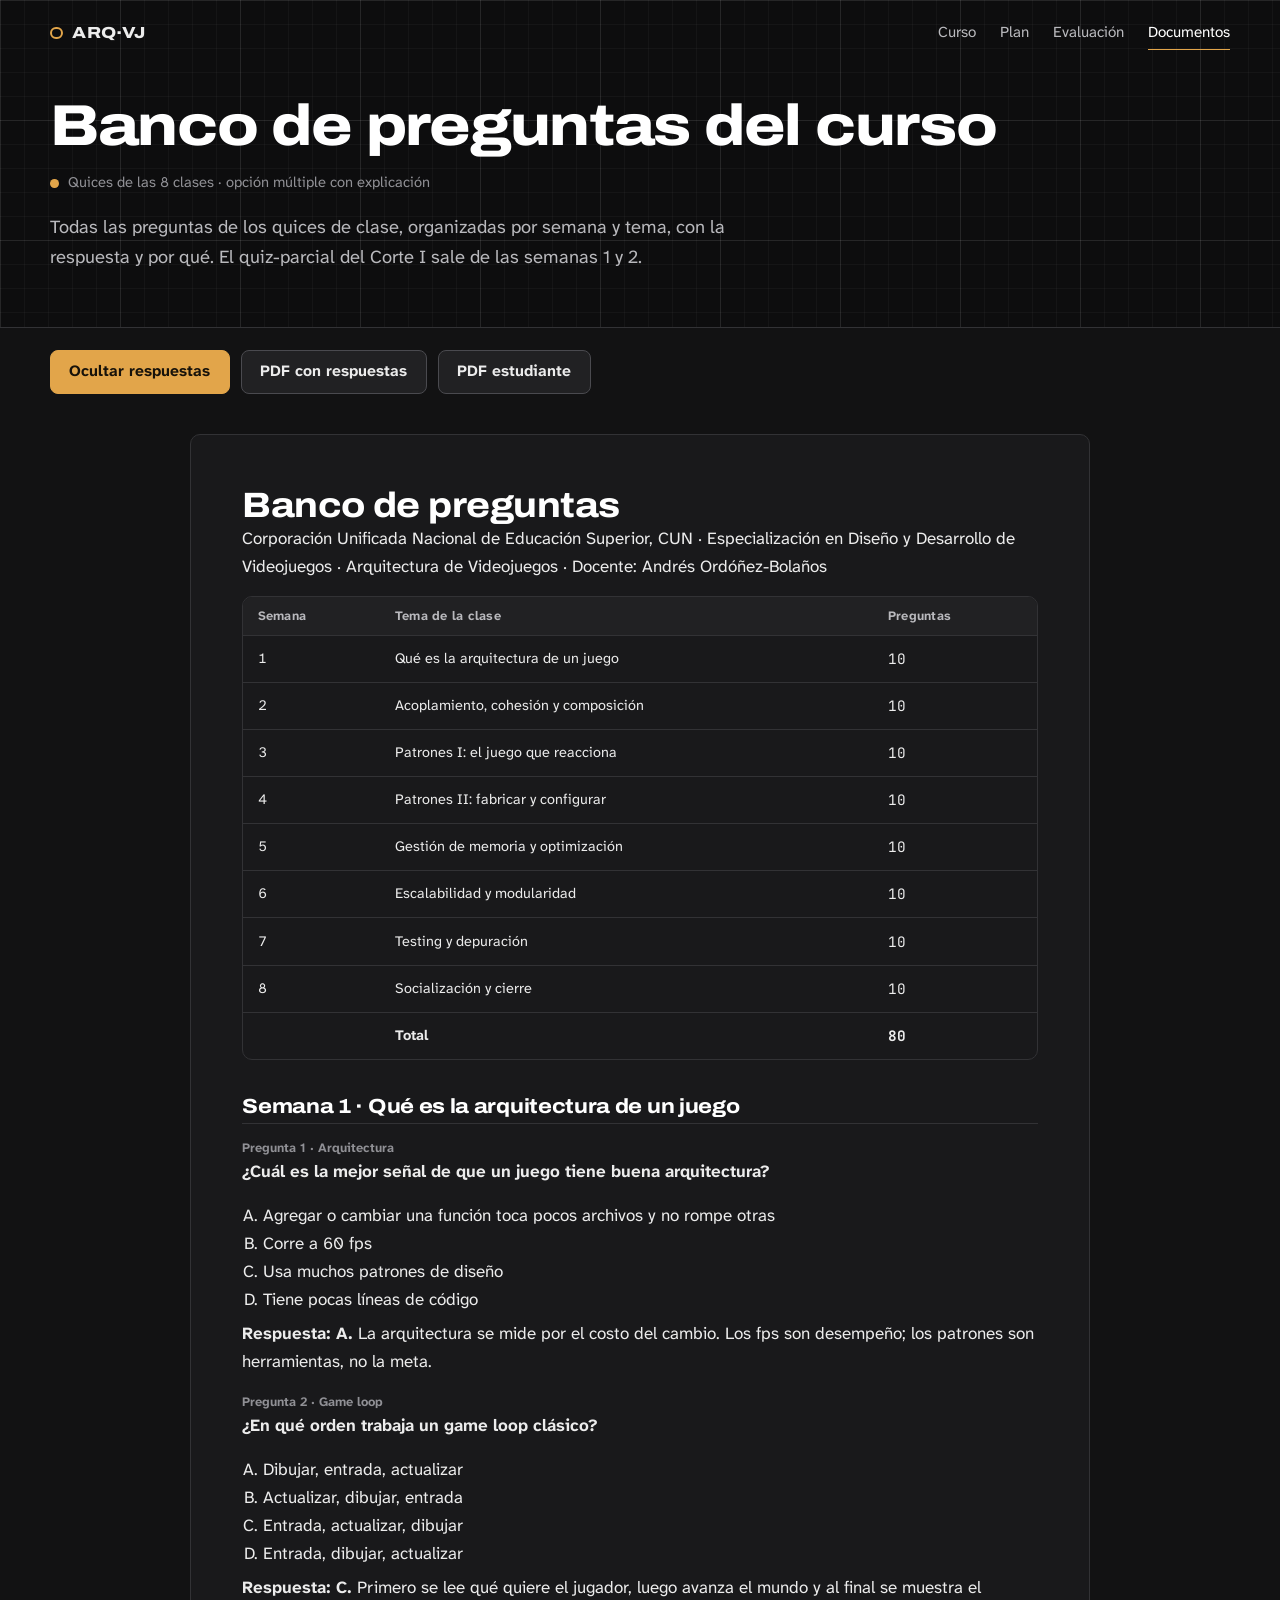
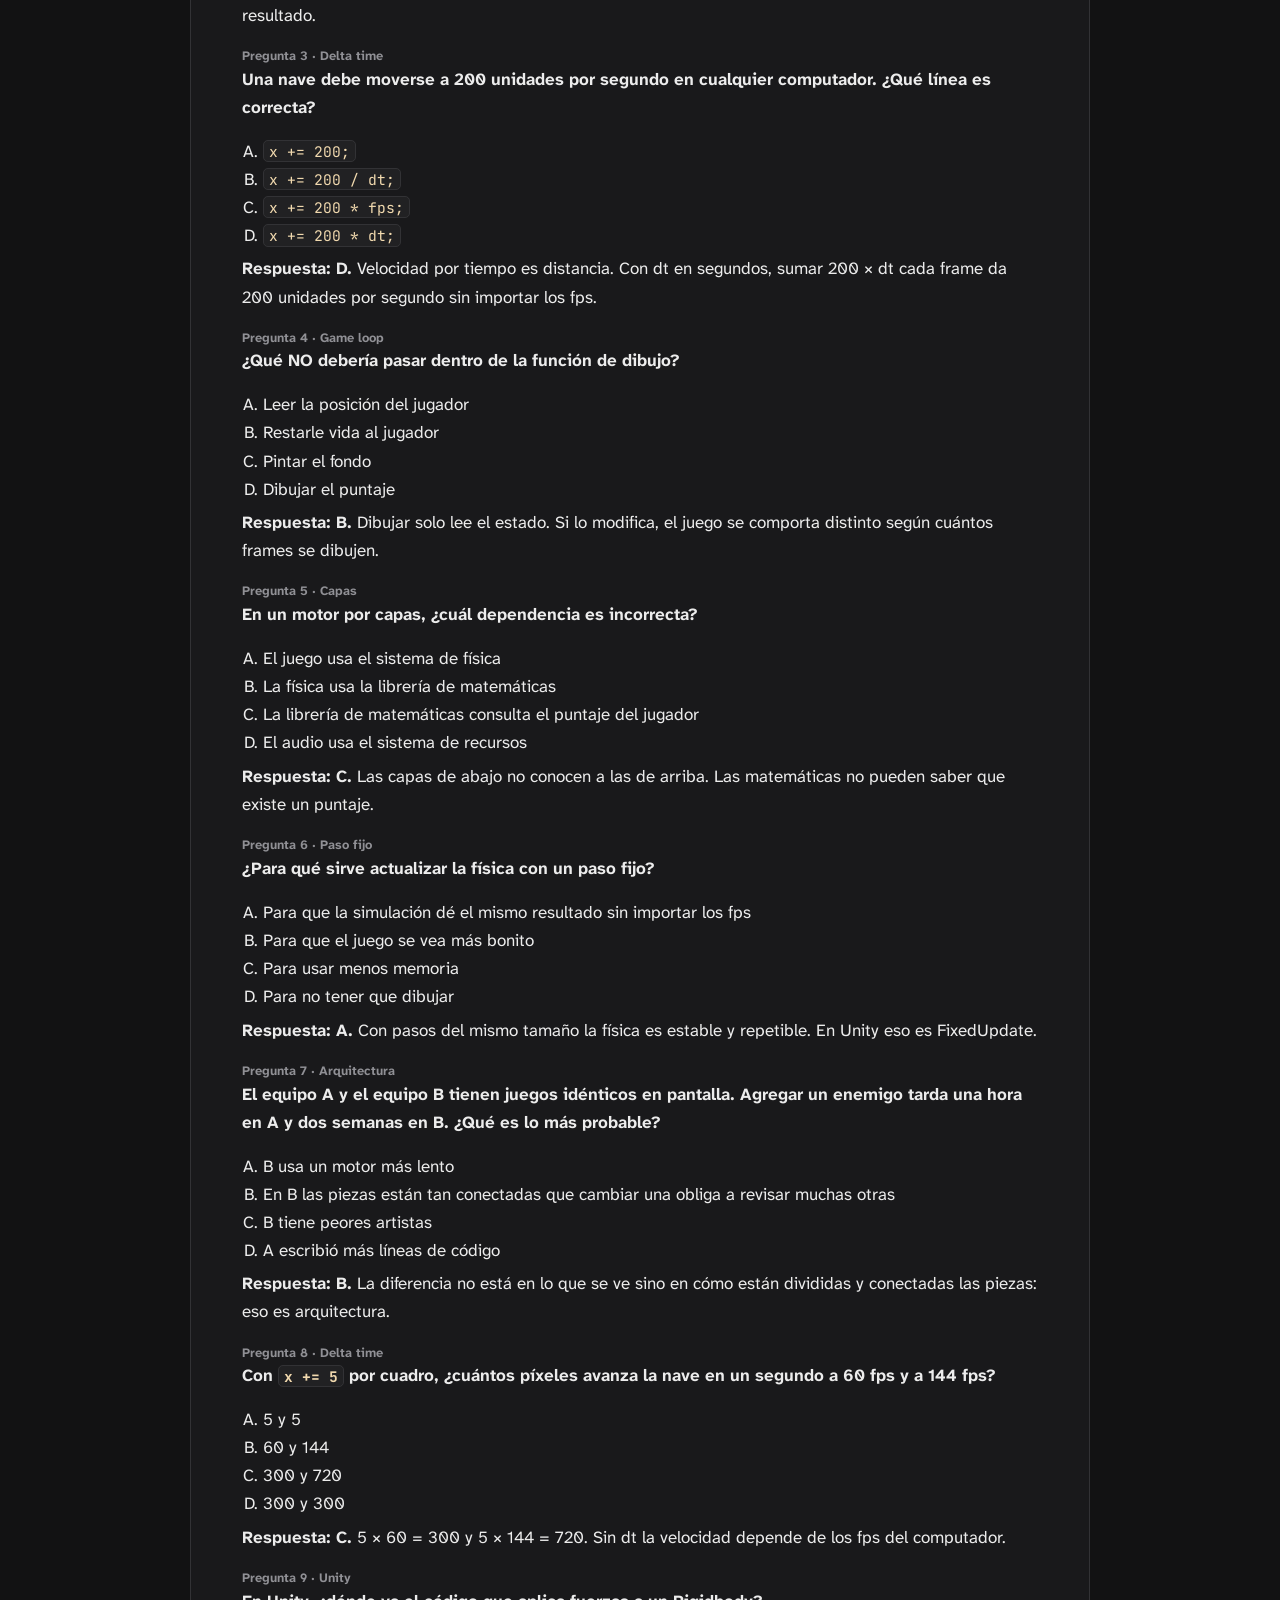
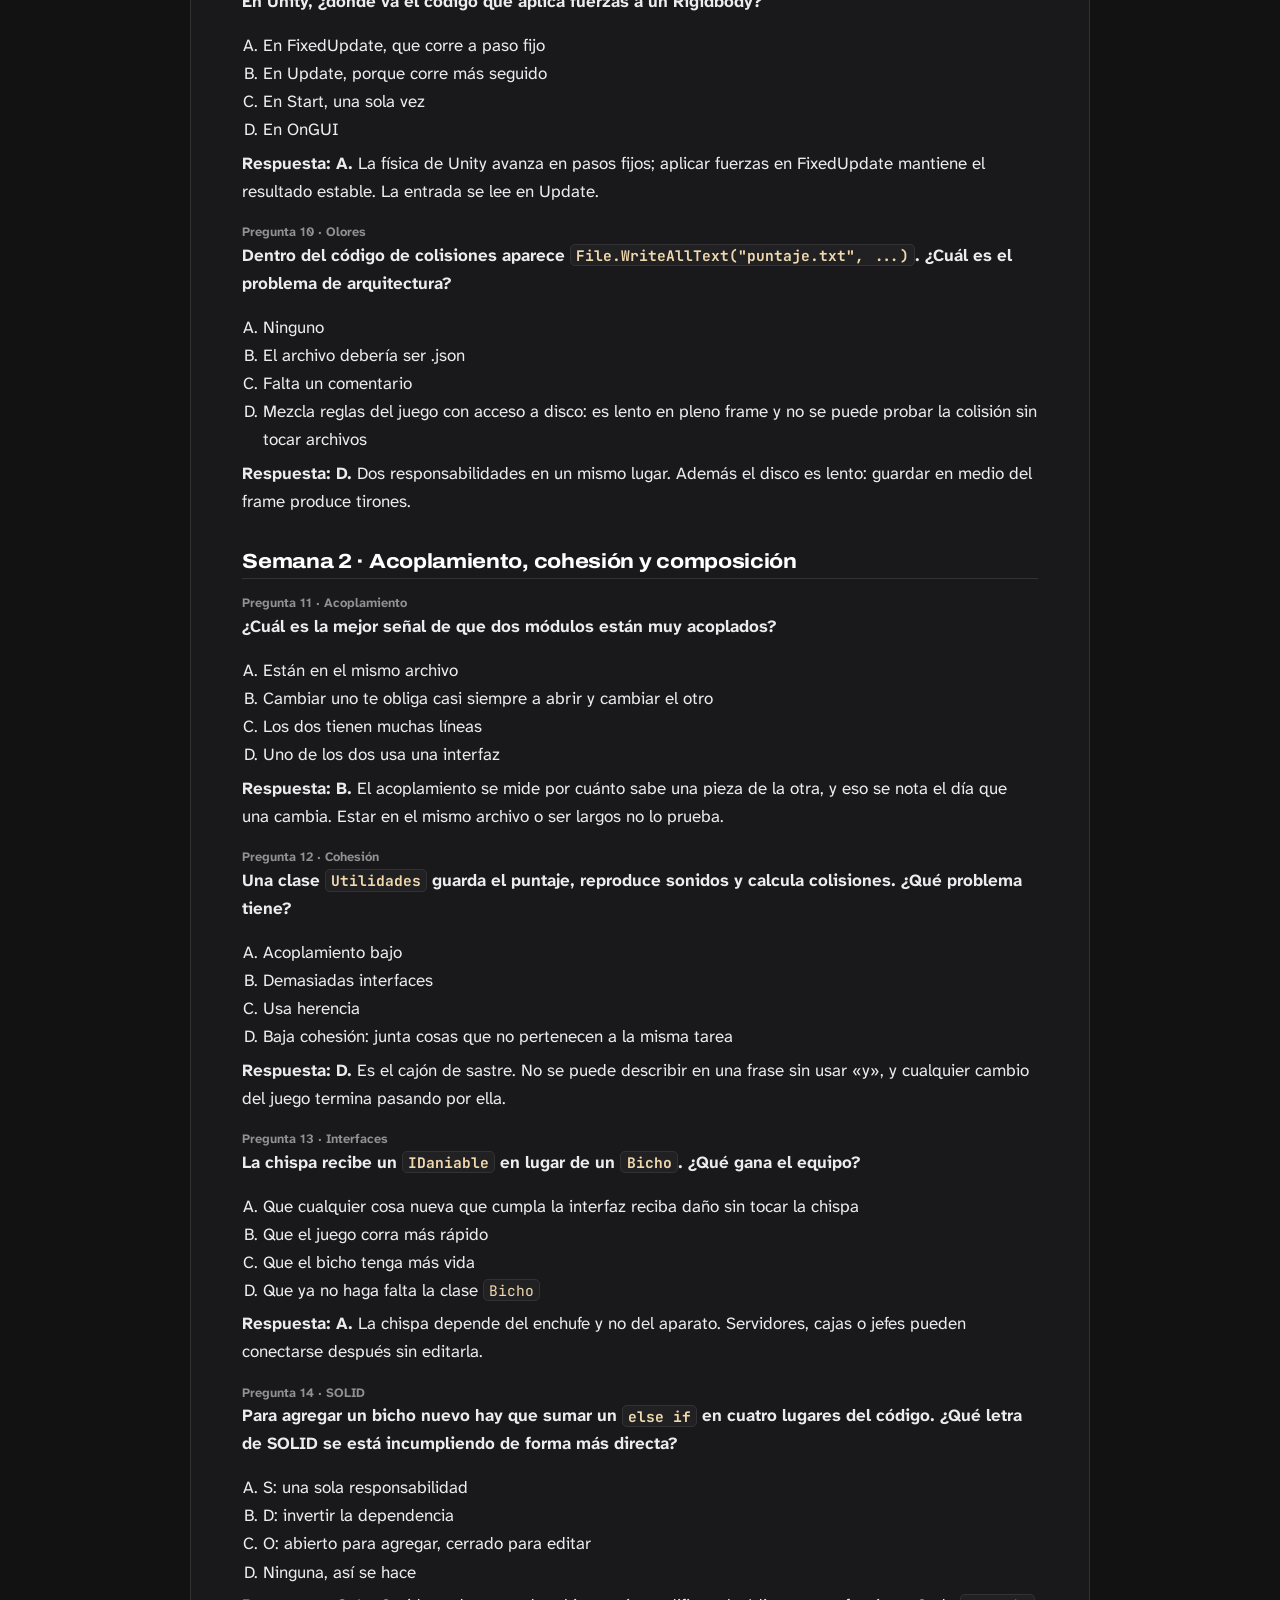
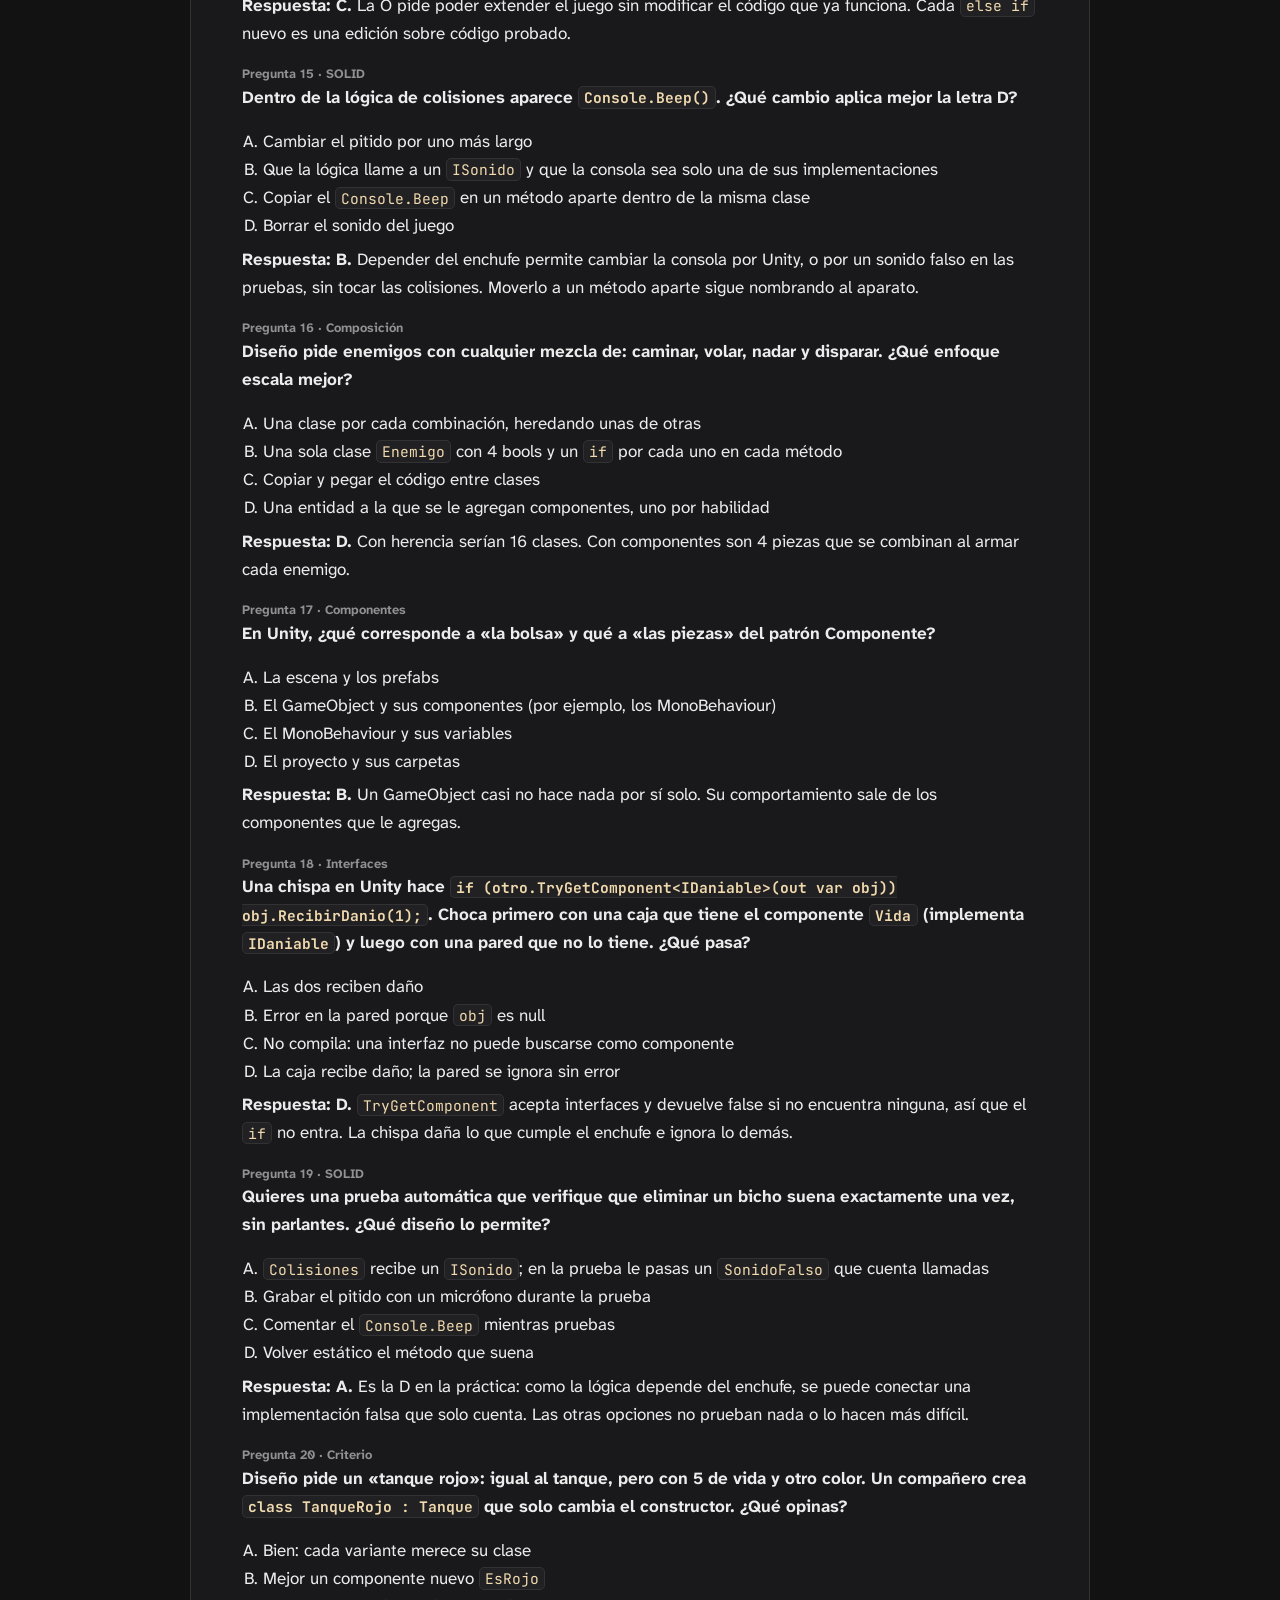
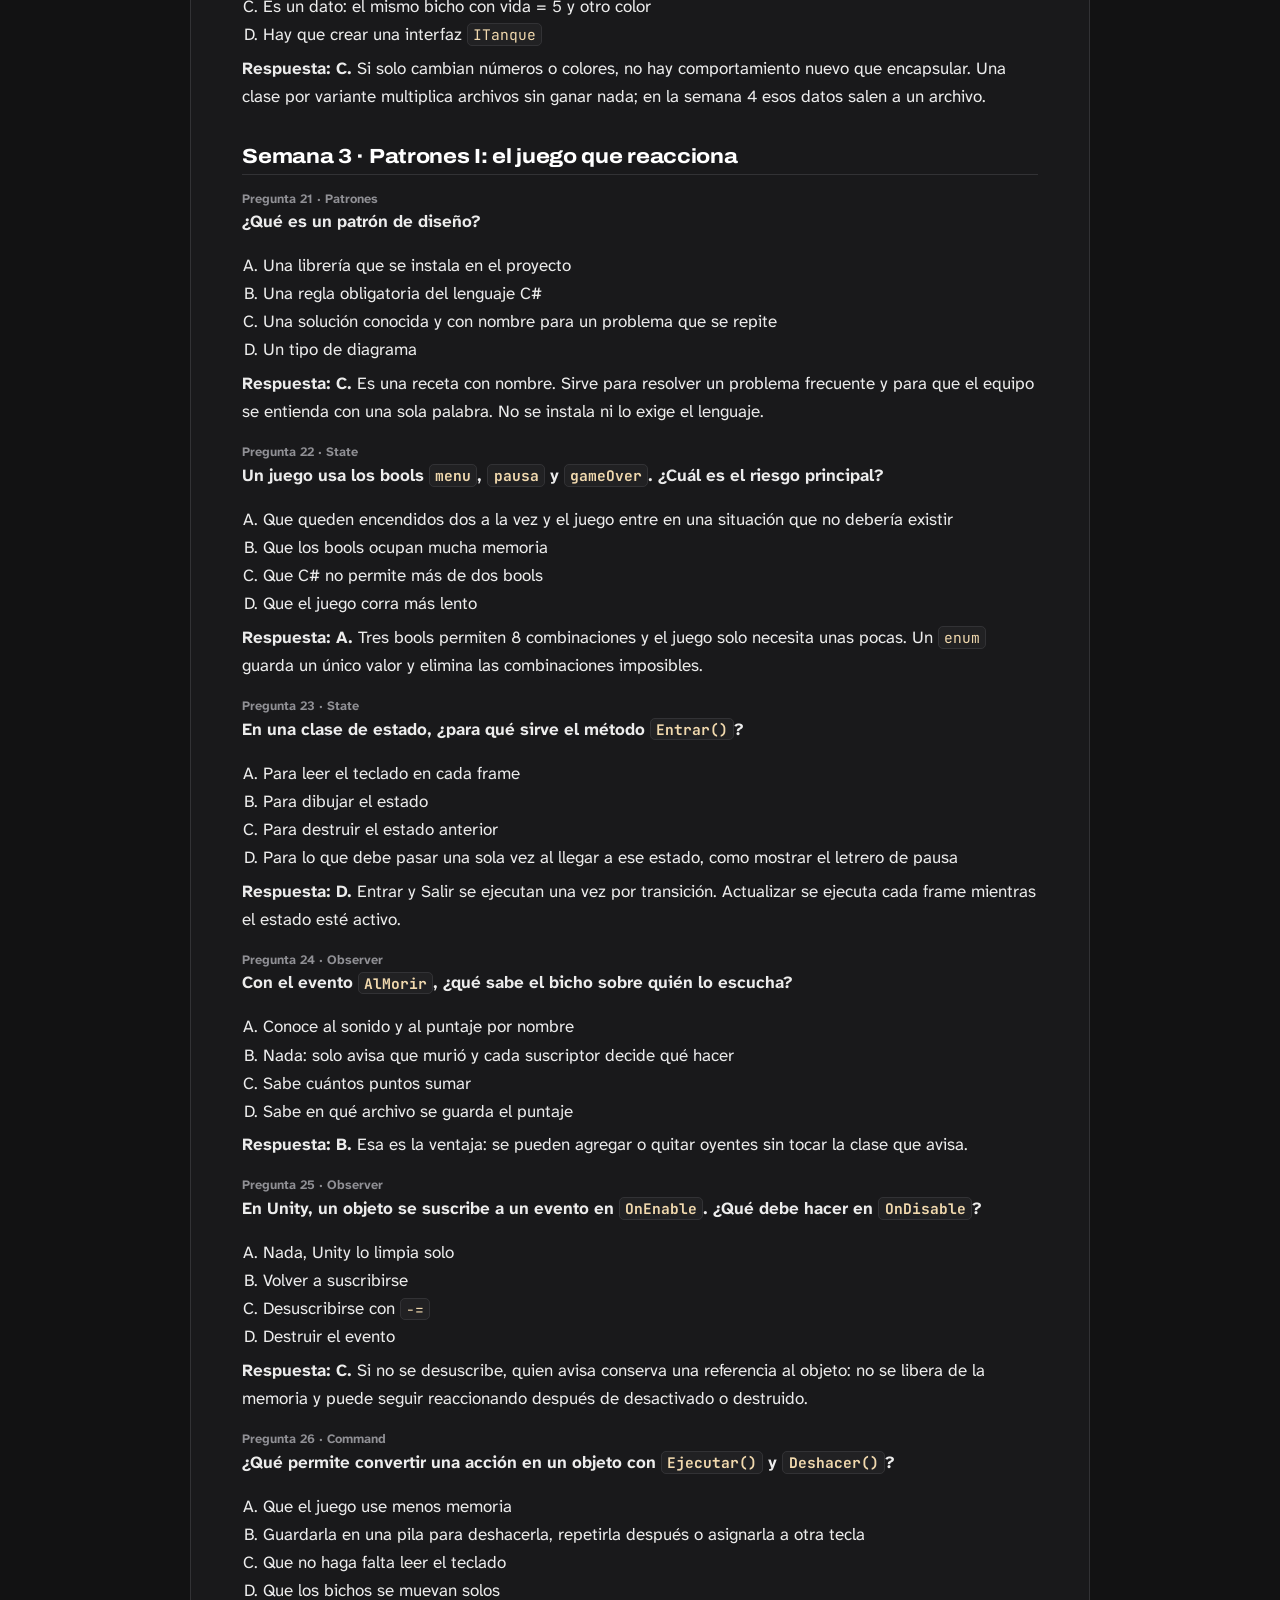
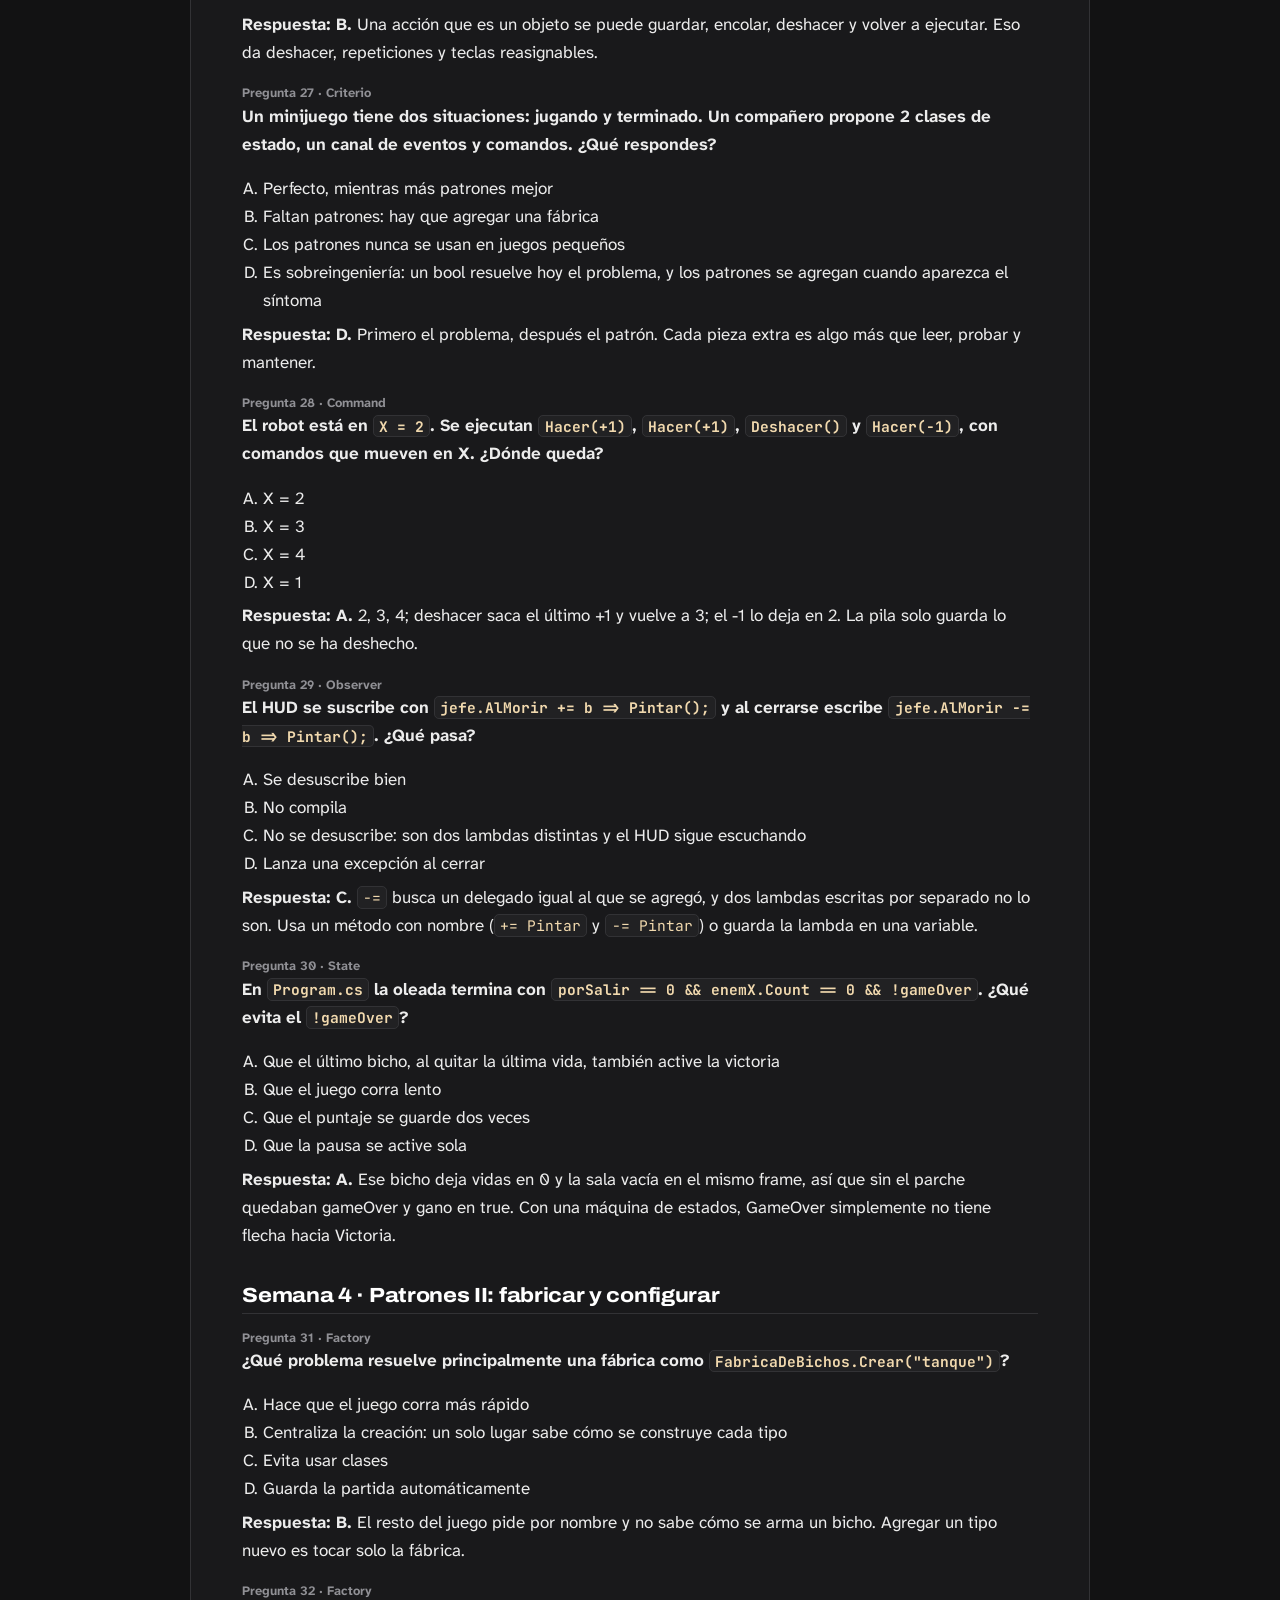
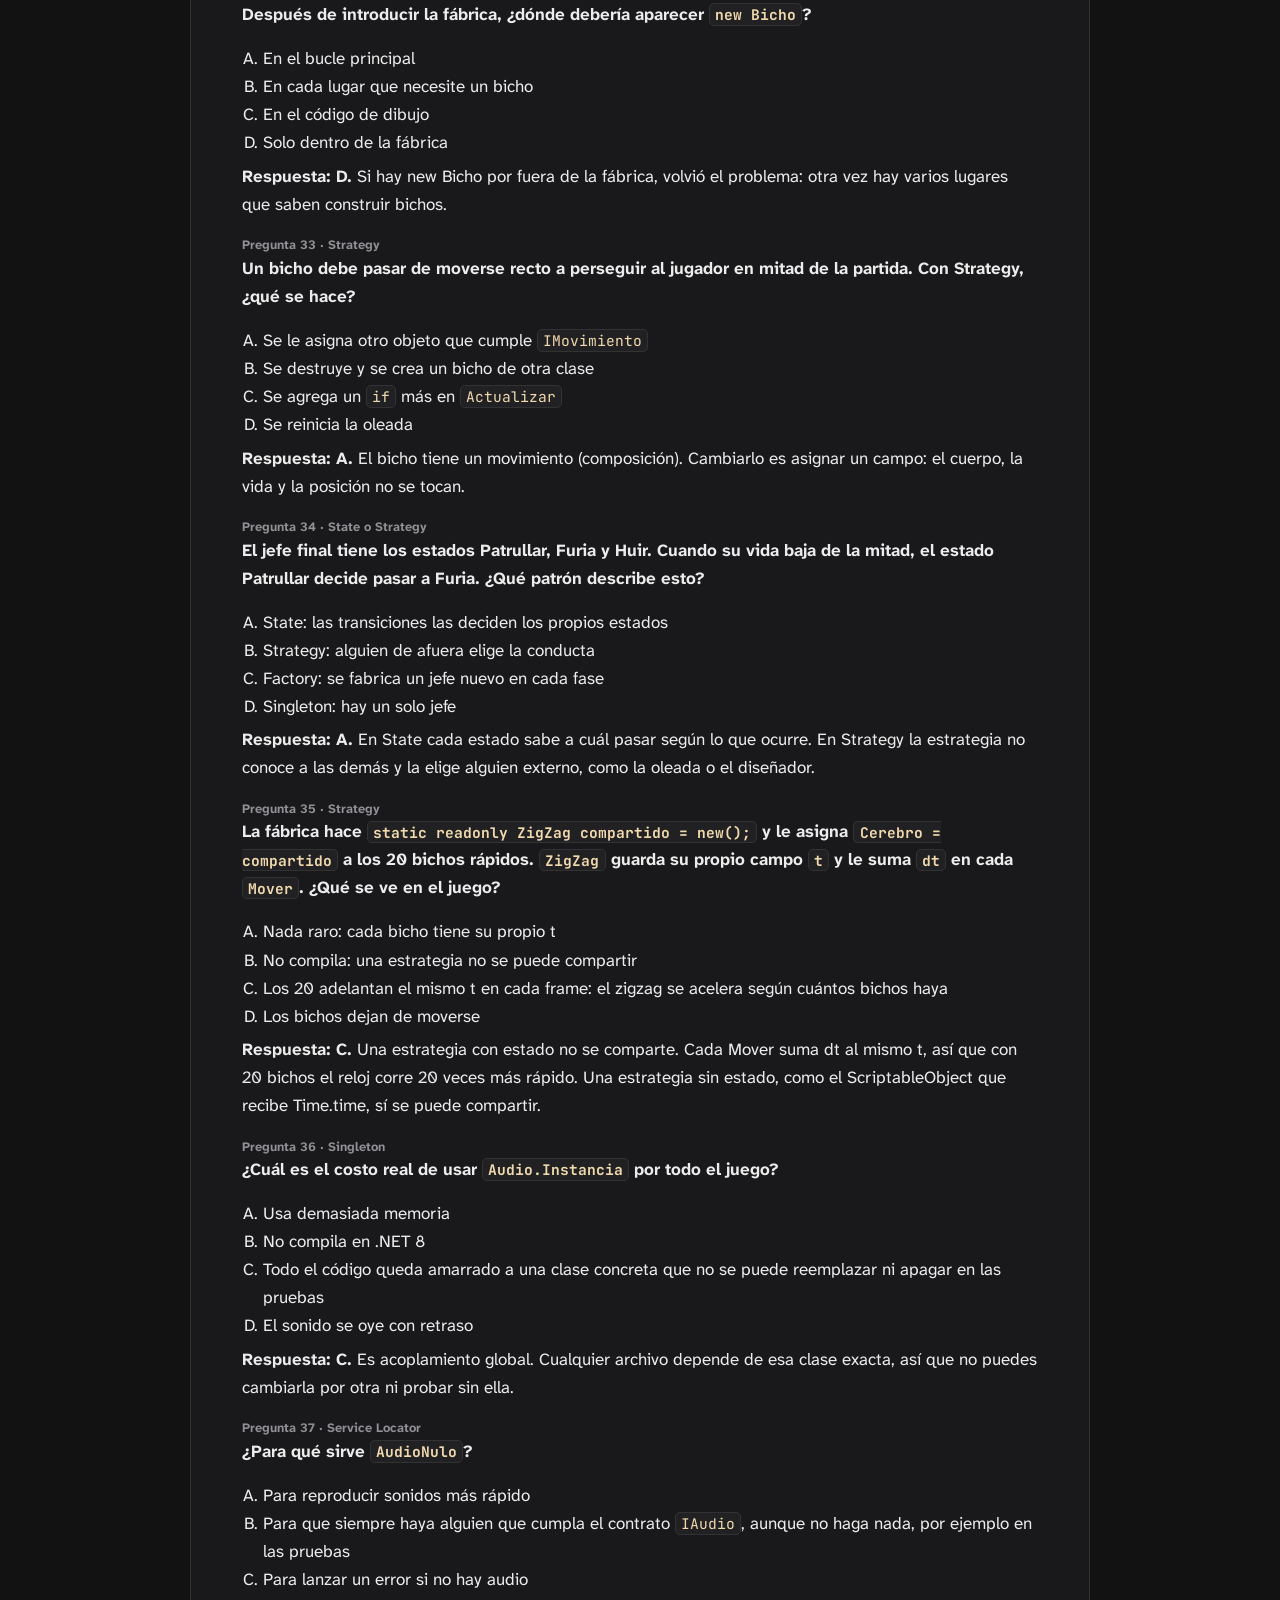
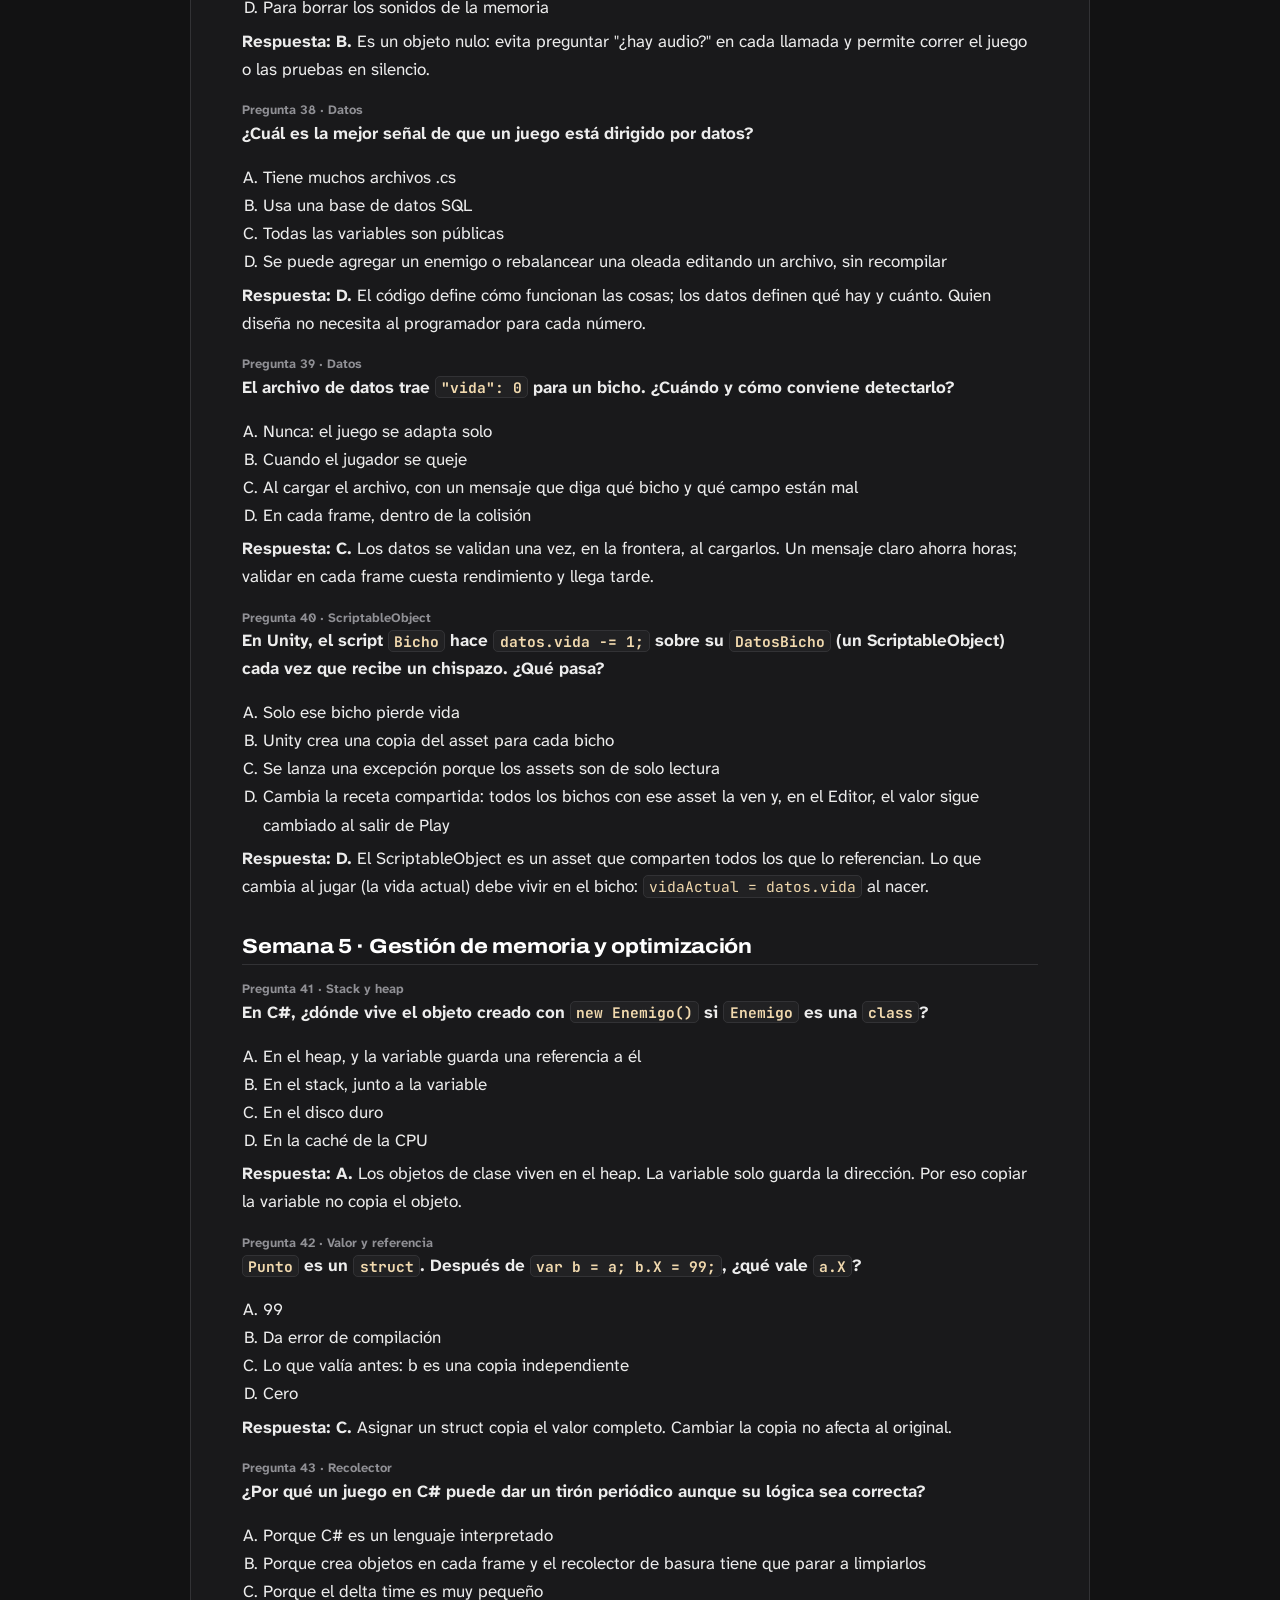
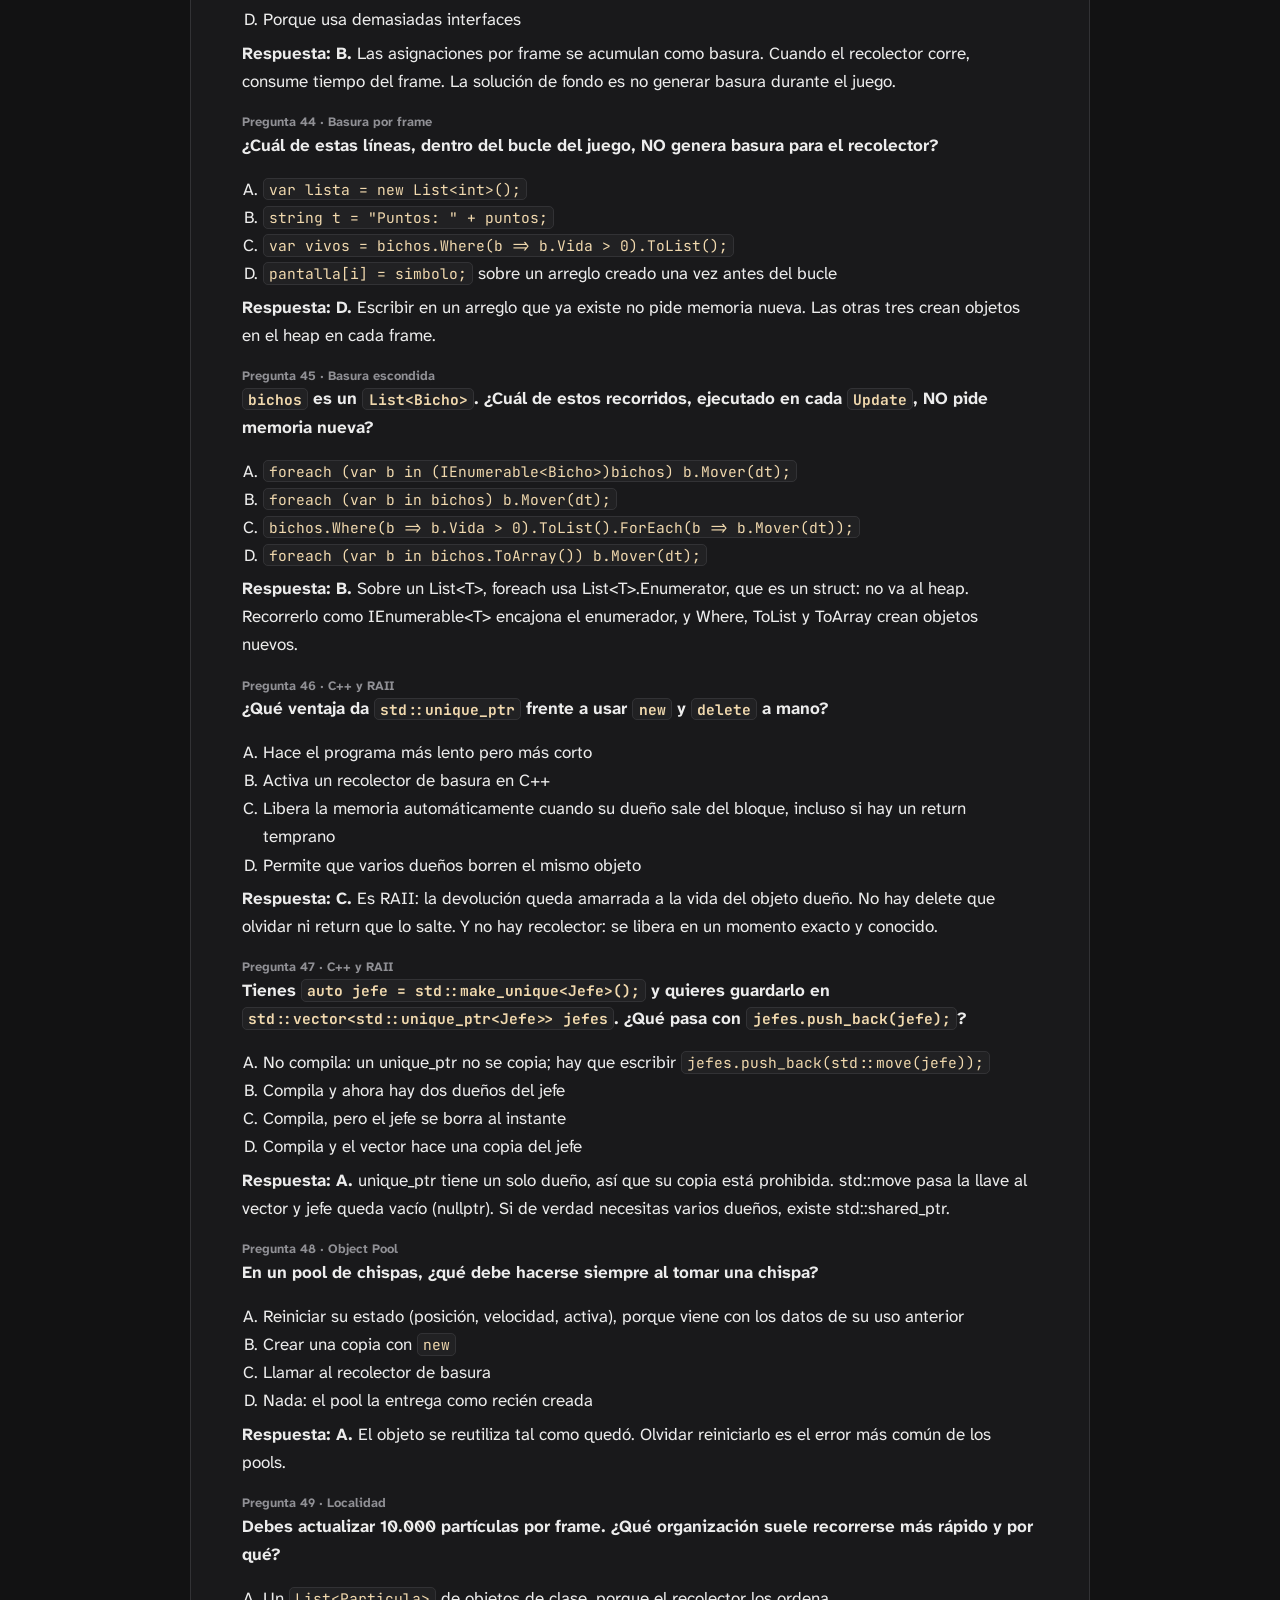
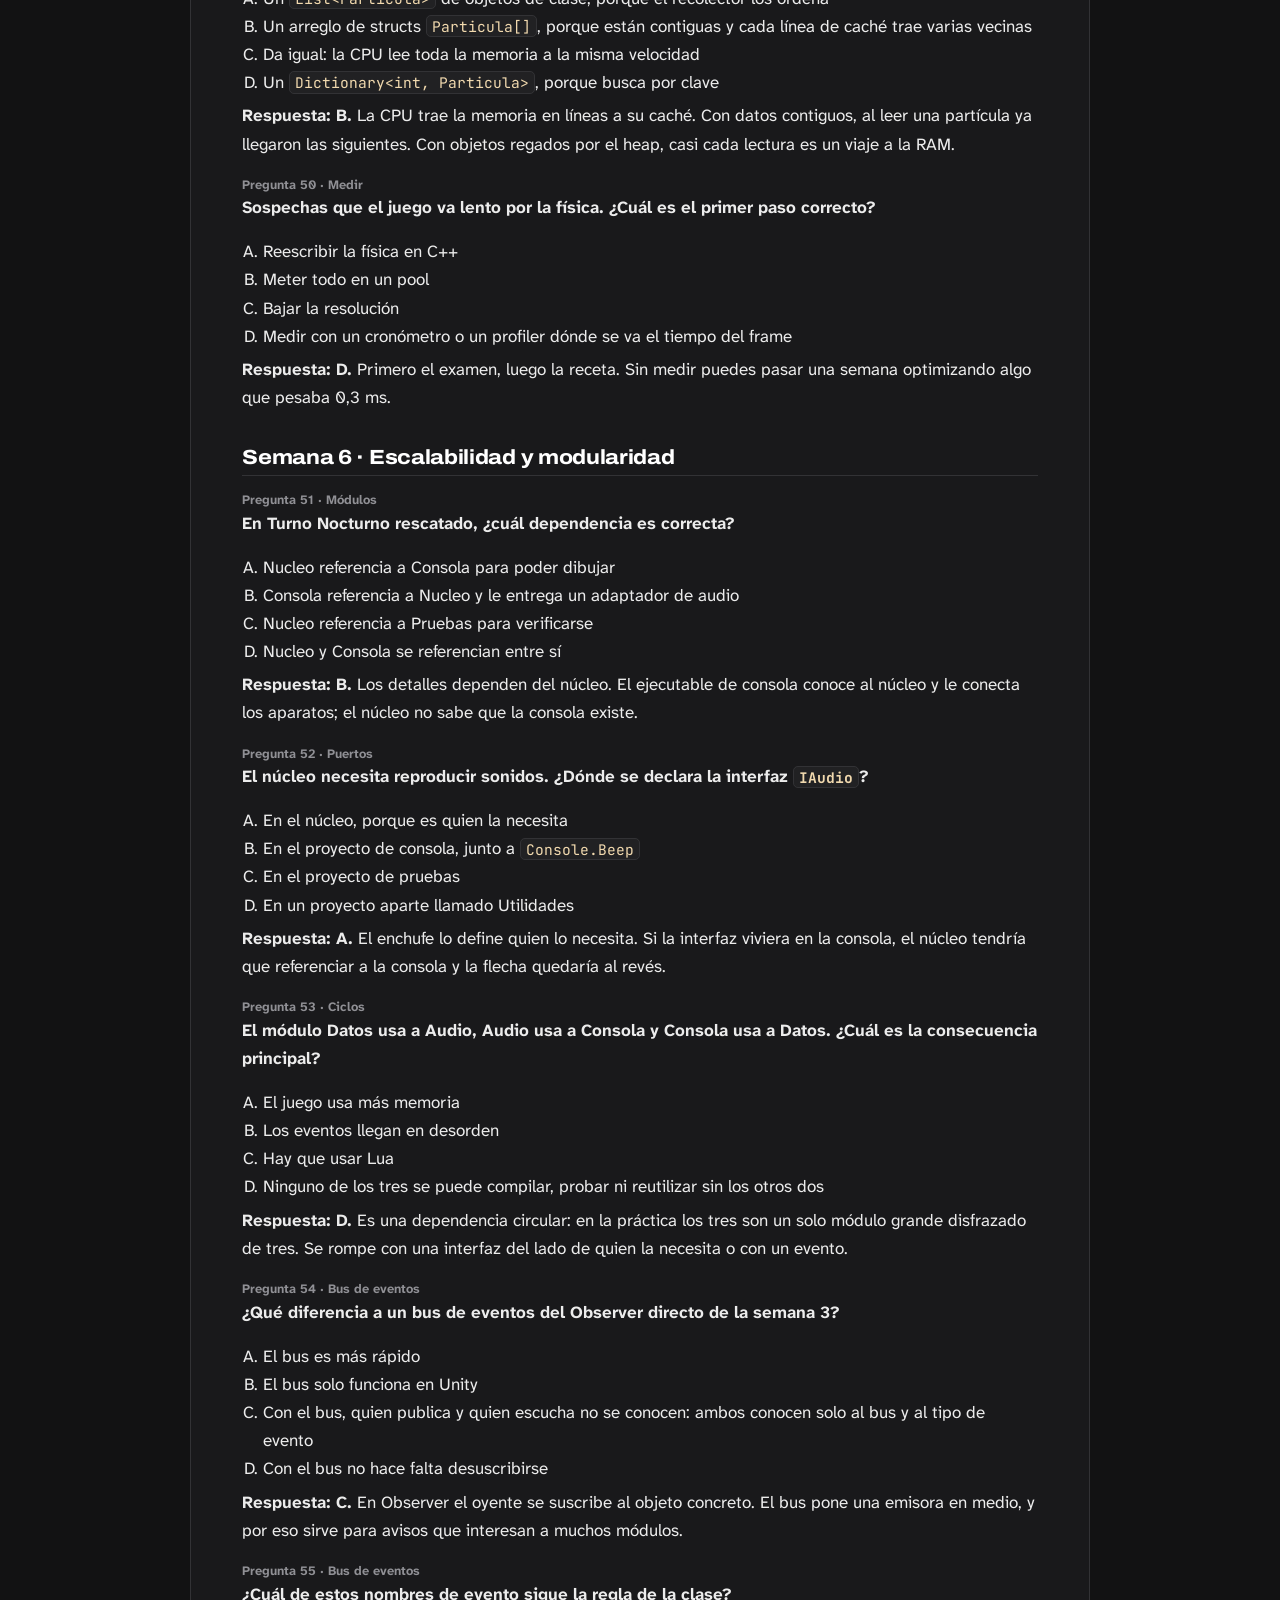
<file: docs/banco-preguntas.html>
<!doctype html>
<html lang="es">
<head>
<meta charset="utf-8">
<meta name="viewport" content="width=device-width, initial-scale=1">
<link rel="preconnect" href="https://fonts.googleapis.com">
<link rel="preconnect" href="https://fonts.gstatic.com" crossorigin>
<link href="https://fonts.googleapis.com/css2?family=Archivo:wdth,wght@100..125,500..800&family=Atkinson+Hyperlegible+Next:wght@400..700&family=JetBrains+Mono:wght@400..700&display=swap" rel="stylesheet">
<link rel="stylesheet" href="../assets/style.css">
<title>Banco de preguntas · Arquitectura de Videojuegos</title>
</head>
<body data-page="docs" data-base="../">
<header class="mast" id="mast" data-meta="Quices de las 8 clases · opción múltiple con explicación" data-h1="Banco de preguntas del curso" data-q="Todas las preguntas de los quices de clase, organizadas por semana y tema, con la respuesta y por qué. El quiz-parcial del Corte I sale de las semanas 1 y 2."></header>
<main class="wrap">
  <div class="doctools">
    <button class="btn" id="key">Ocultar respuestas</button>
    <a class="btn alt" href="../entregables/Banco-de-preguntas-con-respuestas.pdf" download>PDF con respuestas</a>
    <a class="btn alt" href="../entregables/Banco-de-preguntas-estudiante.pdf" download>PDF estudiante</a>
  </div>
  <article class="doc">
    <h1>Banco de preguntas</h1>
    <p>Corporación Unificada Nacional de Educación Superior, CUN · Especialización en Diseño y Desarrollo de Videojuegos · Arquitectura de Videojuegos · Docente: Andrés Ordóñez-Bolaños</p>
    <table class="tbl resumen" id="resumen"><thead><tr><th>Semana</th><th>Tema de la clase</th><th>Preguntas</th></tr></thead><tbody></tbody></table>
    <div id="todo"><p>Cargando preguntas…</p></div>
  </article>
</main>
<div id="foot"></div>
<script src="../data/curso.js"></script>
<script src="../assets/app.js"></script>
<script>
(async function () {
  const A = window.ARQ, L = 'ABCD', clases = [];
  if (/[?&]estudiante=1/.test(location.search)) document.body.classList.add('nokey');
  for (let n = 1; n <= 8; n++) {
    window.CLASE = null;
    await A.loadScript('../data/s' + n + '.js');
    if (window.CLASE && window.CLASE.quiz) clases.push(window.CLASE);
  }
  let total = 0;
  document.querySelector('#resumen tbody').innerHTML = clases.map(k => { total += k.quiz.length; return `<tr><td>${k.n}</td><td>${k.titulo}</td><td>${k.quiz.length}</td></tr>`; }).join('') + `<tr><td></td><td><b>Total</b></td><td><b>${total}</b></td></tr>`;
  let num = 0;
  document.getElementById('todo').innerHTML = clases.map(k => `<h2>Semana ${k.n} · ${k.titulo}</h2>` + k.quiz.map(q => {
    num++;
    return `<div class="bq"><div class="meta">Pregunta ${num}${q.tema ? ' · ' + q.tema : ''}</div><p><b>${q.q}</b></p>${q.code ? `<pre>${A.esc(q.code.src)}</pre>` : ''}<ol>${q.opts.map(o => `<li>${o}</li>`).join('')}</ol><p class="ans"><b>Respuesta: ${L[q.ok]}.</b> ${q.why}</p></div>`;
  }).join('')).join('') + `<div class="keyonly"><h2>Clave rápida</h2><table class="tbl"><thead><tr><th>Semana</th><th>Respuestas en orden</th></tr></thead><tbody>${clases.map(k => `<tr><td>${k.n}</td><td>${k.quiz.map((q, i) => (i + 1) + L[q.ok]).join('  ')}</td></tr>`).join('')}</tbody></table></div>`;
  document.querySelectorAll('.bq .ans').forEach(e => e.classList.add('ans'));
  const b = document.getElementById('key');
  const pinta = () => { b.textContent = document.body.classList.contains('nokey') ? 'Mostrar respuestas' : 'Ocultar respuestas'; };
  b.onclick = () => { document.body.classList.toggle('nokey'); pinta(); }; pinta();
  document.body.dataset.listo = '1';
})();
</script>
</body>
</html>
</file>
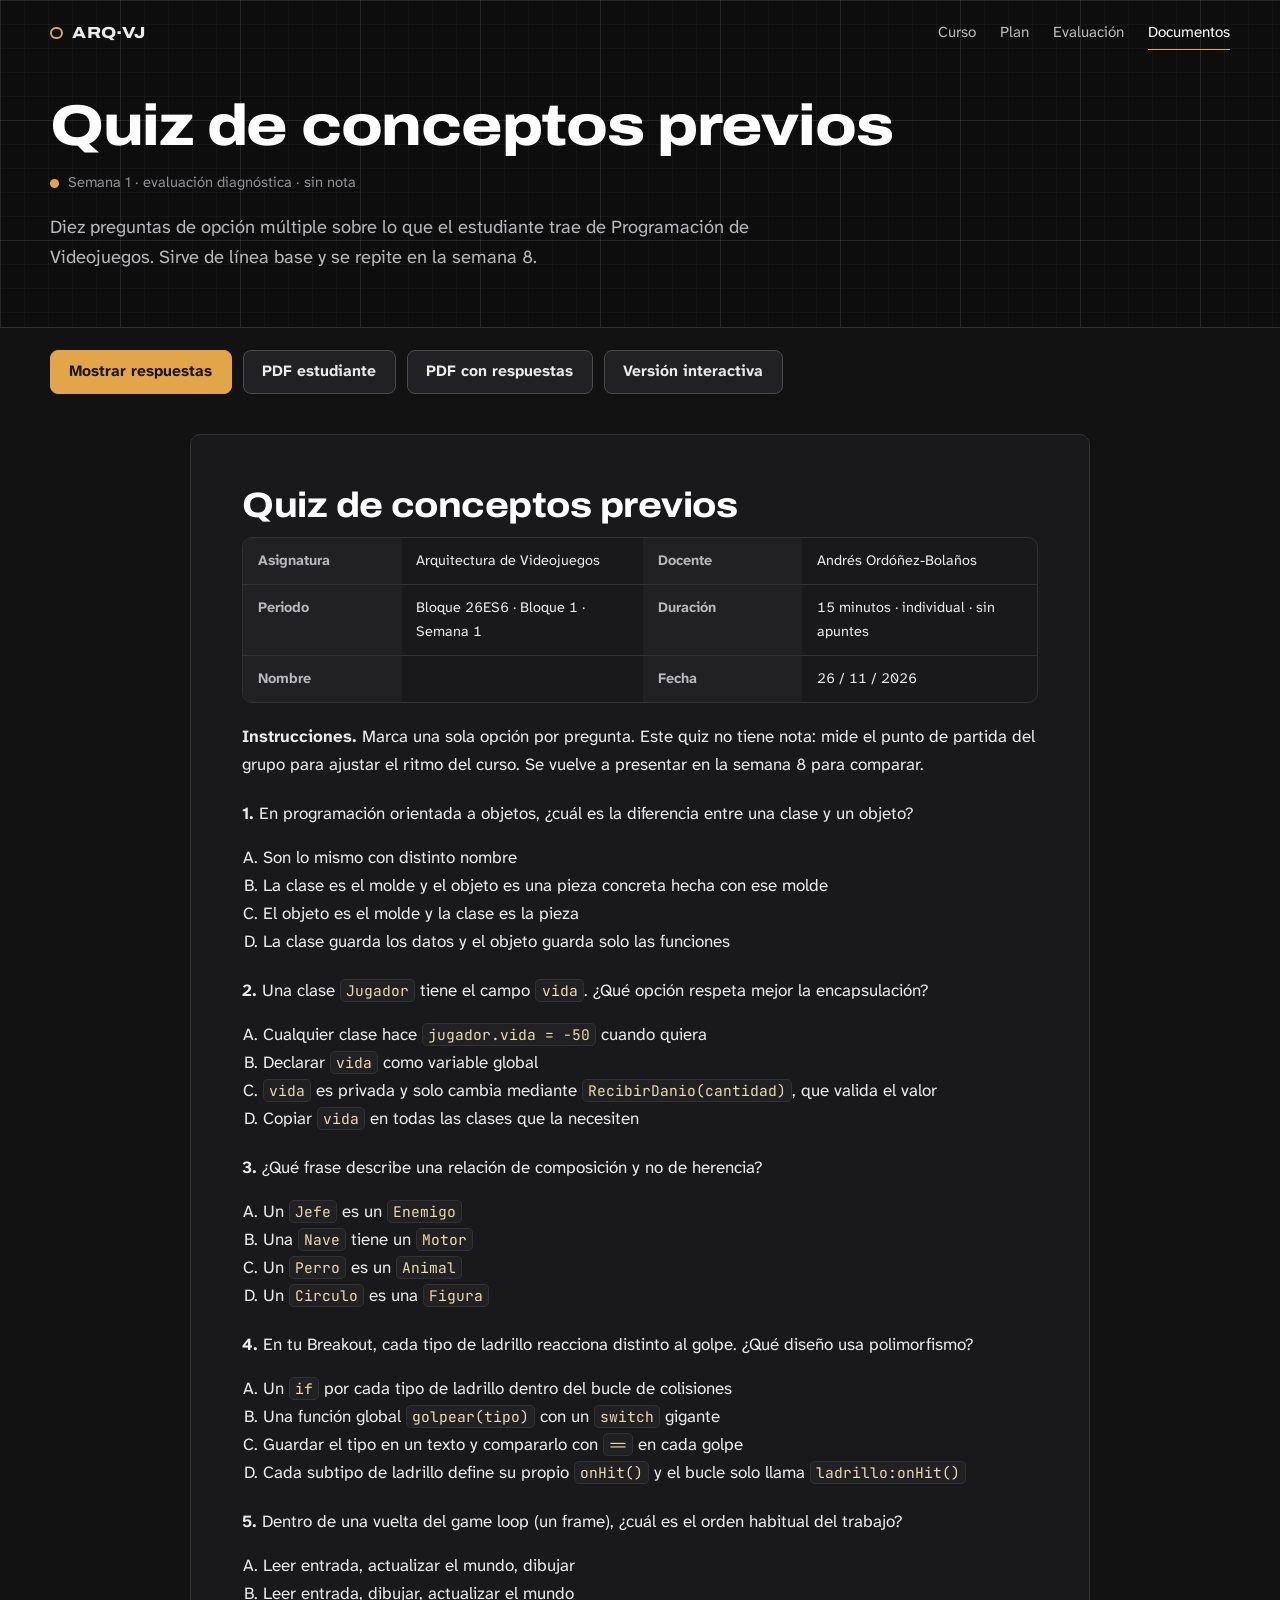
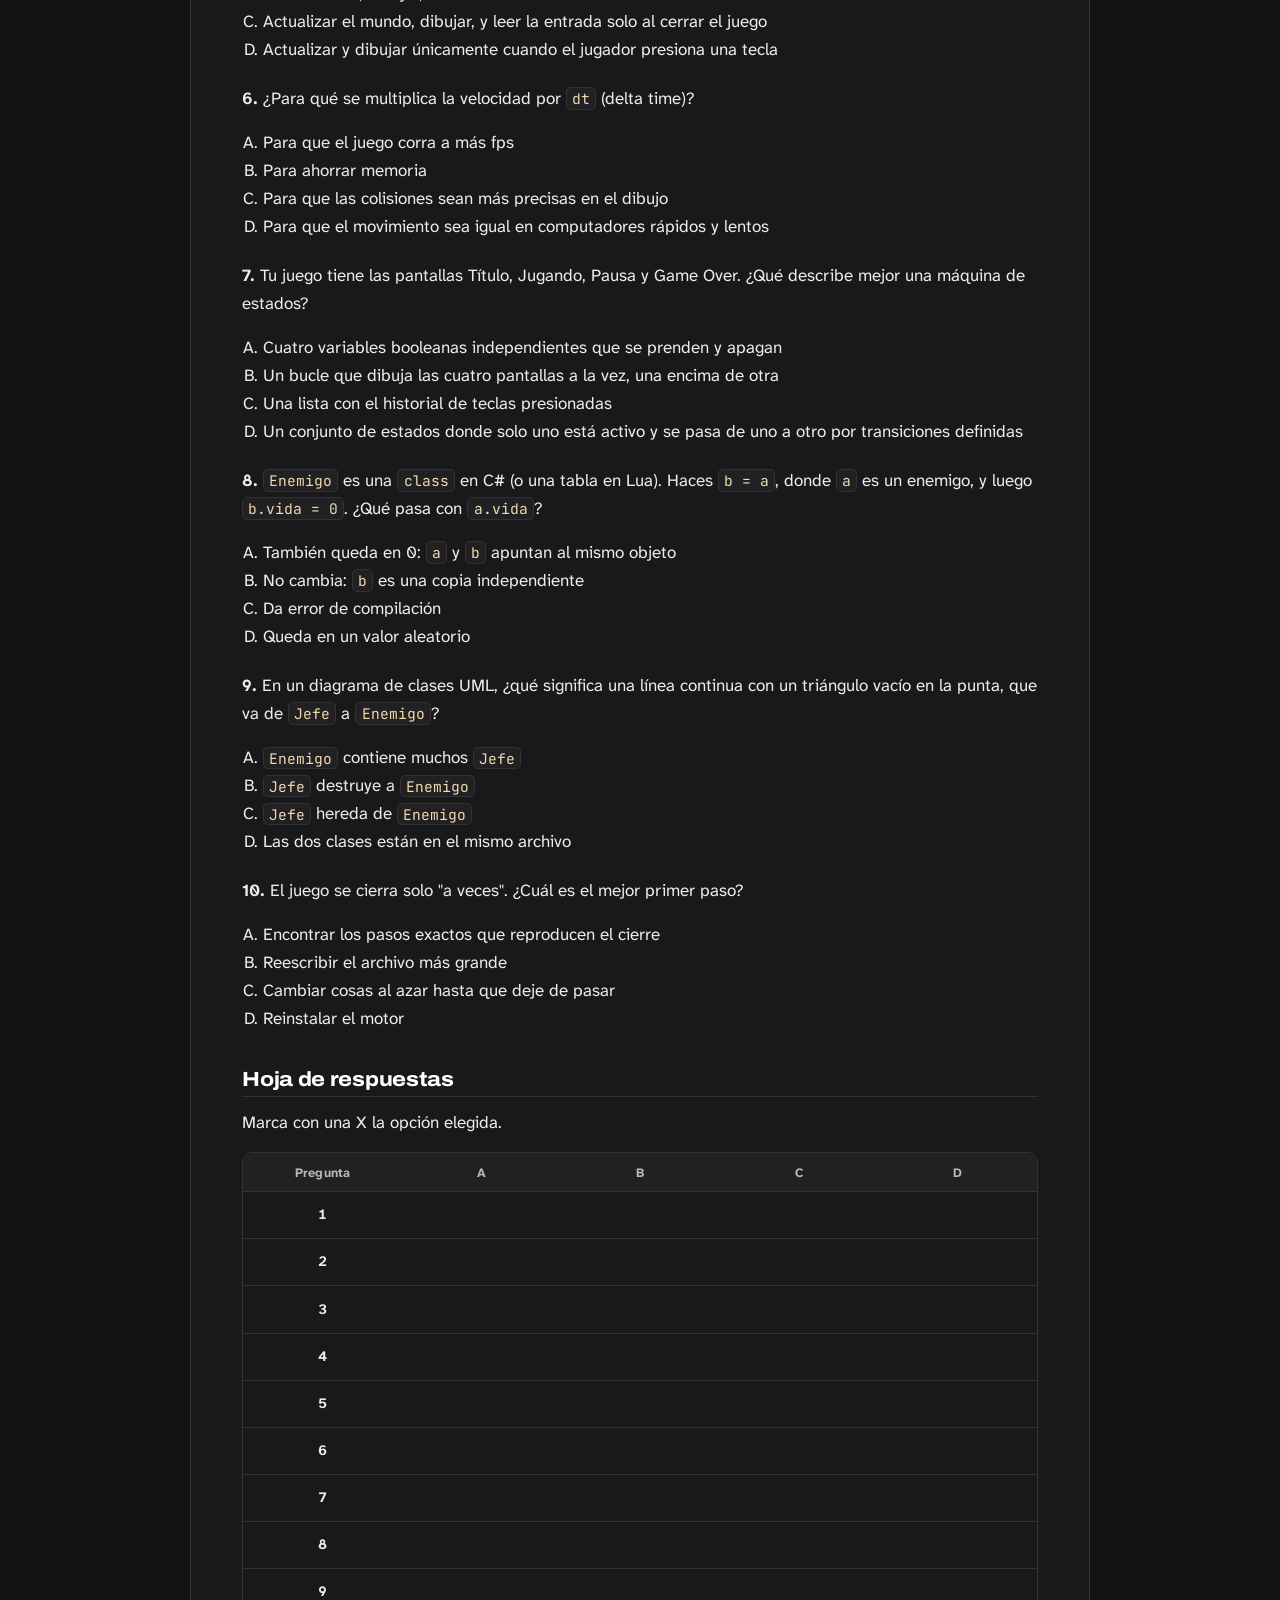
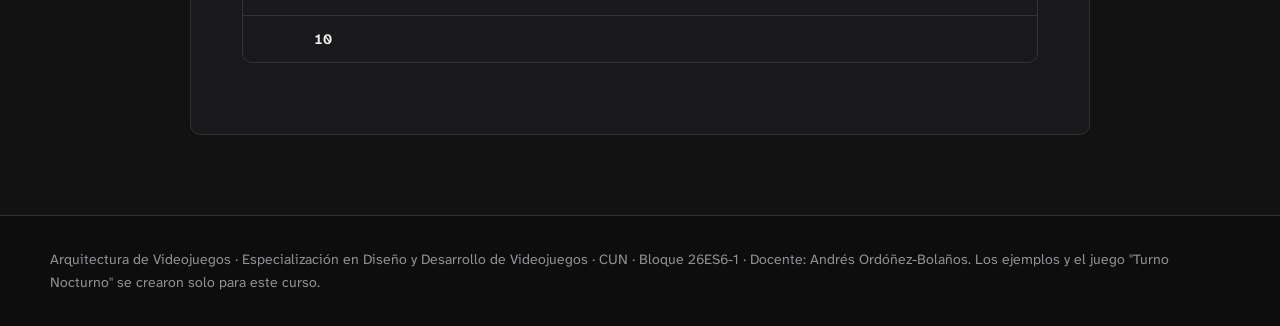
<file: docs/quiz-diagnostico.html>
<!doctype html>
<html lang="es">
<head>
<meta charset="utf-8">
<meta name="viewport" content="width=device-width, initial-scale=1">
<link rel="preconnect" href="https://fonts.googleapis.com">
<link rel="preconnect" href="https://fonts.gstatic.com" crossorigin>
<link href="https://fonts.googleapis.com/css2?family=Archivo:wdth,wght@100..125,500..800&family=Atkinson+Hyperlegible+Next:wght@400..700&family=JetBrains+Mono:wght@400..700&display=swap" rel="stylesheet">
<link rel="stylesheet" href="../assets/style.css">
<title>Quiz de conceptos previos · Arquitectura de Videojuegos</title>
</head>
<body data-page="docs" data-base="../" class="nokey">
<header class="mast" id="mast" data-meta="Semana 1 · evaluación diagnóstica · sin nota" data-h1="Quiz de conceptos previos" data-q="Diez preguntas de opción múltiple sobre lo que el estudiante trae de Programación de Videojuegos. Sirve de línea base y se repite en la semana 8."></header>
<main class="wrap">
  <div class="doctools">
    <button class="btn" id="key">Mostrar respuestas</button>
    <a class="btn alt" href="../entregables/Quiz-diagnostico-estudiante.pdf" download>PDF estudiante</a>
    <a class="btn alt" href="../entregables/Quiz-diagnostico-con-respuestas.pdf" download>PDF con respuestas</a>
    <a class="btn alt" href="../quiz.html?s=diag">Versión interactiva</a>
  </div>
  <article class="doc">
    <h1>Quiz de conceptos previos</h1>
    <table class="tbl ficha"><tbody>
      <tr><td>Asignatura</td><td>Arquitectura de Videojuegos</td><td>Docente</td><td>Andrés Ordóñez-Bolaños</td></tr>
      <tr><td>Periodo</td><td>Bloque 26ES6 · Bloque 1 · Semana 1</td><td>Duración</td><td>15 minutos · individual · sin apuntes</td></tr>
      <tr><td>Nombre</td><td></td><td>Fecha</td><td>26 / 11 / 2026</td></tr>
    </tbody></table>
    <p><b>Instrucciones.</b> Marca una sola opción por pregunta. Este quiz no tiene nota: mide el punto de partida del grupo para ajustar el ritmo del curso. Se vuelve a presentar en la semana 8 para comparar.</p>
    <div id="qs"></div>
    <div class="hoja">
      <h2>Hoja de respuestas</h2>
      <p>Marca con una X la opción elegida.</p>
      <table class="tbl" id="hoja"><thead><tr><th>Pregunta</th><th>A</th><th>B</th><th>C</th><th>D</th></tr></thead><tbody></tbody></table>
    </div>
    <div class="keyonly">
      <h2>Clave de respuestas</h2>
      <table class="tbl" id="clave"><thead><tr><th>N.º</th><th>Tema</th><th>Respuesta</th><th>Se retoma en</th></tr></thead><tbody></tbody></table>
      <h2>Cómo leer el resultado del grupo</h2>
      <ul>
        <li><b>8 a 10 aciertos:</b> bases sólidas. Se puede ir directo a los patrones y dedicar más tiempo a los laboratorios.</li>
        <li><b>5 a 7 aciertos:</b> ritmo previsto. Refuerza en la semana 2 los temas con más fallos.</li>
        <li><b>0 a 4 aciertos:</b> abre la semana 2 con un repaso de 20 minutos de POO (clase, objeto, referencia) antes de acoplamiento y cohesión.</li>
        <li>Si más de la mitad falla la pregunta 8 (valor y referencia), dedica 10 minutos extra al inicio de la semana 5.</li>
      </ul>
    </div>
  </article>
</main>
<div id="foot"></div>
<script src="../data/curso.js"></script>
<script src="../data/diagnostico.js"></script>
<script src="../assets/app.js"></script>
<script>
document.addEventListener('DOMContentLoaded', function () {
  var Q = window.DIAGNOSTICO.quiz, L = 'ABCD';
  document.getElementById('qs').innerHTML = Q.map(function (q, i) {
    return '<div class="qz"><p><b>' + (i + 1) + '.</b> ' + q.q + '</p><ol>' + q.opts.map(function (o) { return '<li>' + o + '</li>'; }).join('') +
      '</ol><p class="ans"><b>Respuesta: ' + L[q.ok] + '.</b> ' + q.why + '</p></div>';
  }).join('');
  document.querySelector('#clave tbody').innerHTML = Q.map(function (q, i) {
    return '<tr><td>' + (i + 1) + '</td><td>' + q.tema + '</td><td><b>' + L[q.ok] + '</b></td><td>' + q.usa + '</td></tr>';
  }).join('');
  document.querySelector('#hoja tbody').innerHTML = Q.map(function (q, i) { return '<tr><td>' + (i + 1) + '</td><td></td><td></td><td></td><td></td></tr>'; }).join('');
  var b = document.getElementById('key');
  if (/[?&]clave=1/.test(location.search)) { document.body.classList.remove('nokey'); b.textContent = 'Ocultar respuestas'; }
  b.onclick = function () { var off = document.body.classList.toggle('nokey'); b.textContent = off ? 'Mostrar respuestas' : 'Ocultar respuestas'; };
});
</script>
</body>
</html>
</file>
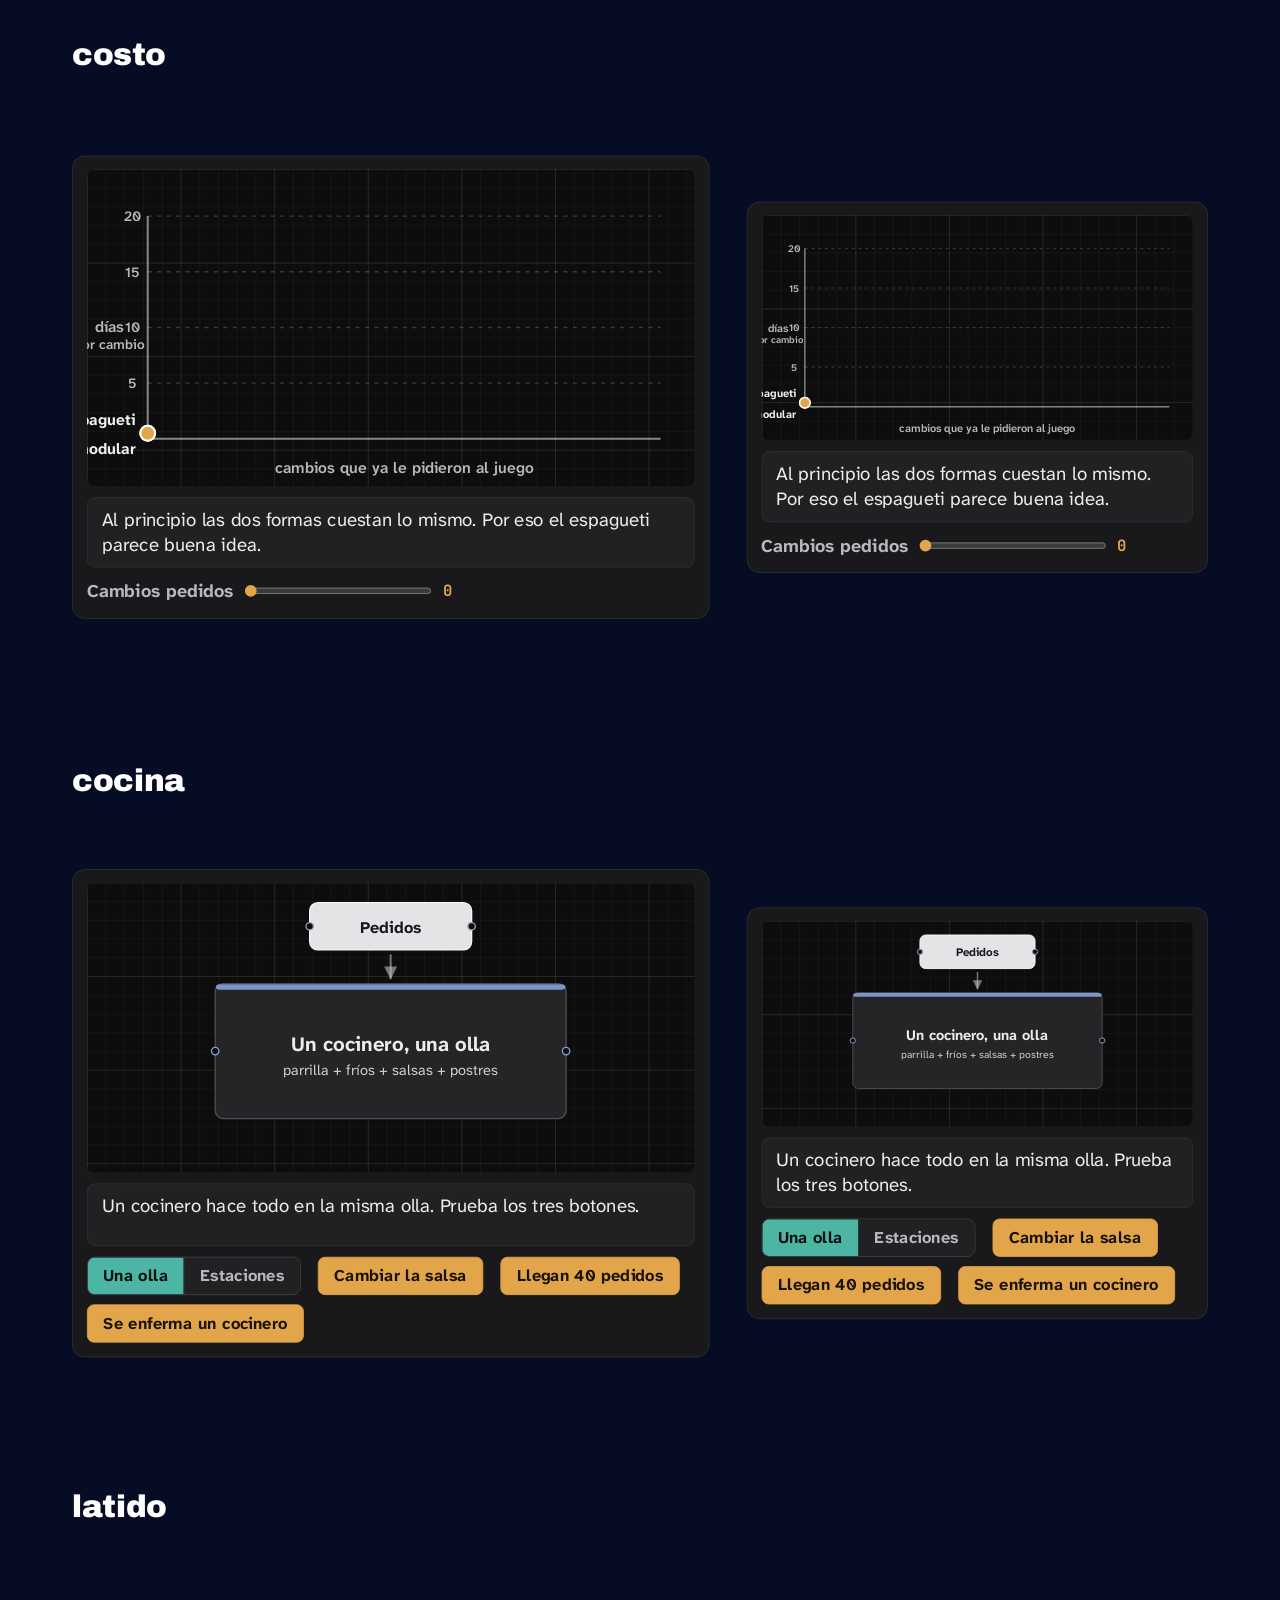
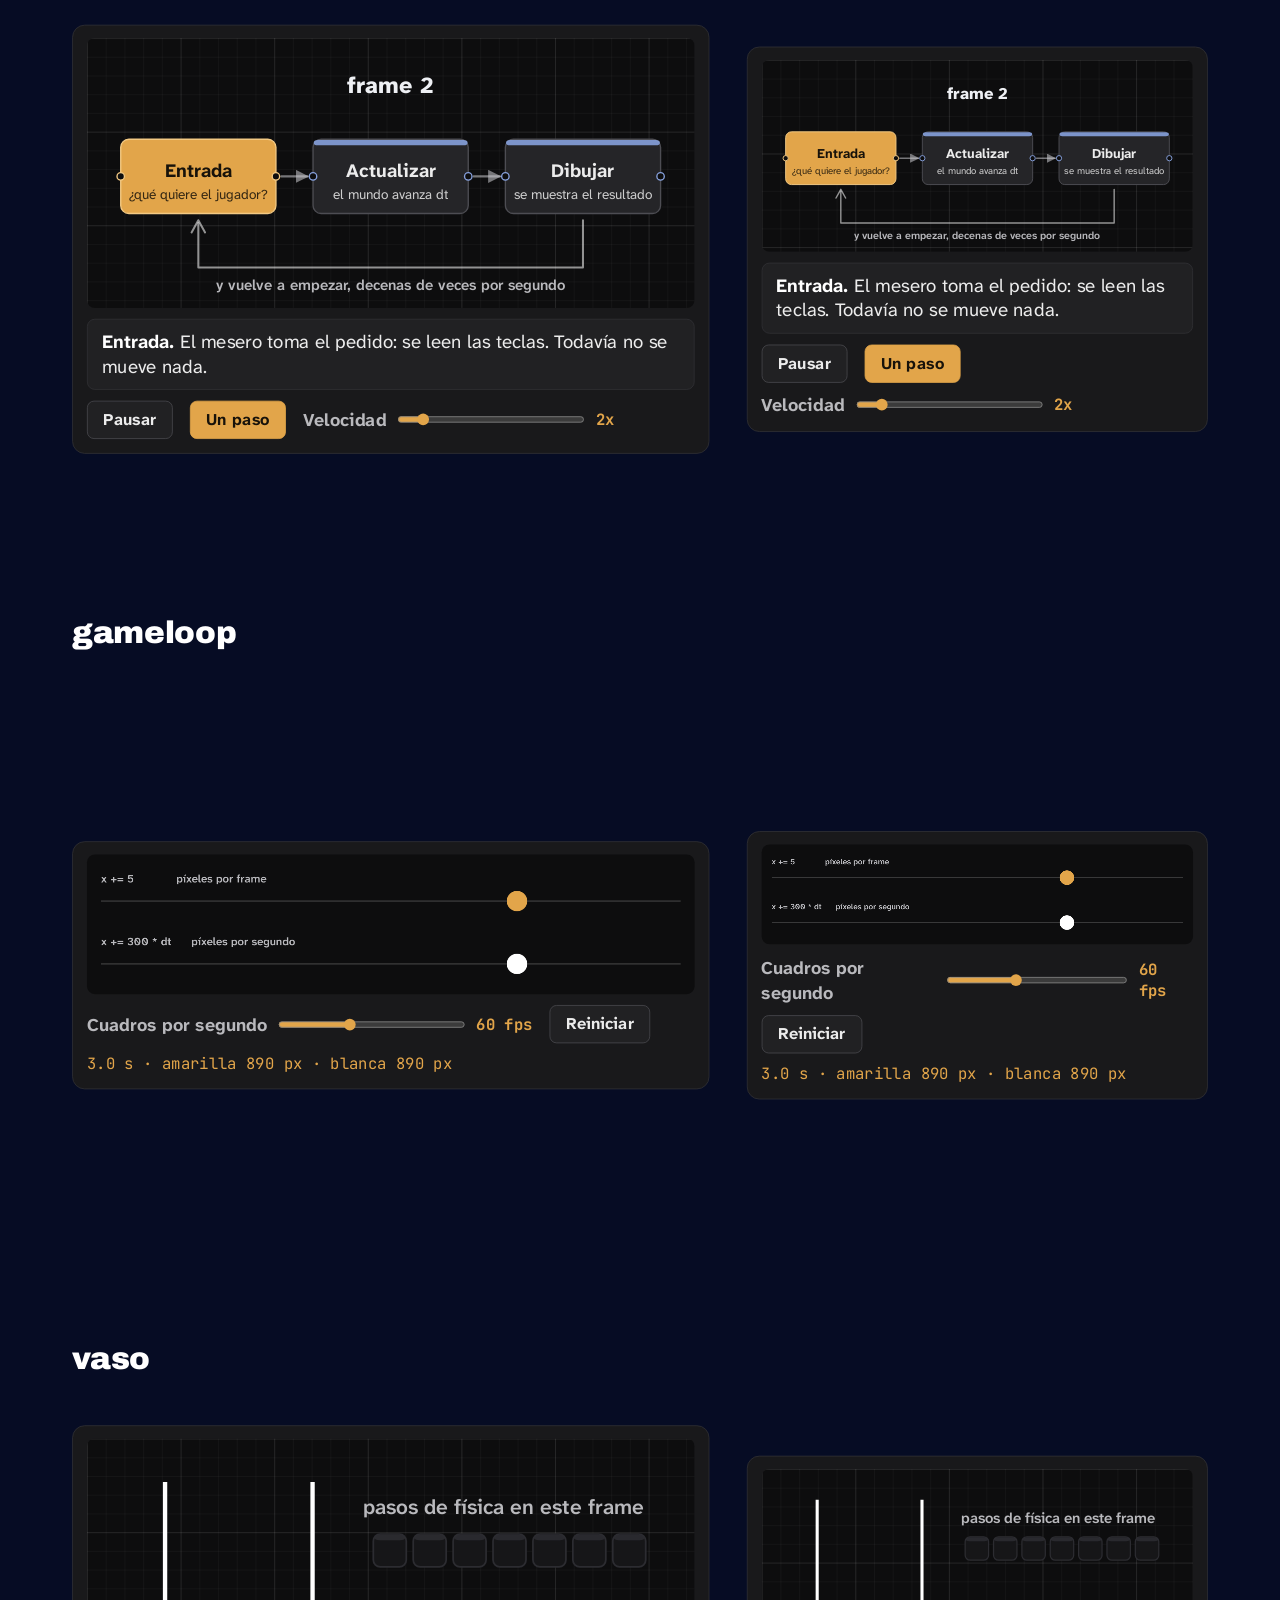
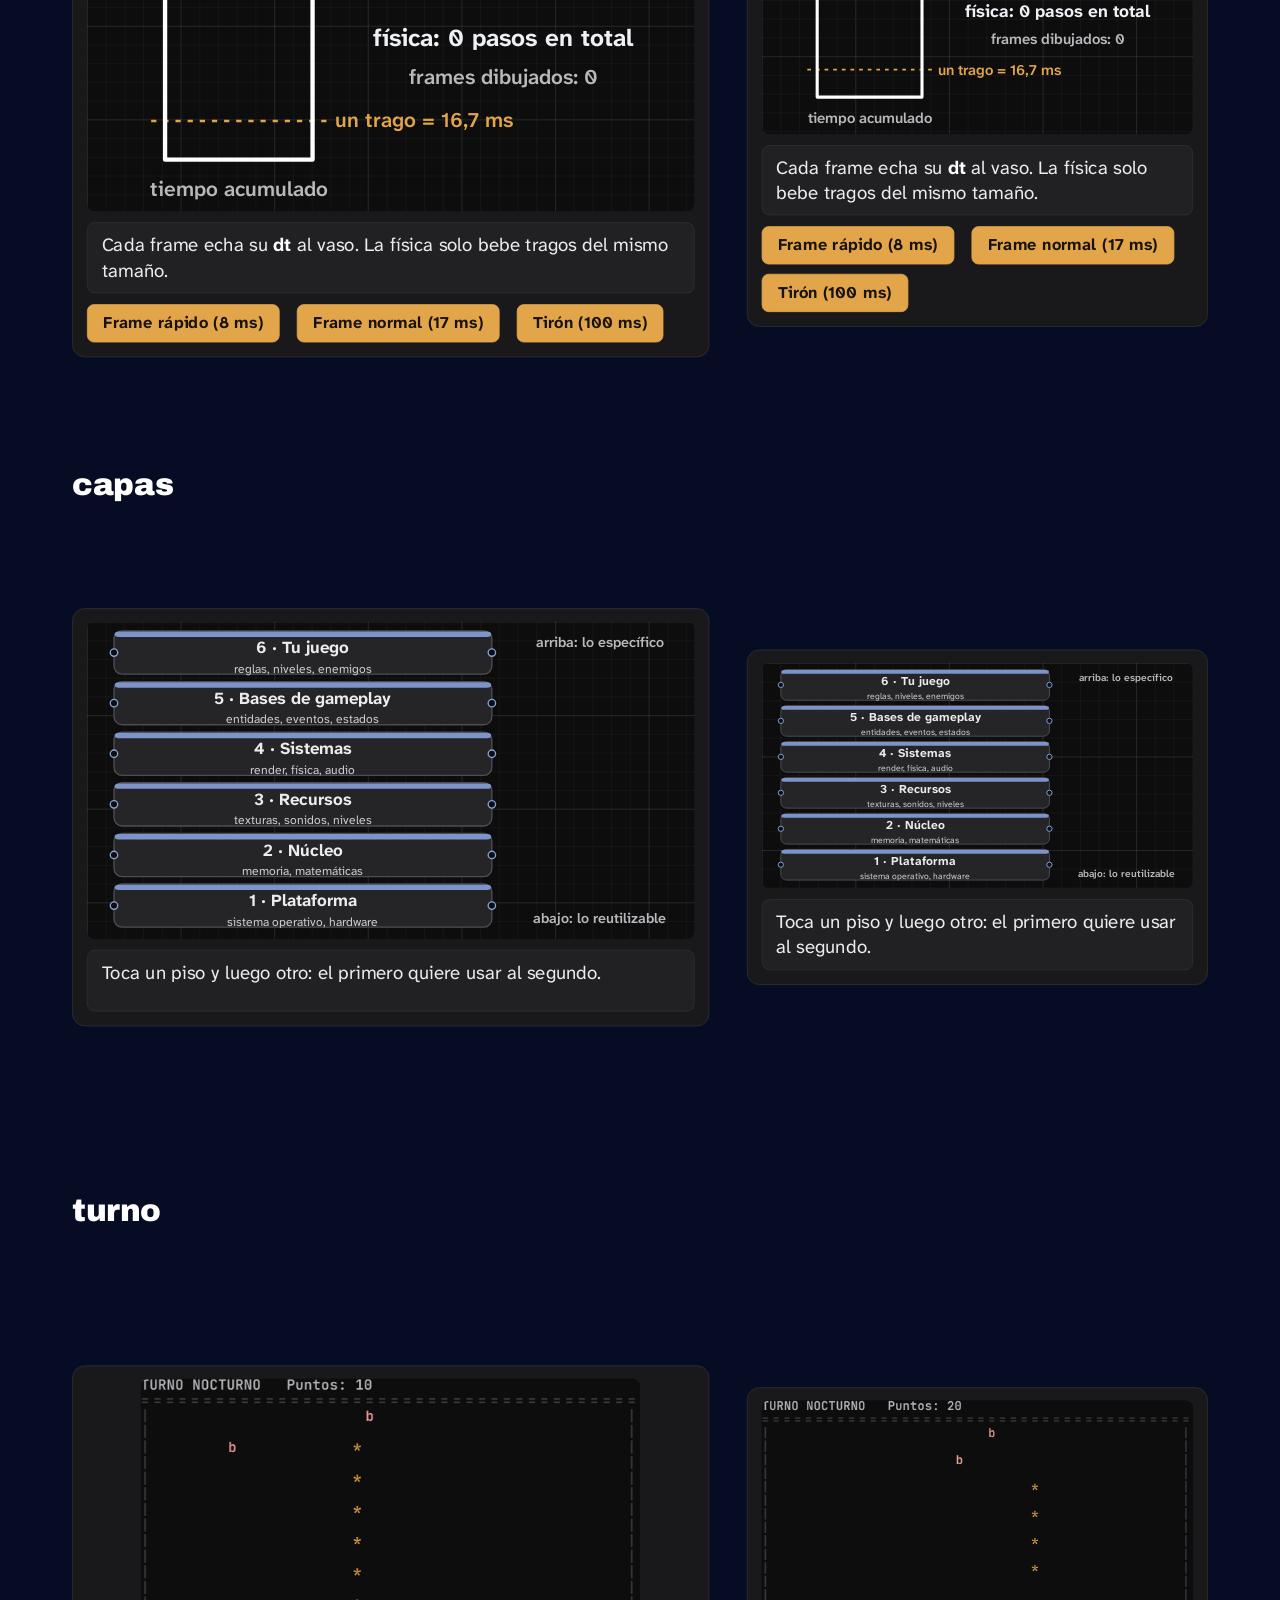
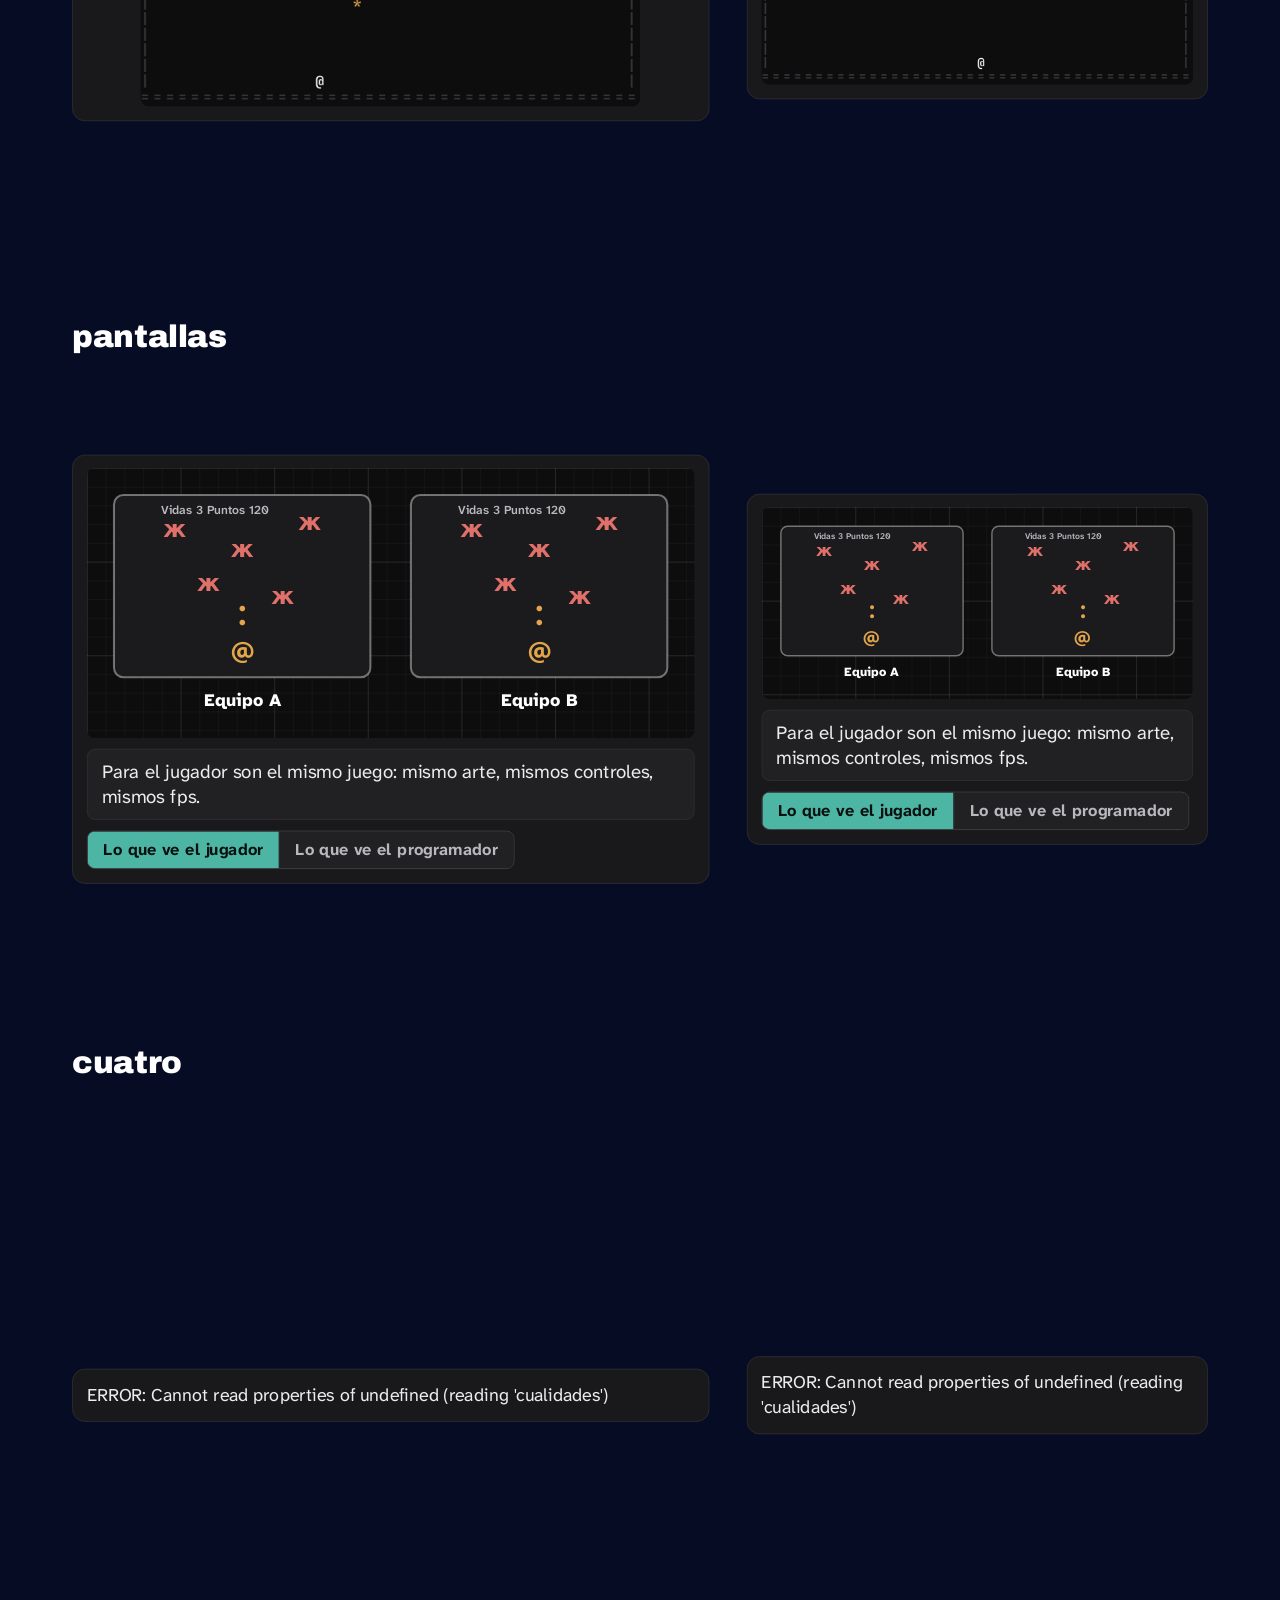
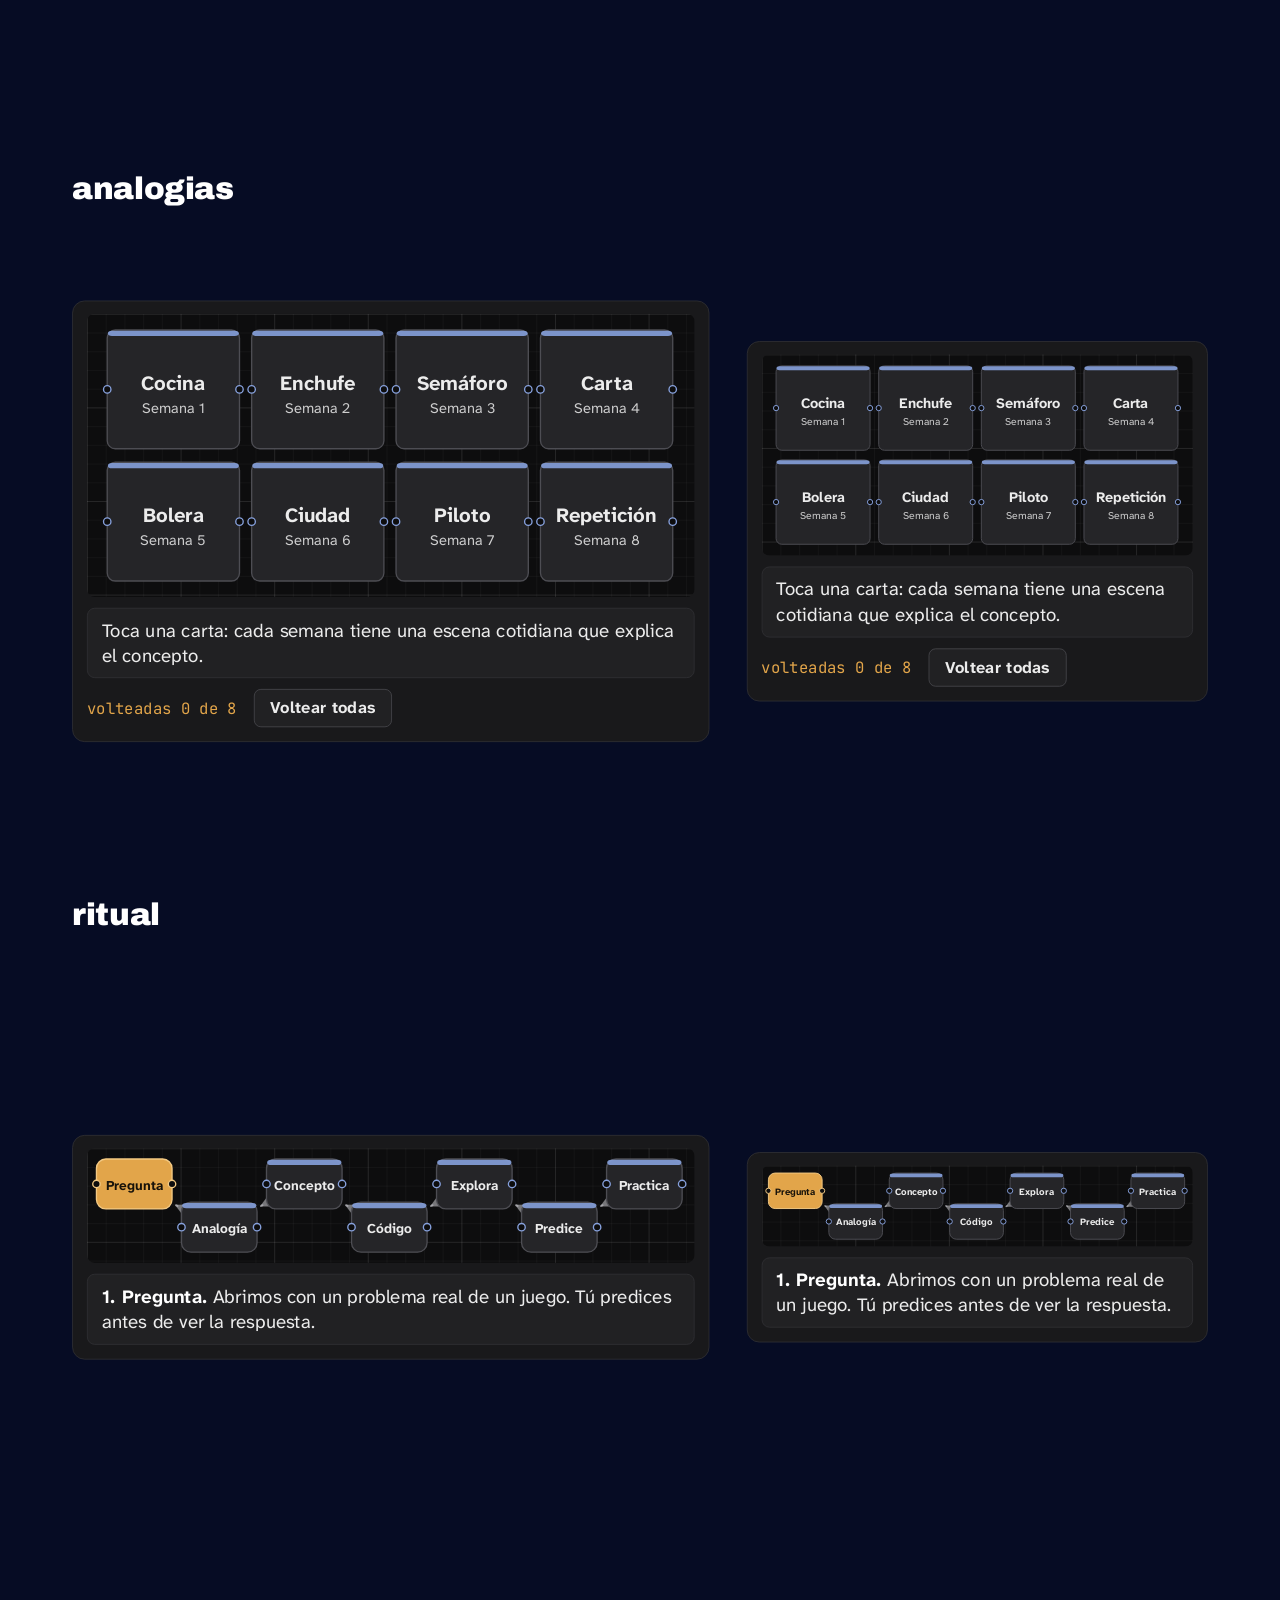
<file: tools/figuras.html>
<!doctype html>
<html lang="es">
<head>
<meta charset="utf-8">
<meta name="viewport" content="width=device-width, initial-scale=1">
<link href="https://fonts.googleapis.com/css2?family=Archivo:wdth,wght@100..125,500..800&family=Atkinson+Hyperlegible+Next:wght@400..700&family=JetBrains+Mono:wght@400..700&display=swap" rel="stylesheet">
<link rel="stylesheet" href="../assets/style.css">
<link rel="stylesheet" href="../assets/deck.css">
<title>Banco de figuras</title>
<style>
  body { background: #060c24; margin: 0; padding: 16px; }
  .fila { position: relative; width: 1600px; height: 900px; background: var(--card); margin: 0 0 24px; transform-origin: 0 0; font: 400 30px/1.4 var(--body); }
  .fila h1 { font: 900 40px/1 var(--display); margin: 0; padding: 30px 72px 0; }
  .fila .cols { position: absolute; inset: 100px 72px 48px; }
</style>
</head>
<body>
<!-- Herramienta de revisión: muestra cada figura de una semana en una columna del lienzo real. Uso: tools/figuras.html?s=2 -->
<div id="todo"></div>
<script src="../assets/fig.js"></script>
<script>
(async function () {
  const n = new URLSearchParams(location.search).get('s') || '1';
  window.DEMOS = {};
  await new Promise(r => { const s = document.createElement('script'); s.src = '../demos/s' + n + '.js?' + Date.now(); s.onload = r; s.onerror = r; document.head.appendChild(s); });
  const z = Math.min(1, (innerWidth - 32) / 1600), cont = document.getElementById('todo');
  Object.keys(DEMOS).forEach(k => {
    const w = document.createElement('div'); w.className = 'fila'; w.style.transform = `scale(${z})`; w.style.marginBottom = (24 - 900 * (1 - z)) + 'px';
    w.innerHTML = `<h1>${k}</h1><div class="cols" style="--izq:42"><div class="col"><div class="figura demo" data-k="${k}"></div></div><div class="col"><div class="figura demo" data-k="${k}"></div></div></div>`;
    cont.appendChild(w);
    w.querySelectorAll('[data-k]').forEach((el, i) => { if (i === 0) { el.closest('.col').style.flex = '58 1 0'; el.closest('.col').nextElementSibling.style.flex = '42 1 0'; } try { DEMOS[k](el); } catch (e) { el.textContent = 'ERROR: ' + e.message; } });
  });
})();
</script>
</body>
</html>
</file>
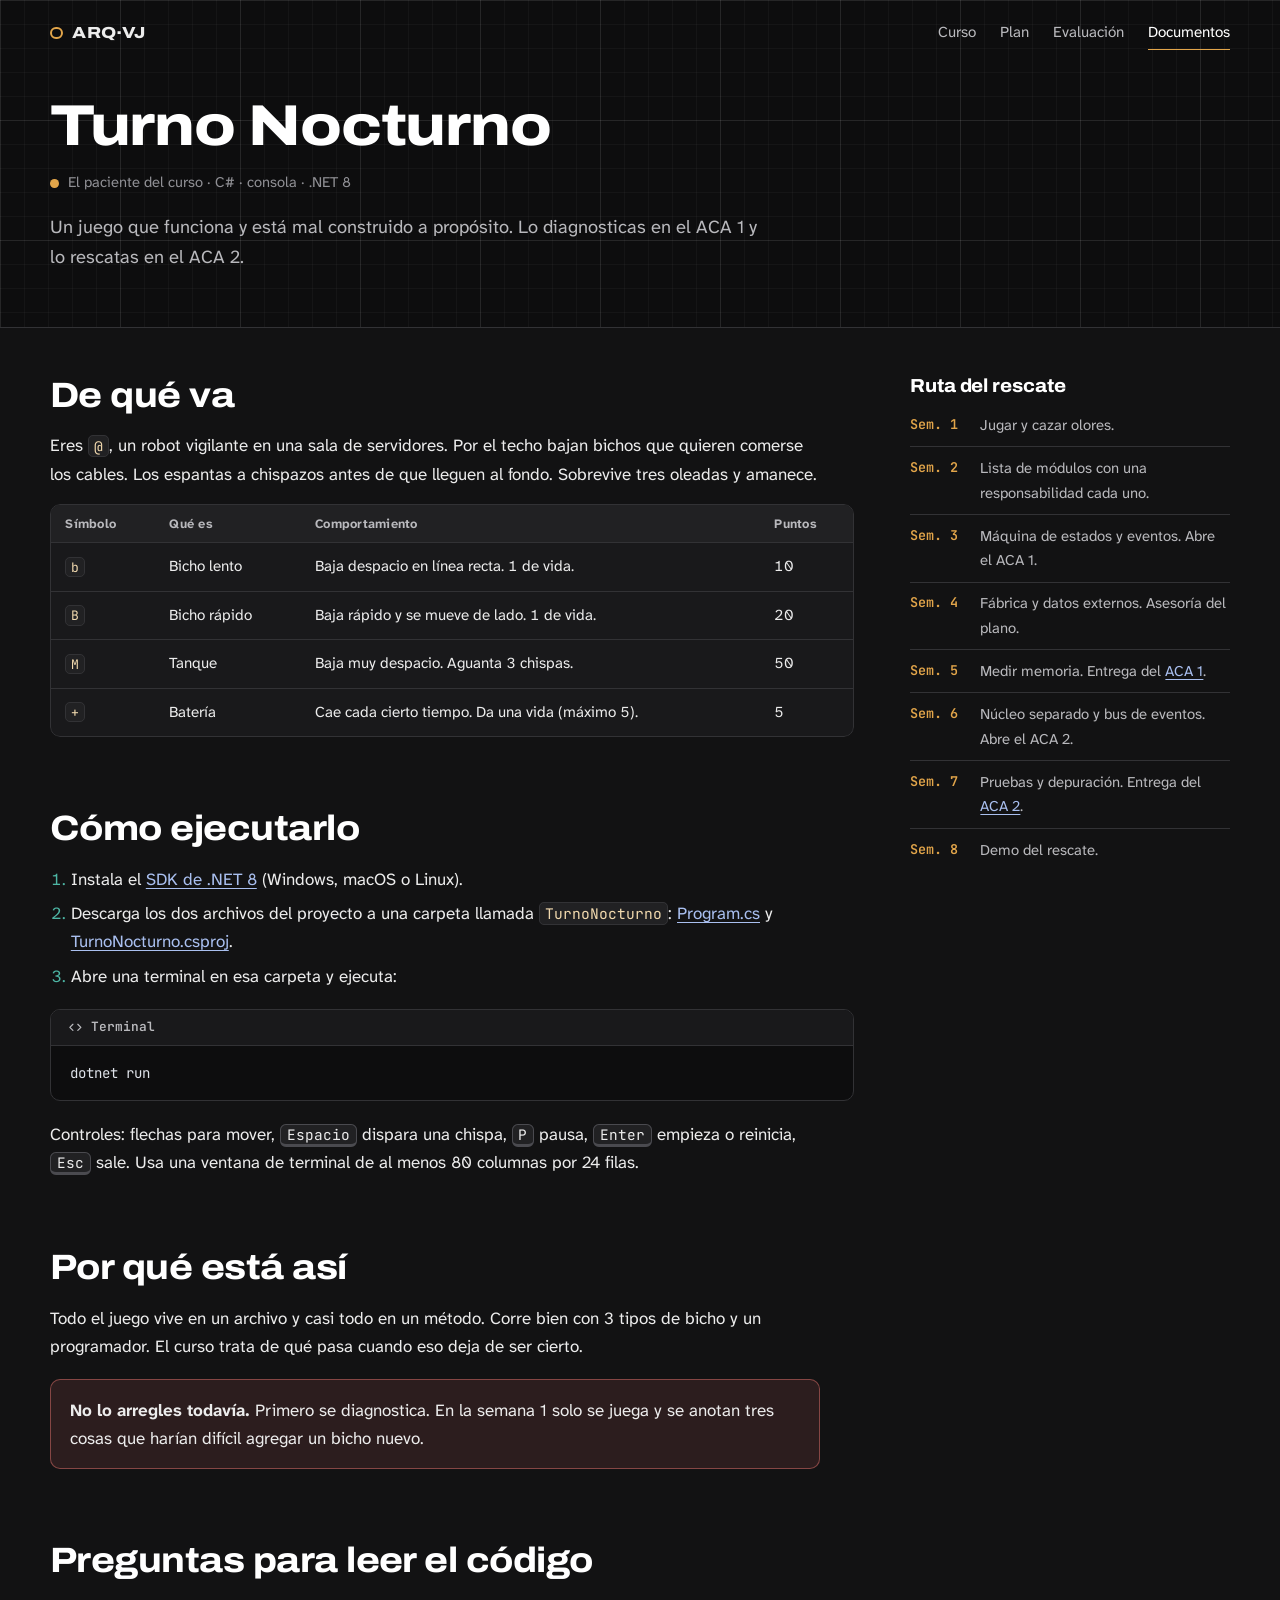
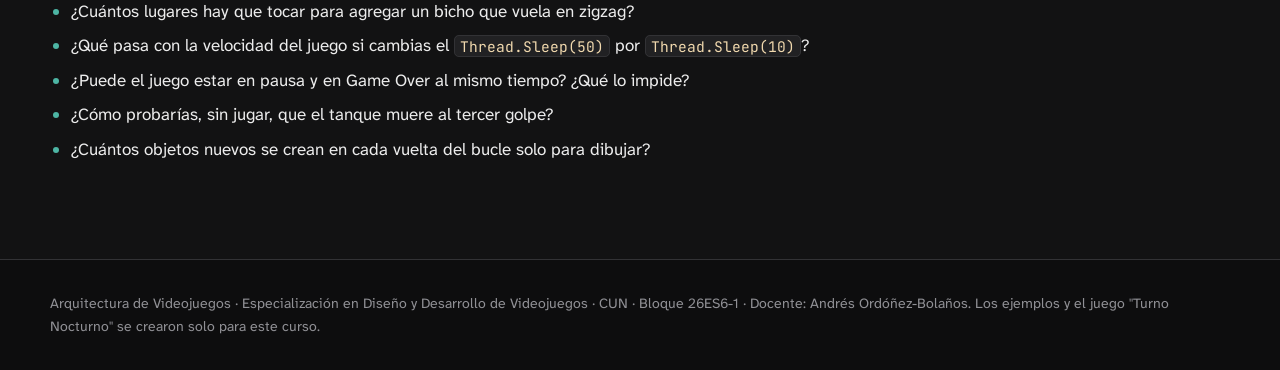
<file: proyecto/TurnoNocturno/README.html>
<!doctype html>
<html lang="es">
<head>
<meta charset="utf-8">
<meta name="viewport" content="width=device-width, initial-scale=1">
<link rel="preconnect" href="https://fonts.googleapis.com">
<link rel="preconnect" href="https://fonts.gstatic.com" crossorigin>
<link href="https://fonts.googleapis.com/css2?family=Archivo:wdth,wght@100..125,500..800&family=Atkinson+Hyperlegible+Next:wght@400..700&family=JetBrains+Mono:wght@400..700&display=swap" rel="stylesheet">
<link rel="stylesheet" href="../../assets/style.css">
<title>Turno Nocturno · Arquitectura de Videojuegos</title>
</head>
<body data-page="docs" data-base="../../">
<header class="mast" id="mast" data-meta="El paciente del curso · C# · consola · .NET 8" data-h1="Turno Nocturno" data-q="Un juego que funciona y está mal construido a propósito. Lo diagnosticas en el ACA 1 y lo rescatas en el ACA 2."></header>
<main class="wrap">
  <div class="cols"><div class="prose">
    <h2>De qué va</h2>
    <p>Eres <code>@</code>, un robot vigilante en una sala de servidores. Por el techo bajan bichos que quieren comerse los cables. Los espantas a chispazos antes de que lleguen al fondo. Sobrevive tres oleadas y amanece.</p>
    <div class="tblwrap"><table class="tbl">
      <thead><tr><th>Símbolo</th><th>Qué es</th><th>Comportamiento</th><th>Puntos</th></tr></thead>
      <tbody>
        <tr><td><code>b</code></td><td>Bicho lento</td><td>Baja despacio en línea recta. 1 de vida.</td><td>10</td></tr>
        <tr><td><code>B</code></td><td>Bicho rápido</td><td>Baja rápido y se mueve de lado. 1 de vida.</td><td>20</td></tr>
        <tr><td><code>M</code></td><td>Tanque</td><td>Baja muy despacio. Aguanta 3 chispas.</td><td>50</td></tr>
        <tr><td><code>+</code></td><td>Batería</td><td>Cae cada cierto tiempo. Da una vida (máximo 5).</td><td>5</td></tr>
      </tbody>
    </table></div>

    <h2>Cómo ejecutarlo</h2>
    <ol>
      <li>Instala el <a href="https://dotnet.microsoft.com/download">SDK de .NET 8</a> (Windows, macOS o Linux).</li>
      <li>Descarga los dos archivos del proyecto a una carpeta llamada <code>TurnoNocturno</code>: <a href="Program.cs" download>Program.cs</a> y <a href="TurnoNocturno.csproj" download>TurnoNocturno.csproj</a>.</li>
      <li>Abre una terminal en esa carpeta y ejecuta:</li>
    </ol>
    <pre data-lang="C#" data-cap="Terminal">
dotnet run</pre>
    <p>Controles: flechas para mover, <kbd>Espacio</kbd> dispara una chispa, <kbd>P</kbd> pausa, <kbd>Enter</kbd> empieza o reinicia, <kbd>Esc</kbd> sale. Usa una ventana de terminal de al menos 80 columnas por 24 filas.</p>

    <h2>Por qué está así</h2>
    <p>Todo el juego vive en un archivo y casi todo en un método. Corre bien con 3 tipos de bicho y un programador. El curso trata de qué pasa cuando eso deja de ser cierto.</p>
    <div class="note warn"><p><b>No lo arregles todavía.</b> Primero se diagnostica. En la semana 1 solo se juega y se anotan tres cosas que harían difícil agregar un bicho nuevo.</p></div>

    <h2>Preguntas para leer el código</h2>
    <ul>
      <li>¿Cuántos lugares hay que tocar para agregar un bicho que vuela en zigzag?</li>
      <li>¿Qué pasa con la velocidad del juego si cambias el <code>Thread.Sleep(50)</code> por <code>Thread.Sleep(10)</code>?</li>
      <li>¿Puede el juego estar en pausa y en Game Over al mismo tiempo? ¿Qué lo impide?</li>
      <li>¿Cómo probarías, sin jugar, que el tanque muere al tercer golpe?</li>
      <li>¿Cuántos objetos nuevos se crean en cada vuelta del bucle solo para dibujar?</li>
    </ul>
  </div>
  <aside class="side">
    <h3>Ruta del rescate</h3>
    <ol class="agenda">
      <li><b>Sem. 1</b><span>Jugar y cazar olores.</span></li>
      <li><b>Sem. 2</b><span>Lista de módulos con una responsabilidad cada uno.</span></li>
      <li><b>Sem. 3</b><span>Máquina de estados y eventos. Abre el ACA 1.</span></li>
      <li><b>Sem. 4</b><span>Fábrica y datos externos. Asesoría del plano.</span></li>
      <li><b>Sem. 5</b><span>Medir memoria. Entrega del <a href="../../docs/aca1.html">ACA 1</a>.</span></li>
      <li><b>Sem. 6</b><span>Núcleo separado y bus de eventos. Abre el ACA 2.</span></li>
      <li><b>Sem. 7</b><span>Pruebas y depuración. Entrega del <a href="../../docs/aca2.html">ACA 2</a>.</span></li>
      <li><b>Sem. 8</b><span>Demo del rescate.</span></li>
    </ol>
  </aside></div>
</main>
<div id="foot"></div>
<script src="../../data/curso.js"></script>
<script src="../../assets/app.js"></script>
</body>
</html>
</file>
<file: assets/style.css>
/* Arquitectura de Videojuegos · grafo de nodos de un motor */
:root {
  color-scheme: dark;
  --bg: #121213;
  --bg-2: #0d0d0e;
  --surface: #19191b;
  --surface-2: #212123;
  --surface-3: #2b2b2e;
  --edge: #323235;
  --edge-2: #4a4a4f;
  --text: #ececec;
  --text-2: #b9b9bd;
  --text-3: #909095;
  --amber: #e2a54a;
  --amber-ink: #17120a;
  --amber-soft: rgba(226, 165, 74, .13);
  --teal: #4db5a4;
  --teal-soft: rgba(77, 181, 164, .13);
  --slate: #86a0dc;
  --slate-soft: rgba(134, 160, 220, .13);
  --rose: #e0706a;
  --rose-soft: rgba(224, 112, 106, .13);
  --green: #66bb87;
  --green-soft: rgba(102, 187, 135, .13);
  --violet: #a690e2;
  --violet-soft: rgba(166, 144, 226, .13);
  --link: #a9bfef;
  --r: 10px;
  --display: "Archivo", "Arial Narrow", sans-serif;
  --body: "Atkinson Hyperlegible Next", "Segoe UI", system-ui, sans-serif;
  --mono: "JetBrains Mono", ui-monospace, Consolas, monospace;
  --ease: cubic-bezier(.16, 1, .3, 1);
  --grid: linear-gradient(rgba(255, 255, 255, .075) 1px, transparent 1px) 0 0 / 120px 120px,
          linear-gradient(90deg, rgba(255, 255, 255, .075) 1px, transparent 1px) 0 0 / 120px 120px,
          linear-gradient(rgba(255, 255, 255, .03) 1px, transparent 1px) 0 0 / 24px 24px,
          linear-gradient(90deg, rgba(255, 255, 255, .03) 1px, transparent 1px) 0 0 / 24px 24px;
}
* { box-sizing: border-box; }
html { scroll-behavior: smooth; scrollbar-color: var(--edge-2) var(--bg-2); }
body {
  margin: 0; background: var(--bg); color: var(--text);
  font: 400 1.0625rem/1.65 var(--body);
  -webkit-font-smoothing: antialiased;
}
::selection { background: var(--amber); color: var(--amber-ink); }
:focus-visible { outline: 2px solid var(--amber); outline-offset: 3px; border-radius: 4px; }
::-webkit-scrollbar { width: 11px; height: 11px; }
::-webkit-scrollbar-track { background: var(--bg-2); }
::-webkit-scrollbar-thumb { background: var(--edge-2); border-radius: 6px; border: 3px solid var(--bg-2); }
a { color: var(--link); text-underline-offset: .2em; text-decoration-thickness: 1px; }
a:hover { color: #fff; text-decoration-thickness: 2px; }
h1, h2, h3 { font-family: var(--display); font-stretch: 112%; font-weight: 750; line-height: 1.08; letter-spacing: -.015em; text-wrap: balance; margin: 0; color: #fff; }
h2 { font-size: clamp(1.6rem, 2.8vw, 2.2rem); margin: 4.5rem 0 1.1rem; }
h3 { font-size: 1.18rem; font-stretch: 106%; margin: 2rem 0 .5rem; letter-spacing: -.005em; }
p { margin: 0 0 1rem; max-width: 70ch; }
code, pre, kbd { font-family: var(--mono); }
:not(pre) > code { background: var(--surface-2); border: 1px solid var(--edge); color: #f1d9ae; padding: .05em .35em; border-radius: 5px; font-size: .86em; }
kbd { border: 1px solid var(--edge-2); border-bottom-width: 3px; border-radius: 6px; padding: 0 .4em; font-size: .85em; background: var(--surface-2); }
.wrap { width: min(1180px, 100% - 2.5rem); margin-inline: auto; }
.svg { width: 1.15em; height: 1.15em; flex: none; stroke: currentColor; fill: none; stroke-width: 2; stroke-linecap: round; stroke-linejoin: round; vertical-align: -.2em; }

/* pin: el círculo de conexión de un nodo, la firma del sitio */
.pin { display: inline-block; width: .62em; height: .62em; border-radius: 50%; border: 2px solid currentColor; vertical-align: .05em; flex: none; }
.pin.on { background: currentColor; }

/* ---------- cabecera: el lienzo del editor ---------- */
.mast { background: var(--grid), var(--bg-2); border-bottom: 1px solid var(--edge); }
.mast a { color: var(--text); }
.topbar { display: flex; align-items: center; justify-content: space-between; gap: 1rem; padding: 1rem 0; }
.mark { font: 800 1rem/1 var(--display); font-stretch: 118%; letter-spacing: .01em; text-decoration: none; display: flex; align-items: center; gap: .6rem; color: #fff; }
.mark i { width: .8rem; height: .8rem; border-radius: 50%; border: 2px solid var(--amber); background: var(--bg-2); }
.topbar nav { display: flex; gap: 1.5rem; flex-wrap: wrap; font-size: .95rem; }
.topbar nav a { text-decoration: none; padding: .25rem 0; color: var(--text-2); border-bottom: 1px solid transparent; }
.topbar nav a:hover, .topbar nav a[aria-current] { color: #fff; border-color: var(--amber); }
.hero { display: grid; grid-template-columns: minmax(0, 1.45fr) minmax(0, 1fr); gap: 3rem; align-items: end; padding: 2.8rem 0 2.2rem; }
.hero h1 { font-size: clamp(2.3rem, 4.6vw, 4.6rem); font-weight: 800; font-stretch: 118%; line-height: .98; letter-spacing: -.025em; }
.hero .lede { color: var(--text-2); font-size: 1.18rem; margin: 1.3rem 0 0; max-width: 46ch; }
.hero .facts { color: var(--text-3); font-size: .92rem; margin-top: 1rem; }

/* nodo: cuerpo de pizarra, encabezado de color por tipo, pines en los bordes */
.node { position: relative; background: var(--surface); border: 1px solid var(--edge); border-radius: var(--r); box-shadow: 0 18px 40px -22px rgba(0, 0, 0, .8); }
.node > .nh { display: flex; align-items: center; gap: .55rem; padding: .6rem 1rem; border-bottom: 1px solid var(--edge); background: linear-gradient(var(--tipo-soft, var(--slate-soft)), var(--tipo-soft, var(--slate-soft))), var(--surface-2); border-radius: var(--r) var(--r) 0 0; color: var(--tipo, var(--slate)); font: 700 .78rem/1 var(--mono); letter-spacing: .04em; text-transform: uppercase; }
.node > .nb { padding: 1rem 1.15rem 1.15rem; }
.node.amber { --tipo: var(--amber); --tipo-soft: var(--amber-soft); }
.node.teal { --tipo: var(--teal); --tipo-soft: var(--teal-soft); }
.node.rose { --tipo: var(--rose); --tipo-soft: var(--rose-soft); }
.node.violet { --tipo: var(--violet); --tipo-soft: var(--violet-soft); }
.now h2 { margin: 0 0 .55rem; font-size: clamp(1.4rem, 2.3vw, 1.9rem); }
.now .when { color: var(--text-3); font-size: .9rem; margin: 0 0 .7rem; }
.now p { font-size: 1rem; color: var(--text-2); margin-bottom: 1.1rem; }

/* ---------- botones ---------- */
.btn { display: inline-flex; align-items: center; gap: .55rem; font: 700 .98rem/1 var(--body); padding: .8rem 1.15rem; border-radius: 8px; border: 1px solid var(--edge-2); background: var(--surface-2); color: var(--text); text-decoration: none; cursor: pointer; transition: transform .25s var(--ease), background .2s, border-color .2s; }
.btn:hover { transform: translateY(-1px); background: var(--surface-3); border-color: var(--text-3); color: #fff; text-decoration: none; }
.btn:active { transform: translateY(0); }
.btn.go, .btn:not(.alt) { background: var(--amber); border-color: var(--amber); color: var(--amber-ink); }
.btn.go:hover, .btn:not(.alt):hover { background: #edb662; color: var(--amber-ink); }
.btn.alt { background: var(--surface-2); color: var(--text); border-color: var(--edge-2); }
.btn[disabled] { opacity: .4; cursor: not-allowed; transform: none; }

/* ---------- riel de 8 semanas ---------- */
.rail { background: rgba(13, 13, 14, .94); backdrop-filter: blur(8px); position: sticky; top: 0; z-index: 20; border-bottom: 1px solid var(--edge); }
.rail ol { list-style: none; margin: 0; padding: 0; display: grid; grid-template-columns: repeat(8, 1fr); }
.rail a { display: block; padding: .65rem .7rem .7rem; color: var(--text-2); text-decoration: none; border-left: 1px solid var(--edge); min-width: 0; position: relative; transition: background .2s, color .2s; }
.rail li:last-child a { border-right: 1px solid var(--edge); }
.rail a:hover { background: var(--surface); color: #fff; }
.rail .n { font: 700 .95rem/1 var(--mono); color: var(--text); display: flex; align-items: center; gap: .45rem; }
.rail .n::before { content: ""; width: .55rem; height: .55rem; border-radius: 50%; border: 2px solid var(--text-3); }
.rail .t { display: block; font-size: .78rem; line-height: 1.25; margin-top: .3rem; overflow: hidden; text-overflow: ellipsis; white-space: nowrap; }
.rail .done .n::before { border-color: var(--teal); background: var(--teal); }
.rail a[aria-current] { background: var(--amber-soft); color: #fff; box-shadow: inset 0 -2px 0 var(--amber); }
.rail a[aria-current] .n::before { border-color: var(--amber); background: var(--amber); }
.rail .here::after { content: "aquí quedaste"; position: absolute; right: .45rem; top: .5rem; font: 700 .6rem/1 var(--mono); color: var(--amber); border: 1px solid var(--amber); padding: .18rem .3rem; border-radius: 4px; }

/* ---------- tira de pasos de la semana ---------- */
.strip { list-style: none; padding: 0; margin: 1.5rem 0 0; display: grid; grid-template-columns: repeat(4, 1fr); gap: 2.2rem; position: relative; }
.strip li { padding: 0; display: flex; flex-direction: column; position: relative; }
.strip li > .node { flex: 1; display: flex; flex-direction: column; }
.strip li > .node > .nb { flex: 1; display: flex; flex-direction: column; gap: .35rem; }
.strip li:not(:last-child)::after { content: ""; position: absolute; top: 1.15rem; right: -2.2rem; width: 2.2rem; height: 2px; background: linear-gradient(90deg, var(--teal), var(--amber)); }
.strip h3 { margin: 0; font-size: 1.15rem; }
.strip p { font-size: .95rem; margin: 0 0 .9rem; color: var(--text-2); }
.strip a { margin-top: auto; font-weight: 700; }
.weekhead { display: flex; align-items: baseline; justify-content: space-between; gap: 1rem; flex-wrap: wrap; margin-top: 3.2rem; }
.weekhead h2 { margin: 0; }
.weekhead .q { color: var(--text-2); font-size: 1.1rem; margin: .6rem 0 0; max-width: 62ch; }

/* ---------- lista de semanas ---------- */
.plays { list-style: none; padding: 0; margin: 0; border-top: 1px solid var(--edge); }
.plays li { display: grid; grid-template-columns: 4rem 1.1fr 1.4fr auto; gap: 1.5rem; padding: 1.25rem 0; border-bottom: 1px solid var(--edge); align-items: start; }
.plays .n { font: 600 1.9rem/1 var(--mono); color: var(--text-3); }
.plays h3 { margin: 0 0 .25rem; font-size: 1.18rem; }
.plays h3 a { color: #fff; text-decoration: none; }
.plays h3 a:hover { color: var(--amber); }
.plays .date { font-size: .88rem; color: var(--text-3); }
.plays p { margin: 0; font-size: .98rem; color: var(--text-2); }
.plays .ana { color: var(--text-3); font-size: .92rem; margin-top: .35rem; }
.tag { display: inline-flex; align-items: center; gap: .4rem; font: 700 .78rem/1 var(--body); padding: .38rem .55rem; border-radius: 6px; border: 1px solid var(--edge-2); color: var(--text-2); background: var(--surface); white-space: nowrap; }
.tag::before { content: ""; width: .45rem; height: .45rem; border-radius: 50%; border: 1.5px solid currentColor; }
.tag.c { color: var(--amber); border-color: rgba(226, 165, 74, .55); background: var(--amber-soft); }
.tag.c::before { background: currentColor; }
.tag.q { color: var(--teal); border-color: rgba(77, 181, 164, .5); }

/* ---------- tablas ---------- */
.tbl { width: 100%; border-collapse: separate; border-spacing: 0; background: var(--surface); border: 1px solid var(--edge); border-radius: var(--r); overflow: hidden; font-size: .95rem; font-variant-numeric: tabular-nums; }
.tbl th { background: var(--surface-2); color: var(--text-2); text-align: left; padding: .7rem .9rem; font: 700 .8rem/1.2 var(--body); letter-spacing: .02em; border-bottom: 1px solid var(--edge); }
.tbl td { padding: .7rem .9rem; border-top: 1px solid var(--edge); vertical-align: top; }
.tbl tbody tr:first-child td { border-top: 0; }
.tbl td.pct { font: 700 1.15rem/1 var(--mono); color: var(--amber); white-space: nowrap; }
.tblwrap { overflow-x: auto; border-radius: var(--r); }
.docs { list-style: none; padding: 0; margin: 0; display: grid; grid-template-columns: repeat(auto-fit, minmax(260px, 1fr)); gap: 1rem; }
.docs a { display: flex; flex-direction: column; gap: .3rem; padding: 1rem 1.15rem; text-decoration: none; color: var(--text); height: 100%; background: var(--surface); border: 1px solid var(--edge); border-radius: var(--r); transition: border-color .2s, transform .25s var(--ease), background .2s; }
.docs a:hover { border-color: var(--amber); background: var(--surface-2); transform: translateY(-2px); }
.docs b { display: flex; align-items: center; gap: .55rem; font: 700 1.05rem/1.2 var(--display); font-stretch: 106%; color: #fff; }
.docs b::before { content: ""; width: .55rem; height: .55rem; border-radius: 50%; border: 2px solid var(--teal); flex: none; }
.docs.pdfs b::before { border-color: var(--amber); background: var(--amber); }
.docs span { font-size: .9rem; color: var(--text-2); }
footer.foot { margin-top: 5rem; background: var(--bg-2); border-top: 1px solid var(--edge); color: var(--text-3); padding: 2rem 0; font-size: .88rem; }
footer.foot a { color: var(--text-2); }

/* ---------- página de clase y documentos ---------- */
.pagehead { padding: 1.8rem 0 2.4rem; }
.pagehead h1 { font-size: clamp(2rem, 4.6vw, 3.6rem); font-weight: 800; font-stretch: 116%; letter-spacing: -.022em; }
.pagehead .q { color: var(--text-2); font-size: 1.15rem; margin-top: 1rem; max-width: 60ch; }
.pagehead .meta { color: var(--text-3); font-size: .92rem; margin: .9rem 0 0; display: flex; align-items: center; gap: .55rem; }
.pagehead .meta::before { content: ""; width: .55rem; height: .55rem; border-radius: 50%; background: var(--amber); }
.pagehead .acts { display: flex; gap: .7rem; flex-wrap: wrap; margin-top: 1.6rem; }
.cols { display: grid; grid-template-columns: minmax(0, 1fr) 320px; gap: 3.5rem; align-items: start; }
.prose h2:first-child { margin-top: 3rem; }
.prose ul, .prose ol { max-width: 70ch; padding-left: 1.3rem; margin: 0 0 1rem; }
.prose li { margin-bottom: .4rem; }
.prose li::marker { color: var(--teal); }
.side { position: sticky; top: 4.6rem; margin-top: 3rem; }
.side h3 { margin-top: 0; }
.agenda { list-style: none; padding: 0; margin: 0; position: relative; }
.agenda li { display: grid; grid-template-columns: 3.6rem 1fr; gap: .8rem; padding: .55rem 0; border-top: 1px solid var(--edge); font-size: .93rem; color: var(--text-2); }
.agenda li:first-child { border-top: 0; }
.agenda b { font-family: var(--mono); font-size: .84rem; color: var(--amber); font-weight: 600; }
.note { background: var(--surface); border: 1px solid var(--edge); border-radius: var(--r); padding: 1rem 1.2rem; margin: 1.2rem 0; max-width: 70ch; }
.note.warn { background: var(--rose-soft); border-color: rgba(224, 112, 106, .5); }
.note.key { background: var(--amber-soft); border-color: rgba(226, 165, 74, .5); }
.note.key b:first-child { color: var(--amber); }
.note p:last-child { margin-bottom: 0; }
.pager { display: flex; justify-content: space-between; gap: 1rem; margin-top: 4rem; flex-wrap: wrap; }

/* ---------- código ---------- */
.codebox { border: 1px solid var(--edge); border-radius: var(--r); overflow: hidden; background: var(--bg-2); margin: 1.2rem 0; max-width: 100%; }
.codebox .tabs { display: flex; background: var(--surface); border-bottom: 1px solid var(--edge); overflow-x: auto; }
.codebox .tabs button { font: 600 .82rem/1 var(--mono); color: var(--text-3); background: none; border: 0; padding: .8rem 1.05rem; cursor: pointer; border-bottom: 2px solid transparent; white-space: nowrap; }
.codebox .tabs button:hover { color: var(--text); }
.codebox .tabs button[aria-selected="true"] { color: #fff; border-color: var(--amber); }
.codebox .tabs .copy { margin-left: auto; color: var(--text-3); }
.codebox .tabs .copy:hover { color: var(--amber); }
.codebox pre { margin: 0; padding: .95rem 1.2rem; overflow-x: auto; color: #dfe3ea; font-size: .88rem; line-height: 1.65; tab-size: 4; }
.codebox pre::selection, .codebox pre *::selection { background: rgba(226, 165, 74, .35); color: #fff; }
.tk-k { color: #d8a0e8; } .tk-s { color: #9ccf8f; } .tk-c { color: #6f7887; font-style: italic; } .tk-n { color: #e6b273; } .tk-t { color: #7fc4e8; }
.codebox .cap { font: 600 .8rem/1 var(--mono); padding: .65rem 1.05rem; display: flex; align-items: center; gap: .5rem; background: var(--surface); color: var(--text-2); border-bottom: 1px solid var(--edge); }
.codebox.bad { border-color: rgba(224, 112, 106, .55); } .codebox.bad .cap { color: var(--rose); background: var(--rose-soft); }
.codebox.good { border-color: rgba(102, 187, 135, .55); } .codebox.good .cap { color: var(--green); background: var(--green-soft); }
.compare { display: grid; grid-template-columns: 1fr 1fr; gap: 1rem; align-items: start; }
.compare .codebox { margin: 0; }

/* ---------- pregunta en línea y quiz ---------- */
.check { border: 1px solid var(--edge); border-radius: var(--r); background: var(--surface); padding: 1.1rem 1.3rem 1.3rem; margin: 1.2rem 0; max-width: 62rem; }
.check .q { font-weight: 700; font-size: 1.08em; margin-bottom: .9rem; max-width: none; color: #fff; }
.opts { display: grid; gap: .5rem; }
.opts.two { grid-template-columns: 1fr 1fr; }
.opt { display: flex; gap: .8rem; align-items: flex-start; text-align: left; font: inherit; color: var(--text); background: var(--surface-2); border: 1px solid var(--edge); border-radius: 8px; padding: .7rem .9rem; cursor: pointer; transition: transform .2s var(--ease), background .2s, border-color .2s; }
.opt:hover:not([disabled]) { transform: translateX(3px); border-color: var(--amber); background: var(--surface-3); }
.opt .l { flex: none; width: 1.75rem; height: 1.75rem; border-radius: 50%; border: 2px solid var(--text-3); color: var(--text-2); display: grid; place-items: center; font: 700 .82rem/1 var(--mono); }
.opt[disabled] { cursor: default; }
.opt.ok { background: var(--green-soft); border-color: var(--green); }
.opt.ok .l { border-color: var(--green); background: var(--green); color: #0d1a12; }
.opt.ok::after { content: "correcta"; margin-left: auto; font: 700 .75rem/1 var(--mono); color: var(--green); align-self: center; }
.opt.no { background: var(--rose-soft); border-color: var(--rose); text-decoration: line-through; text-decoration-color: rgba(224, 112, 106, .7); }
.opt.no .l { border-color: var(--rose); background: var(--rose); color: #1d0c0b; }
.why { margin-top: .9rem; padding: .8rem 1rem; border-radius: 8px; background: var(--amber-soft); border: 1px solid rgba(226, 165, 74, .5); display: none; }
.why.on { display: block; animation: rise .45s var(--ease); }
@keyframes rise { from { opacity: .3; transform: translateY(8px); } }
.quiz { max-width: 760px; margin: 2.5rem auto 0; }
.quiz .bar { display: flex; gap: 6px; margin-bottom: 1.6rem; align-items: center; }
.quiz .bar i { flex: 1; height: 8px; border-radius: 4px; background: var(--surface-3); }
.quiz .bar i.ok { background: var(--green); } .quiz .bar i.no { background: var(--rose); } .quiz .bar i.cur { background: var(--amber); }
.quiz h2 { margin: 0 0 1.2rem; font-size: clamp(1.3rem, 2.4vw, 1.75rem); line-height: 1.25; }
.quiz .count { color: var(--text-3); font: 400 .92rem/1.4 var(--body); margin: -.6rem 0 1rem; }
.quiz .next { margin-top: 1.3rem; display: flex; justify-content: flex-end; }
.score { text-align: center; padding: 2rem 0; }
.score .big { font: 700 clamp(4rem, 14vw, 6rem)/1 var(--mono); color: var(--amber); }
.review { text-align: left; margin-top: 2rem; }
.review li { margin-bottom: .9rem; }

/* ---------- barra del mazo ---------- */
.deckbar { position: fixed; left: 0; right: 0; bottom: 0; height: 3.2rem; background: var(--bg-2); border-top: 1px solid var(--edge); color: var(--text); display: flex; align-items: center; gap: .8rem; padding: 0 .9rem; font-size: .88rem; }
.deckbar a { color: var(--text); text-decoration: none; font-weight: 700; display: flex; align-items: center; gap: .4rem; }
.deckbar .kind { display: inline-flex; align-items: center; gap: .45rem; color: var(--k, var(--slate)); font: 700 .8rem/1 var(--body); padding: .32rem .55rem; border: 1px solid currentColor; border-radius: 5px; }
.deckbar .kind::before { content: ""; width: .45rem; height: .45rem; border-radius: 50%; background: currentColor; }
.deckbar .ttl { color: var(--text-3); overflow: hidden; text-overflow: ellipsis; white-space: nowrap; flex: 1; min-width: 0; }
.deckbar button { background: var(--surface); border: 1px solid var(--edge-2); color: var(--text); border-radius: 7px; width: 2.3rem; height: 2.1rem; cursor: pointer; display: grid; place-items: center; font: inherit; transition: background .2s, border-color .2s, color .2s; }
.deckbar button:hover:not([disabled]) { background: var(--amber); color: var(--amber-ink); border-color: var(--amber); }
.deckbar button[disabled] { opacity: .3; cursor: default; }
.deckbar .cnt { font-family: var(--mono); font-variant-numeric: tabular-nums; color: var(--text-2); }
.prog { position: fixed; left: 0; bottom: 3.2rem; height: 3px; background: var(--amber); transition: width .5s var(--ease); z-index: 3; }
.notes { position: fixed; right: 1rem; bottom: 4rem; width: min(28rem, 90vw); background: var(--surface); color: var(--text); border: 1px solid var(--edge-2); border-radius: var(--r); padding: 1rem 1.2rem; font-size: .95rem; display: none; z-index: 4; box-shadow: 0 24px 50px -20px rgba(0, 0, 0, .9); }
.notes.on { display: block; animation: rise .35s var(--ease); }
.notes b { color: var(--amber); }

/* ---------- documentos ---------- */
.doc { background: var(--surface); border: 1px solid var(--edge); border-radius: var(--r); padding: clamp(1.3rem, 4vw, 3.2rem); margin: 2.5rem auto 0; max-width: 900px; }
.doc h1 { font-size: clamp(1.6rem, 3.2vw, 2.2rem); }
.doc h2 { font-size: 1.28rem; margin: 2.2rem 0 .7rem; padding-bottom: .4rem; border-bottom: 1px solid var(--edge); }
.doc h3 { font-size: 1.05rem; margin: 1.4rem 0 .4rem; }
.doc p, .doc li { max-width: none; }
.doc ul, .doc ol { padding-left: 1.3rem; }
.doc .tbl { font-size: .9rem; margin: .8rem 0 1.2rem; }
.doc .tbl th.g { color: var(--amber); }
.doc .ficha td:nth-child(odd) { font-weight: 700; background: var(--surface-2); width: 20%; color: var(--text-2); }
.doc .qz { margin: 1.3rem 0; break-inside: avoid; }
.doc .qz ol { list-style: upper-alpha; margin: .4rem 0; }
.doc .qz .ans, .anexo .ans { background: var(--green-soft); border: 1px solid rgba(102, 187, 135, .6); border-radius: 8px; padding: .55rem .85rem; font-size: .94rem; }
body.nokey .ans, body.nokey .keyonly { display: none; }
.doctools { display: flex; gap: .7rem; flex-wrap: wrap; margin-top: 1.4rem; }

/* página de clase: conceptos, casos reales y errores comunes */
.conceptos { display: grid; grid-template-columns: repeat(auto-fill, minmax(15rem, 1fr)); gap: .8rem; margin: 1rem 0 1.6rem; }
.conceptos > div { border: 1px solid var(--edge); border-radius: var(--r); background: var(--surface); overflow: hidden; }
.conceptos dt { display: flex; align-items: center; gap: .5rem; font: 700 1rem/1.2 var(--display); font-stretch: 106%; color: #fff; padding: .7rem 1rem; background: var(--surface-2); border-bottom: 1px solid var(--edge); }
.conceptos dt::before { content: ""; width: .5rem; height: .5rem; border-radius: 50%; border: 2px solid var(--teal); flex: none; }
.conceptos dd { margin: 0; padding: .7rem 1rem 0; font-size: .94rem; line-height: 1.5; color: var(--text-2); }
.conceptos dd.ej { padding-bottom: .9rem; color: var(--text-3); }
.conceptos dd.ej b { color: var(--teal); font-weight: 700; }
.casos { list-style: none; padding: 0; margin: 1rem 0 1.6rem; display: grid; gap: .6rem; }
.casos li { display: grid; grid-template-columns: 11rem 1fr; gap: .2rem 1rem; background: var(--surface); border: 1px solid var(--edge); padding: .75rem 1rem; border-radius: var(--r); }
.casos b { display: flex; align-items: flex-start; gap: .5rem; font: 700 .98rem/1.25 var(--display); font-stretch: 106%; color: #fff; }
.casos b::before { content: ""; width: .5rem; height: .5rem; margin-top: .35rem; border-radius: 50%; background: var(--slate); flex: none; }
.casos span { color: var(--text-2); font-size: .95rem; }
.casos small { grid-column: 2; color: var(--text-3); font-size: .82rem; }
.mitos td:first-child { color: #f0a8a3; }
@media (max-width: 640px) { .casos li { grid-template-columns: 1fr; } .casos small { grid-column: 1; } }

/* mapa de la clase y del curso (fuera del mazo) */
.grafo-wrap { margin: 1.2rem 0 2.6rem; }
.grafo-wrap .figura { border: 1px solid var(--edge); border-radius: var(--r); background: var(--bg-2); overflow: hidden; }
.figura.grafo svg, .figura.ruta svg { display: block; width: 100%; height: auto; }
.grafo-ficha, .ruta-ficha { display: grid; grid-template-columns: minmax(0, 1fr) minmax(0, 1.3fr); gap: .5rem 1.8rem; padding: 1rem 1.2rem 1.1rem; border-top: 1px solid var(--edge); background: var(--surface); font-size: .95rem; line-height: 1.45; }
.grafo-ficha p, .ruta-ficha p { margin: 0 0 .4rem; max-width: none; color: var(--text-2); }
.grafo-ficha b, .ruta-ficha b { display: block; font: 700 1.2rem/1.15 var(--display); font-stretch: 108%; color: #fff; margin: 0 0 .45rem; }
.grafo-ficha .rf-k, .ruta-ficha .rf-k { display: block; font: 700 .8rem/1.2 var(--body); color: var(--text-3); margin: .5rem 0 .2rem; }
.grafo-ficha .rf-s, .ruta-ficha .rf-s { display: block; color: var(--text-3); font: .9rem/1.4 var(--body); margin: -.2rem 0 .45rem; }
@media (max-width: 700px) { .grafo-ficha, .ruta-ficha { grid-template-columns: 1fr; } }

/* lista de chequeo de los ACA */
.tbl.lista td.box { width: 2.2rem; }
.tbl.lista td.box::before { content: ""; display: block; width: 1rem; height: 1rem; border: 2px solid var(--text-3); border-radius: 3px; margin: auto; }
.hoja { margin-top: 2rem; break-before: page; }
body:not(.nokey) .hoja { display: none; }
#hoja td, #hoja th { text-align: center; width: 16%; }
#hoja td:first-child { font-weight: 700; }
.doc .bq { margin: 1rem 0 1.2rem; }
.doc .bq ol { list-style: upper-alpha; margin: .35rem 0; }
.doc .bq .meta { font: 700 .8rem/1.3 var(--body); color: var(--text-3); }
.doc .bq pre { white-space: pre-wrap; font-size: .82rem; background: var(--bg-2); border: 1px solid var(--edge); padding: .55rem .75rem; border-radius: 6px; }
.doc .resumen td:last-child { font-family: var(--mono); }
.printonly { display: none; }
.anexo .qz { margin: 1rem 0; break-inside: avoid; }
.anexo .qz ol { margin: .3rem 0; }

/* ---------- celular ---------- */
.prose, .cols > * { min-width: 0; }
h1, h2, h3 { overflow-wrap: break-word; }
@media (max-width: 1120px) {
  .hero { grid-template-columns: 1fr; gap: 2rem; padding-top: 1.6rem; }
}
@media (max-width: 900px) {
  .cols { grid-template-columns: minmax(0, 1fr); gap: 0; }
  .side { position: static; }
  .strip { grid-template-columns: 1fr 1fr; gap: 1rem; }
  .strip li::after { display: none; }
  .plays li { grid-template-columns: 3rem 1fr; gap: .4rem 1rem; }
  .plays li > :nth-child(n+3) { grid-column: 2; }
  .compare, .opts.two { grid-template-columns: 1fr; }
  .rail ol { grid-template-columns: repeat(8, minmax(3.6rem, 1fr)); overflow-x: auto; }
  .rail .here::after { content: ""; width: .4rem; height: .4rem; padding: 0; border-radius: 50%; background: var(--amber); }
  .rail .t { display: none; }
  .rail a { text-align: center; } .rail .n { justify-content: center; }
}
@media (max-width: 560px) {
  .strip { grid-template-columns: 1fr; }
  .topbar nav { gap: .9rem; font-size: .88rem; }
  .deckbar .ttl, .deckbar .hidem { display: none; }
  .deckbar .cnt { margin-left: auto; }
  .hero h1 { font-size: clamp(1.9rem, 9.4vw, 2.6rem); font-stretch: 108%; }
  .pagehead h1 { font-size: clamp(1.7rem, 8vw, 2.4rem); font-stretch: 106%; }
  .doc .ficha, .doc .ficha tbody, .doc .ficha tr, .doc .ficha td { display: block; width: auto !important; }
  .doc .tbl { font-size: .85rem; }
  .doc { overflow-x: auto; }
}
@media (prefers-reduced-motion: reduce) {
  *, *::before, *::after { animation: none !important; transition: none !important; scroll-behavior: auto !important; }
}

/* ---------- impresión y PDF: papel blanco y tinta negra ---------- */
@page { size: letter; margin: 16mm 15mm 18mm; }
@media print {
  :root { color-scheme: light; --bg: #fff; --bg-2: #fff; --surface: #fff; --surface-2: #f1f3f6; --surface-3: #e8ebf0; --edge: #c5cad3; --edge-2: #9aa1ad; --text: #111318; --text-2: #333843; --text-3: #5a616d; --amber: #9a5f00; --teal: #1d6e62; --green: #1f6b3e; --rose: #a3332c; --green-soft: #e6f3eb; --amber-soft: #fbf1df; --rose-soft: #fbe7e5; --link: #111318; }
  html, body { background: #fff !important; }
  body { font-size: 10.5pt; line-height: 1.45; color: #000; }
  h1, h2, h3, .conceptos dt, .casos b, .docs b, .grafo-ficha b { color: #000; }
  :not(pre) > code { color: #111; background: #f1f3f6; }
  .mast, .rail, footer.foot, .doctools, .pager, .grafo-wrap { display: none !important; }
  .wrap { max-width: none; width: auto; padding: 0; }
  .doc { border: 0; padding: 0; margin: 0; max-width: none; background: #fff; }
  .doc h1 { font-size: 20pt; margin: 0 0 .2rem; }
  .doc h2 { font-size: 13pt; break-after: avoid; margin-top: 1.4rem; }
  .doc h3 { break-after: avoid; }
  .doc .tbl { break-inside: auto; font-size: 9.5pt; }
  .doc .tbl tr, .doc .qz, .doc .bq { break-inside: avoid; }
  .tbl thead { display: table-header-group; }
  .doc code { font-size: 9pt; }
  .tbl th, .doc .ficha td, .doc .qz .ans, .anexo .ans, .tbl.lista td.box::before { -webkit-print-color-adjust: exact; print-color-adjust: exact; }
  a { color: inherit; text-decoration: none; }
  .printonly { display: block; margin-bottom: 1rem; }
  .printonly h1 { font-size: 20pt; margin: 0; }
  .cols { display: block !important; }
  .side { margin-top: 1.2rem; break-inside: avoid; position: static; }
  .tblwrap { overflow: visible !important; }
  .codebox { background: #f6f7f9; } .codebox pre { color: #111; }
}

/* el curso como grafo, dentro del lienzo de la cabecera */
.rutahub { padding-bottom: 2.6rem; }
#ruta.figura { border: 1px solid var(--edge); border-radius: var(--r); background: var(--bg-2); overflow: hidden; box-shadow: 0 30px 60px -30px rgba(0, 0, 0, .9); }
#ruta.figura svg { background: transparent; }
.mapaclase h2 { margin-top: 3rem; } .mapaclase + .cols .prose h2:first-child { margin-top: 1.5rem; } .mapaclase + .cols .side { margin-top: 1.5rem; }
@media (max-width: 700px) {
  .topbar { flex-wrap: wrap; row-gap: .5rem; } .topbar nav { width: 100%; flex-wrap: nowrap; overflow-x: auto; gap: 1.1rem; }
}

/* grafo como lista en pantallas angostas */
.glista .gl { list-style: none; margin: 0; padding: .9rem; display: grid; gap: .6rem; }
.glista .gl li { position: relative; background: var(--surface); border: 1px solid var(--edge); border-radius: 10px; padding: .7rem .9rem .75rem 1.9rem; display: grid; gap: .15rem; font-size: .95rem; }
.glista .gl li::before { content: ""; position: absolute; left: .75rem; top: 1.05rem; width: .55rem; height: .55rem; border-radius: 2px; background: var(--c, var(--slate)); }
.glista .gl li:not(:last-child)::after { content: ""; position: absolute; left: 1rem; top: 1.7rem; bottom: -1.3rem; width: 2px; background: var(--edge-2); }
.glista .gl b { color: #fff; font: 700 1.02rem/1.25 var(--display); }
.glista .gl span { color: var(--text-2); }
.glista .gl p { margin: .3rem 0 0; color: var(--text-2); font-size: .92rem; }
.glista .gl small { color: var(--text-3); font-size: .85rem; }
.gl-patron { --c: var(--violet); } .gl-codigo { --c: var(--teal); } .gl-practica { --c: var(--amber); } .gl-riesgo { --c: var(--rose); }
.glista .gl li.gl-practica { border-color: rgba(226, 165, 74, .5); }
.leyenda span { margin-right: 1rem; white-space: nowrap; }
.leyenda .dot { display: inline-block; width: .55em; height: .55em; border-radius: 50%; background: currentColor; margin-right: .35em; vertical-align: .05em; }
</file>
<file: assets/deck.css>
/* Mazo v3: lienzo fijo de 1600×900 que se escala a la pantalla, sobre la rejilla de un editor de nodos.
   Todo dentro del lienzo se mide en px de ese lienzo. */
body.deck { background: #08090b; overflow: hidden; height: 100dvh; margin: 0; }
.stage { position: fixed; inset: 0 0 3.2rem 0; overflow: hidden; background: #08090b; font-size: 16px; }
.canvas { position: absolute; left: 0; top: 0; width: 1600px; height: 900px; transform-origin: 0 0; background: var(--grid), var(--bg); color: var(--text); overflow: hidden; font: 400 30px/1.42 var(--body); }
.slide { --k: var(--slate); --k-soft: var(--slate-soft); position: absolute; inset: 0; padding: 54px 72px 46px; display: flex; flex-direction: column; gap: 26px; min-height: 0; }
.slide > header { flex: none; }
.slide h1 { font: 800 60px/1.04 var(--display); font-stretch: 112%; letter-spacing: -.022em; margin: 0; max-width: 1340px; text-wrap: balance; color: #fff; }
.slide .lead { font-size: 34px; line-height: 1.32; margin: 16px 0 0; max-width: 1260px; color: var(--text-2); font-weight: 400; text-wrap: pretty; }
.slide p { margin: 0 0 .55em; max-width: none; }
.slide p:last-child { margin-bottom: 0; }
.slide .big { font: 700 40px/1.25 var(--display); font-stretch: 104%; text-wrap: balance; color: #fff; }
.slide h2 { font: 700 27px/1.15 var(--display); font-stretch: 106%; margin: 0 0 12px; color: #fff; }
.slide b, .slide strong { color: #fff; }
.slide :not(pre) > code { font-size: .84em; }
.slide a { color: var(--amber); }

/* color por tipo de slide: el color del cable que la identifica */
.k-portada, .k-analogia, .k-actividad { --k: var(--amber); --k-soft: var(--amber-soft); }
.k-codigo, .k-demo, .k-cierre, .k-mapa { --k: var(--teal); --k-soft: var(--teal-soft); }
.k-reto { --k: var(--violet); --k-soft: var(--violet-soft); }
.k-antipatron { --k: var(--rose); --k-soft: var(--rose-soft); }
.k-idea, .k-industria { --k: var(--slate); --k-soft: var(--slate-soft); }
/* un cable fino a la izquierda del título marca el tipo */
.slide > header { position: relative; padding-left: 30px; }
.slide > header::before { content: ""; position: absolute; left: 0; top: 14px; width: 14px; height: 14px; border-radius: 50%; border: 3px solid var(--k); background: var(--bg); }
.slide > header::after { content: ""; position: absolute; left: 6.5px; top: 34px; bottom: -14px; width: 3px; border-radius: 2px; background: linear-gradient(var(--k), transparent); opacity: .55; }

/* disposición */
.cols { flex: 1; min-height: 0; display: flex; gap: 48px; align-items: stretch; }
.cols > .col:first-child { flex: var(--izq, 44) 1 0; }
.cols > .col:last-child { flex: calc(100 - var(--izq, 44)) 1 0; }
.col, .full { display: flex; flex-direction: column; gap: 20px; min-height: 0; min-width: 0; justify-content: center; }
.full { flex: 1; }
.col.top, .full.top { justify-content: flex-start; }

/* entrada de la slide: el título se enfoca y los bloques llegan en orden */
@keyframes enfoca { from { opacity: 0; transform: translateY(16px); filter: blur(6px); } }
@keyframes llega { from { opacity: 0; transform: translateY(22px); } }
.slide > header h1 { animation: enfoca .7s var(--ease) both; }
.slide > header .lead { animation: enfoca .7s .08s var(--ease) both; }
.col > *, .full > * { animation: llega .65s calc(.16s + var(--i, 0) * .08s) var(--ease) backwards; }
.cols > .col:last-child > * { animation-delay: calc(.26s + var(--i, 0) * .08s); }

/* revelado por pasos: lo oculto conserva su espacio; lo nuevo llega nítido y lo ya visto se atenúa */
[data-paso] { opacity: 0; transform: translateY(18px); filter: blur(4px); transition: opacity .5s var(--ease), transform .6s var(--ease), filter .5s var(--ease); pointer-events: none; }
[data-paso].on { opacity: 1; transform: none; filter: none; pointer-events: auto; }
[data-paso].on.visto { opacity: .5; }
i[data-paso] { display: none; }
.sin-anim *, .sin-anim *::before, .sin-anim *::after { animation: none !important; transition: none !important; }

/* viñetas y números como pines */
.pts { list-style: none; margin: 0; padding: 0; display: grid; gap: 16px; }
.pts li { position: relative; padding-left: 40px; }
.pts li::before { content: ""; position: absolute; left: 2px; top: .38em; width: 13px; height: 13px; border-radius: 50%; border: 3px solid var(--k); }
.pts li.on::before { background: var(--k); }
.pts li:not([data-paso])::before { background: var(--k); }
.nums { list-style: none; margin: 0; padding: 0; display: grid; gap: 16px; counter-reset: n; position: relative; }
.nums li { counter-increment: n; position: relative; padding-left: 70px; min-height: 50px; display: flex; flex-direction: column; justify-content: center; }
.nums li::before { content: counter(n); position: absolute; left: 0; top: 0; width: 46px; height: 46px; border-radius: 50%; border: 2.5px solid var(--k); background: var(--surface); color: var(--k); display: grid; place-items: center; font: 700 22px/1 var(--mono); }
.nums li:not(:last-child)::after { content: ""; position: absolute; left: 22px; top: 48px; bottom: -16px; width: 2px; background: var(--edge-2); }

/* idea clave: un nodo ámbar con su pin */
.clave { position: relative; background: var(--amber-soft); border: 1.5px solid rgba(226, 165, 74, .6); border-radius: 14px; padding: 20px 28px 20px 34px; font: 700 31px/1.28 var(--body); color: #fff; }
.clave::before { content: ""; position: absolute; left: -9px; top: 50%; width: 14px; height: 14px; margin-top: -9px; border-radius: 50%; background: var(--amber); border: 3px solid var(--bg); }
.pie { font-size: 22px; color: var(--text-3); }

/* panel: nodo con encabezado */
.panel { position: relative; background: var(--surface); border: 1.5px solid var(--edge); border-radius: 16px; padding: 0 28px 24px; display: flex; flex-direction: column; gap: 14px; --tipo: var(--slate); }
.panel > h2 { margin: 0 -28px 4px; padding: 14px 28px; border-bottom: 1px solid var(--edge); background: linear-gradient(var(--tipo-s, var(--slate-soft)), var(--tipo-s, var(--slate-soft))), var(--surface-2); border-radius: 15px 15px 0 0; color: var(--tipo); font: 700 21px/1 var(--mono); letter-spacing: .03em; text-transform: uppercase; display: flex; align-items: center; gap: 12px; }
.panel > h2::before { content: ""; width: 11px; height: 11px; border-radius: 50%; background: var(--tipo); }
.panel:not(:has(> h2)) { padding-top: 24px; }
.panel.malo { --tipo: var(--rose); --tipo-s: var(--rose-soft); border-color: rgba(224, 112, 106, .55); }
.panel.bueno { --tipo: var(--green); --tipo-s: var(--green-soft); border-color: rgba(102, 187, 135, .55); }

/* mapa de analogía: dos nodos unidos por un cable que se dibuja y lleva un pulso */
.mapa { display: grid; gap: 14px; }
.mapa .mh, .mapa .mr { display: grid; grid-template-columns: minmax(0, 1fr) 90px minmax(0, 1fr); align-items: center; }
.mapa .mh { font: 700 21px/1 var(--body); color: var(--text-3); padding: 0 4px 2px; }
.mapa .mh span:first-child { color: var(--amber); } .mapa .mh span:last-child { color: var(--teal); }
.mapa .a, .mapa .b { position: relative; background: var(--surface); border: 1.5px solid var(--edge); border-radius: 12px; padding: 14px 20px; font-weight: 700; font-size: 27px; line-height: 1.22; color: #fff; }
.mapa .a { box-shadow: inset 0 3px 0 var(--amber); }
.mapa .b { box-shadow: inset 0 3px 0 var(--teal); }
.mapa .b small, .mapa .a small { display: block; font-weight: 400; font-size: 20px; color: var(--text-2); margin-top: 4px; }
.mapa .fl { height: 3px; position: relative; margin: 0 2px; background: linear-gradient(90deg, var(--amber), var(--teal)); border-radius: 2px; transform-origin: left; }
.mapa .fl::before, .mapa .fl::after { content: ""; position: absolute; top: 50%; width: 12px; height: 12px; margin-top: -6px; border-radius: 50%; }
.mapa .fl::before { left: -6px; background: var(--amber); }
.mapa .fl::after { right: -6px; background: var(--teal); }
.mapa .mr[data-paso] .fl { transform: scaleX(0); transition: transform .7s .15s cubic-bezier(.65, 0, .35, 1); }
.mapa .mr.on .fl, .mapa .mr:not([data-paso]) .fl { transform: none; }

/* tabla */
.slide table { border-collapse: separate; border-spacing: 0; width: 100%; font-size: 25px; line-height: 1.28; background: var(--surface); border: 1.5px solid var(--edge); border-radius: 14px; overflow: hidden; }
.slide th { background: var(--surface-2); color: var(--k); text-align: left; padding: 13px 20px; font: 700 20px/1.2 var(--body); border-bottom: 1px solid var(--edge); }
.slide td { padding: 13px 20px; border-top: 1px solid var(--edge); vertical-align: top; color: var(--text-2); }
.slide td b { color: #fff; }
.slide tbody tr:first-child td { border-top: 0; }

/* código con resaltado por pasos */
.dcode { border: 1.5px solid var(--edge); border-radius: 14px; overflow: hidden; background: var(--bg-2); display: flex; flex-direction: column; min-height: 0; min-width: 0; }
.dcode .tabs { display: flex; background: var(--surface); border-bottom: 1px solid var(--edge); flex: none; }
.dcode .tabs button { font: 600 18px/1 var(--mono); color: var(--text-3); background: none; border: 0; padding: 14px 20px; cursor: pointer; border-bottom: 3px solid transparent; }
.dcode .tabs button:hover { color: var(--text); }
.dcode .tabs button[aria-selected="true"] { color: #fff; border-color: var(--teal); }
.dcode .cap { font: 600 18px/1 var(--mono); padding: 14px 20px; background: var(--surface); color: var(--text-2); border-bottom: 1px solid var(--edge); flex: none; display: flex; align-items: center; gap: 10px; }
.dcode .cap::before { content: ""; width: 10px; height: 10px; border-radius: 50%; background: var(--teal); }
.dcode.bad { border-color: rgba(224, 112, 106, .6); } .dcode.bad .cap { color: var(--rose); background: var(--rose-soft); } .dcode.bad .cap::before { background: var(--rose); }
.dcode.good { border-color: rgba(102, 187, 135, .6); } .dcode.good .cap { color: var(--green); background: var(--green-soft); } .dcode.good .cap::before { background: var(--green); }
.dcode pre { margin: 0; padding: 16px 0; color: #dfe3ea; font: 400 var(--cf, 22px)/1.52 var(--mono); overflow: hidden; tab-size: 4; }
.dcode .ln { display: block; padding: 0 22px 0 26px; position: relative; white-space: pre; transition: background .35s, opacity .35s; min-height: 1.52em; }
.dcode.marcando .ln { opacity: .38; }
.dcode.marcando .ln.hot { opacity: 1; background: rgba(226, 165, 74, .12); }
.dcode.marcando .ln.hot::before { content: ""; position: absolute; left: 8px; top: 50%; width: 8px; height: 8px; margin-top: -4px; border-radius: 50%; background: var(--amber); }
.callout { position: relative; background: var(--surface); border: 1.5px solid rgba(226, 165, 74, .55); border-radius: 12px; padding: 14px 22px 14px 30px; font-weight: 400; font-size: 26px; line-height: 1.32; min-height: 2.9em; display: flex; align-items: center; color: var(--text); }
.callout b { color: var(--amber); }
.callout::before { content: ""; position: absolute; left: -8px; top: 50%; width: 12px; height: 12px; margin-top: -8px; border-radius: 50%; background: var(--amber); border: 3px solid var(--bg); }
.callout.nuevo { animation: enfoca .45s var(--ease); }
.callout:empty::after { content: "Avanza con la flecha para recorrer el código."; color: var(--text-3); }
.dcompare { display: grid; grid-template-columns: minmax(0, 1fr) minmax(0, 1fr); gap: 26px; min-height: 0; }

/* pregunta dentro del lienzo */
.slide .check { position: relative; border: 1.5px solid var(--edge); border-radius: 16px; background: var(--surface); padding: 20px 24px 22px; margin: 0; max-width: none; }
.slide .check .q { font-weight: 700; font-size: 29px; line-height: 1.26; margin-bottom: 14px; color: #fff; }
.slide .opts { gap: 10px; }
.slide .opt { font-size: 25px; line-height: 1.25; padding: 12px 16px; border-width: 1.5px; border-radius: 10px; gap: 14px; align-items: center; }
.slide .opt .l { width: 38px; height: 38px; font-size: 18px; }
.slide .opt.ok::after { font-size: 16px; }
.slide .why { font-size: 24px; line-height: 1.32; padding: 13px 18px; border-width: 1.5px; border-radius: 10px; margin-top: 12px; }
.slide .opts .opt { animation: llega .5s calc(.3s + var(--j, 0) * .06s) var(--ease) backwards; }

/* figuras interactivas */
.figura { border: 1.5px solid var(--edge); border-radius: 16px; background: var(--surface); padding: 16px 18px 18px; display: flex; flex-direction: column; gap: 14px; min-height: 0; flex: 0 1 auto; font-size: 23px; max-width: none; margin: 0; color: var(--text); }
.figura svg { display: block; width: 100%; height: auto; flex: 0 1 auto; min-height: 0; max-height: 100%; border-radius: 10px; background: var(--grid), var(--bg-2); }
.figura svg text { font-family: var(--body); }
.figura canvas { display: block; width: auto; max-width: 100%; height: auto; max-height: 470px; margin-inline: auto; border-radius: 10px; background: var(--bg-2); flex: 0 1 auto; min-height: 0; }
.figura .ctl { display: flex; flex-wrap: wrap; gap: 12px 22px; align-items: center; margin: 0; flex: none; }
.figura label { display: flex; align-items: center; gap: 12px; font-weight: 700; color: var(--text-2); }
.figura input[type=range] { accent-color: var(--amber); width: 240px; height: 28px; }
.figura input[type=checkbox] { accent-color: var(--amber); width: 26px; height: 26px; }
.figura button { font: 700 21px/1 var(--body); padding: 13px 20px; border-radius: 9px; border: 1.5px solid var(--amber); background: var(--amber); color: var(--amber-ink); cursor: pointer; transition: transform .2s var(--ease), background .2s, border-color .2s; }
.figura button:hover { transform: translateY(-2px); background: #edb662; }
.figura button.sec { background: var(--surface-2); color: var(--text); border-color: var(--edge-2); }
.figura button.sec:hover { border-color: var(--text-3); background: var(--surface-3); }
.figura button[aria-pressed="true"] { background: var(--teal); border-color: var(--teal); color: #08110f; }
.figura .seg { display: inline-flex; border: 1.5px solid var(--edge-2); border-radius: 10px; overflow: hidden; }
.figura .seg button { border: 0; border-radius: 0; background: var(--surface-2); color: var(--text-2); }
.figura .seg button + button { border-left: 1px solid var(--edge); }
.figura .seg button:hover { transform: none; background: var(--surface-3); color: #fff; }
.figura .seg button[aria-pressed="true"] { background: var(--teal); color: #08110f; }
.figura .out { font-family: var(--mono); font-size: 20px; font-variant-numeric: tabular-nums; color: var(--amber); }
.figura .dice { font-weight: 400; font-size: 24px; line-height: 1.34; min-height: 3.3em; display: block; padding: 12px 18px; border-radius: 10px; background: var(--surface-2); border: 1px solid var(--edge); flex: none; color: var(--text); }
.figura .dice b { color: #fff; }
.figura .dice.bad { background: var(--rose-soft); border-color: rgba(224, 112, 106, .6); }
.figura .dice.ok { background: var(--green-soft); border-color: rgba(102, 187, 135, .6); }
.figura .log { font-family: var(--mono); font-size: 19px; background: var(--bg-2); border: 1px solid var(--edge); color: #cfd5df; border-radius: 10px; padding: 12px 16px; min-height: 4.4em; max-height: 6.5em; overflow: auto; margin: 0; white-space: pre-wrap; flex: none; }
/* los cables de las figuras se dibujan al aparecer */
@keyframes dibuja { from { stroke-dashoffset: 1; } to { stroke-dashoffset: 0; } }
.figura line.fg-dibuja { stroke-dasharray: 1; animation: dibuja .7s .2s cubic-bezier(.65, 0, .35, 1) backwards; }

/* portada y cierre */
.k-portada { justify-content: center; padding-left: 110px; }
.k-portada h1 { font-size: 100px; line-height: .98; font-stretch: 118%; max-width: 1250px; letter-spacing: -.03em; }
.k-portada .lead { font: 600 26px/1.3 var(--mono); color: var(--amber); margin-top: 26px; }
.k-portada .full { flex: none; margin-top: 18px; }
.k-portada .pie, .k-cierre .pie { color: var(--text-3); }
.k-portada > header::before { top: 28px; width: 22px; height: 22px; border-width: 4px; left: -6px; }
.k-portada > header::after { left: 3.5px; top: 56px; }
.k-cierre .nums li::before { border-color: var(--teal); color: var(--teal); }
.kbd { display: inline-block; border: 1.5px solid var(--edge-2); border-bottom-width: 4px; border-radius: 7px; padding: 0 .4em; font: 600 .8em/1.5 var(--mono); color: var(--text); background: var(--surface-2); }

/* analogía y actividad: el ámbar manda; antipatrón: el rojo apagado */
.k-analogia h1 { color: #fff; }
.k-antipatron .canvas, .k-antipatron { background: radial-gradient(1200px 500px at 0 0, rgba(224, 112, 106, .07), transparent 60%); }
.k-analogia, .k-actividad { background: radial-gradient(1200px 500px at 0 0, rgba(226, 165, 74, .06), transparent 60%); }

/* en juegos reales */
.juegos { display: grid; grid-template-columns: repeat(auto-fit, minmax(0, 1fr)); gap: 22px; }
.juegos .jg { background: var(--surface); border: 1.5px solid var(--edge); border-radius: 16px; display: flex; flex-direction: column; overflow: hidden; }
.juegos .jg h2 { font: 700 29px/1.12 var(--display); font-stretch: 108%; margin: 0; color: #fff; padding: 16px 22px 14px; background: linear-gradient(var(--slate-soft), var(--slate-soft)), var(--surface-2); border-bottom: 1px solid var(--edge); display: flex; gap: 12px; align-items: baseline; }
.juegos .jg h2::before { content: ""; width: 11px; height: 11px; border-radius: 50%; background: var(--slate); flex: none; transform: translateY(-3px); }
.juegos .jg .que { font-size: 24px; line-height: 1.34; margin: 0; padding: 16px 22px 0; color: var(--text); }
.juegos .jg .src { font: 17px/1.4 var(--body); color: var(--text-3); margin-top: auto; padding: 14px 22px 16px; }

/* ruta del curso y grafo de temas */
.figura.ruta, .figura.grafo { gap: 0; padding: 0; overflow: hidden; background: var(--bg-2); }
.figura.ruta svg, .figura.grafo svg { border-radius: 0; }
.ruta-ficha, .grafo-ficha { display: grid; grid-template-columns: minmax(0, 1fr) minmax(0, 1.25fr); gap: 8px 30px; background: var(--surface); border-top: 1px solid var(--edge); padding: 16px 24px 18px; font-size: 22px; line-height: 1.34; color: var(--text-2); }
.ruta-ficha p, .grafo-ficha p { margin: 0 0 6px; }
.ruta-ficha b, .grafo-ficha b { display: block; font: 700 30px/1.12 var(--display); font-stretch: 108%; margin: 2px 0 8px; color: #fff; }
.ruta-ficha .rf-k, .grafo-ficha .rf-k { display: block; font: 700 18px/1.2 var(--body); color: var(--text-3); margin: 6px 0 2px; }
.ruta-ficha .rf-s, .grafo-ficha .rf-s { display: block; font: 19px/1.3 var(--body); color: var(--text-3); margin: -2px 0 8px; }

.figura.grafo .gnodo:focus-visible { outline: none; }
.figura.grafo .gnodo:focus-visible rect:first-child { stroke: var(--amber); }

/* ilustraciones estáticas en SVG */
.ilus { min-height: 0; flex: 0 1 auto; display: flex; }
.ilus svg { display: block; width: 100%; height: auto; max-height: 100%; border-radius: 14px; border: 1.5px solid var(--edge); }
.ilus svg text { font-family: var(--body); }

/* barra inferior */
.deckbar .pasos { display: flex; gap: 6px; align-items: center; }
.deckbar .pasos i { width: 8px; height: 8px; border-radius: 50%; border: 1.5px solid var(--text-3); }
.deckbar .pasos i.on { background: var(--amber); border-color: var(--amber); }

/* celular: sin escala, lectura en columna */
body.flow .stage { overflow-y: auto; }
body.flow .canvas { position: static; width: auto; height: auto; min-height: 100%; transform: none !important; font-size: 17px; overflow: visible; }
body.flow .slide { position: static; padding: 22px 18px 28px; gap: 16px; min-height: calc(100dvh - 3.2rem); }
body.flow .slide > header { padding-left: 22px; }
body.flow .slide > header::before { width: 10px; height: 10px; border-width: 2px; top: 9px; }
body.flow .slide > header::after { left: 4.5px; top: 24px; width: 2px; }
body.flow .slide h1 { font-size: 29px; }
body.flow .k-portada { padding-left: 18px; } body.flow .k-portada h1 { font-size: 40px; } body.flow .k-portada .lead { font-size: 15px; }
body.flow .slide .lead { font-size: 18px; margin-top: 10px; }
body.flow .slide .big { font-size: 21px; }
body.flow .slide h2 { font-size: 18px; }
body.flow .cols, body.flow .dcompare { display: flex; flex-direction: column; gap: 16px; }
body.flow .col, body.flow .full { justify-content: flex-start; gap: 14px; }
body.flow [data-paso] { opacity: 1; transform: none; filter: none; pointer-events: auto; }
body.flow .mapa .mr[data-paso] .fl { transform: none; }
body.flow .clave { font-size: 18px; padding: 14px 16px 14px 22px; }
body.flow .mapa .a, body.flow .mapa .b { font-size: 16px; padding: 10px 12px; }
body.flow .mapa .a small, body.flow .mapa .b small { font-size: 14px; }
body.flow .mapa .mh, body.flow .mapa .mr { grid-template-columns: minmax(0, 1fr) 30px minmax(0, 1fr); }
body.flow .mapa .mh { font-size: 12px; }
body.flow .slide table { font-size: 15px; display: block; overflow-x: auto; } body.flow .slide th { font-size: 12px; } body.flow .slide td, body.flow .slide th { padding: 8px 10px; }
body.flow .dcode pre { font-size: 12.5px; overflow-x: auto; }
body.flow .dcode .tabs button, body.flow .dcode .cap { font-size: 13px; padding: 10px 12px; }
body.flow .callout { font-size: 16px; }
body.flow .slide .check .q { font-size: 18px; } body.flow .slide .opt { font-size: 16px; } body.flow .slide .why { font-size: 15px; }
body.flow .slide .opt .l { width: 28px; height: 28px; font-size: 13px; }
body.flow .figura { font-size: 15px; padding: 12px; }
body.flow .figura button { font-size: 15px; padding: 10px 14px; }
body.flow .figura .dice { font-size: 16px; } body.flow .figura .out { font-size: 14px; } body.flow .figura .log { font-size: 13px; }
body.flow .figura svg { min-height: 220px; }
body.flow .figura.ruta svg, body.flow .figura.grafo svg { min-height: 0; }
body.flow .figura input[type=range] { width: 150px; }
body.flow .panel { padding: 0 16px 16px; } body.flow .panel > h2 { margin: 0 -16px 4px; padding: 10px 16px; font-size: 14px; } body.flow .pie { font-size: 15px; }
body.flow .nums li { padding-left: 46px; min-height: 34px; } body.flow .nums li::before { width: 32px; height: 32px; font-size: 15px; } body.flow .nums li:not(:last-child)::after { left: 15px; top: 34px; }
body.flow .pts li { padding-left: 26px; } body.flow .pts li::before { width: 9px; height: 9px; border-width: 2px; }
body.flow .ruta-ficha, body.flow .grafo-ficha { grid-template-columns: 1fr; font-size: 15px; padding: 12px 14px; }
body.flow .ruta-ficha b, body.flow .grafo-ficha b { font-size: 19px; }
body.flow .juegos { grid-template-columns: 1fr; }
body.flow .juegos .jg h2 { font-size: 19px; } body.flow .juegos .jg .que { font-size: 15px; }
body.flow .glista .gl { padding: 12px; } body.flow .glista .gl li { font-size: 15px; } body.flow .glista .gl b { font-size: 16px; }
.k-portada .preg { display: block; font: 400 36px/1.3 var(--body); color: var(--text); max-width: 1180px; margin-bottom: 10px; text-wrap: balance; }
body.flow .k-portada .preg { font-size: 19px; }
.slide .glista .gl li { font-size: 22px; }
</file>
